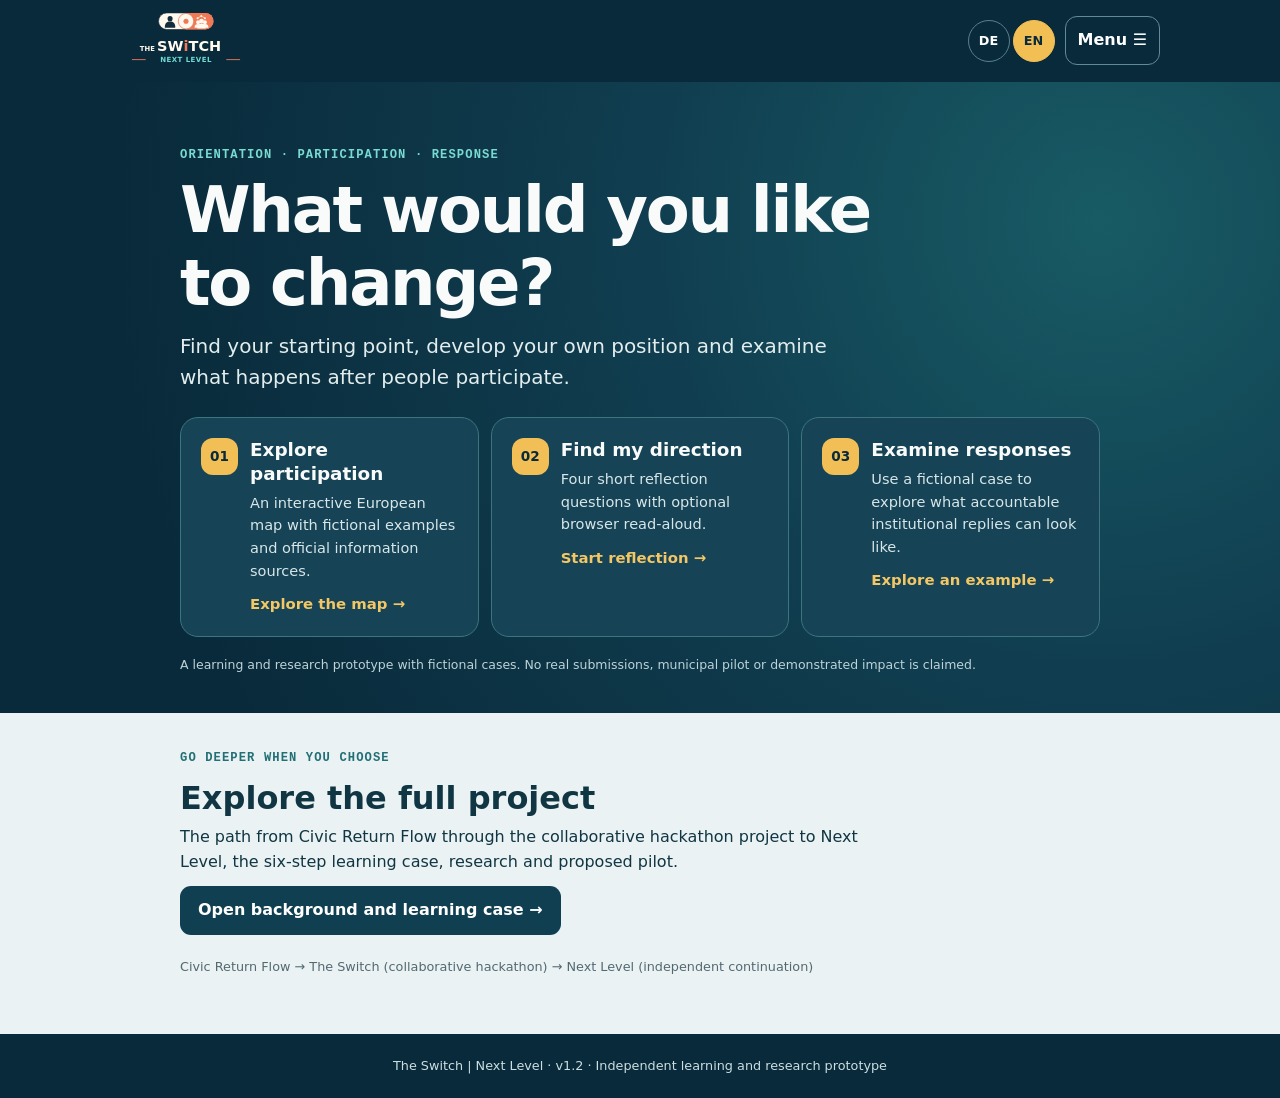
<file: index.html>
<!doctype html>
<html lang="en"><head><meta charset="utf-8"><meta name="viewport" content="width=device-width, initial-scale=1"><meta name="color-scheme" content="dark light"><meta name="description" content="The Switch Next Level: civic orientation, participation discovery and accountable responses. Fictional research and learning prototype."><title>The Switch | Next Level · v1.2</title><link rel="icon" href="./the-switch-next-level-brand.svg" type="image/svg+xml"><link rel="alternate" hreflang="de" href="./index-de.html"><link rel="alternate" hreflang="en" href="./index.html"><link rel="stylesheet" href="./switch-home.css"></head>
<body><a class="skip" href="#main">Skip to content</a><header class="site-header"><a class="brand" href="./index.html" aria-label="The Switch Next Level Home"><img src="./the-switch-next-level-brand.svg" width="280" height="112" alt="The Switch | Next Level"></a><div class="header-actions"><nav class="langs" aria-label="Language"><a href="./index-de.html" lang="de" >DE</a><a href="./index.html" lang="en" aria-current="page">EN</a></nav><details class="menu"><summary>Menu <span aria-hidden="true">☰</span></summary><nav aria-label="Menu"><a href="#start">Get started</a><a href="./find.html">Map</a><a href="./accountability.html#answer-practice">Reply comparison</a><a href="./explore.html">Project & learning case</a><a href="./explore.html#research">Research & pilot</a></nav></details></div></header>
<main id="main"><section class="hero" aria-labelledby="hero-heading"><div class="hero-inner"><p class="eyebrow">ORIENTATION · PARTICIPATION · RESPONSE</p><h1 id="hero-heading">What would you like to change?</h1><p class="intro">Find your starting point, develop your own position and examine what happens after people participate.</p><div class="choices" id="start"><a class="choice" href="./find.html"><span class="choice-number">01</span><span class="choice-body"><strong>Explore participation</strong><span>An interactive European map with fictional examples and official information sources.</span><em>Explore the map <span aria-hidden="true">→</span></em></span></a>
<a class="choice" href="./explore.html#guided-orientation"><span class="choice-number">02</span><span class="choice-body"><strong>Find my direction</strong><span>Four short reflection questions with optional browser read-aloud.</span><em>Start reflection <span aria-hidden="true">→</span></em></span></a>
<a class="choice" href="./accountability.html#answer-practice"><span class="choice-number">03</span><span class="choice-body"><strong>Examine responses</strong><span>Use a fictional case to explore what accountable institutional replies can look like.</span><em>Explore an example <span aria-hidden="true">→</span></em></span></a></div><p class="note">A learning and research prototype with fictional cases. No real submissions, municipal pilot or demonstrated impact is claimed.</p></div></section><section class="deeper" aria-labelledby="deeper-title"><div class="deep-inner"><p class="eyebrow">Go deeper when you choose</p><h2 id="deeper-title">Explore the full project</h2><p>The path from Civic Return Flow through the collaborative hackathon project to Next Level, the six-step learning case, research and proposed pilot.</p><a class="deep-link" href="./explore.html">Open background and learning case <span aria-hidden="true">→</span></a><p class="origin">Civic Return Flow → The Switch (collaborative hackathon) → Next Level (independent continuation)</p></div></section></main><footer>The Switch | Next Level · v1.2 · Independent learning and research prototype</footer></body></html>
</file>
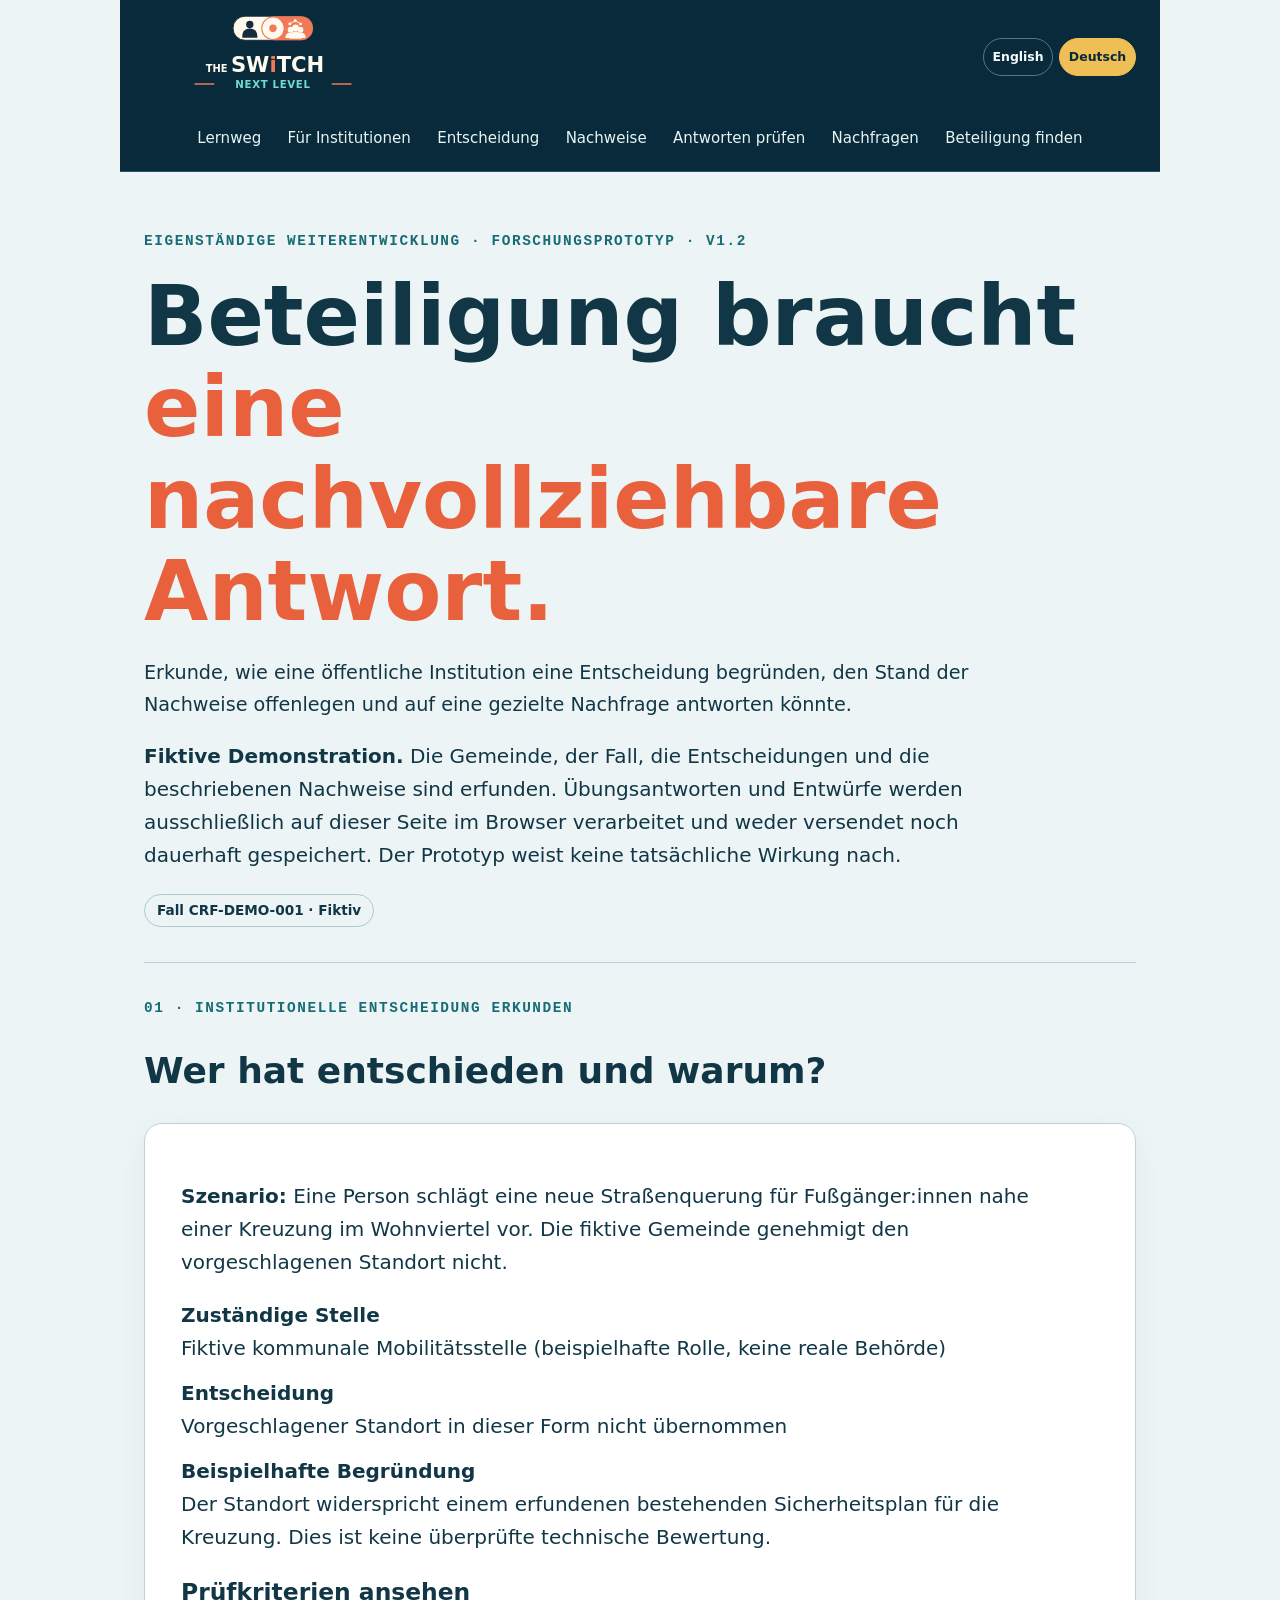
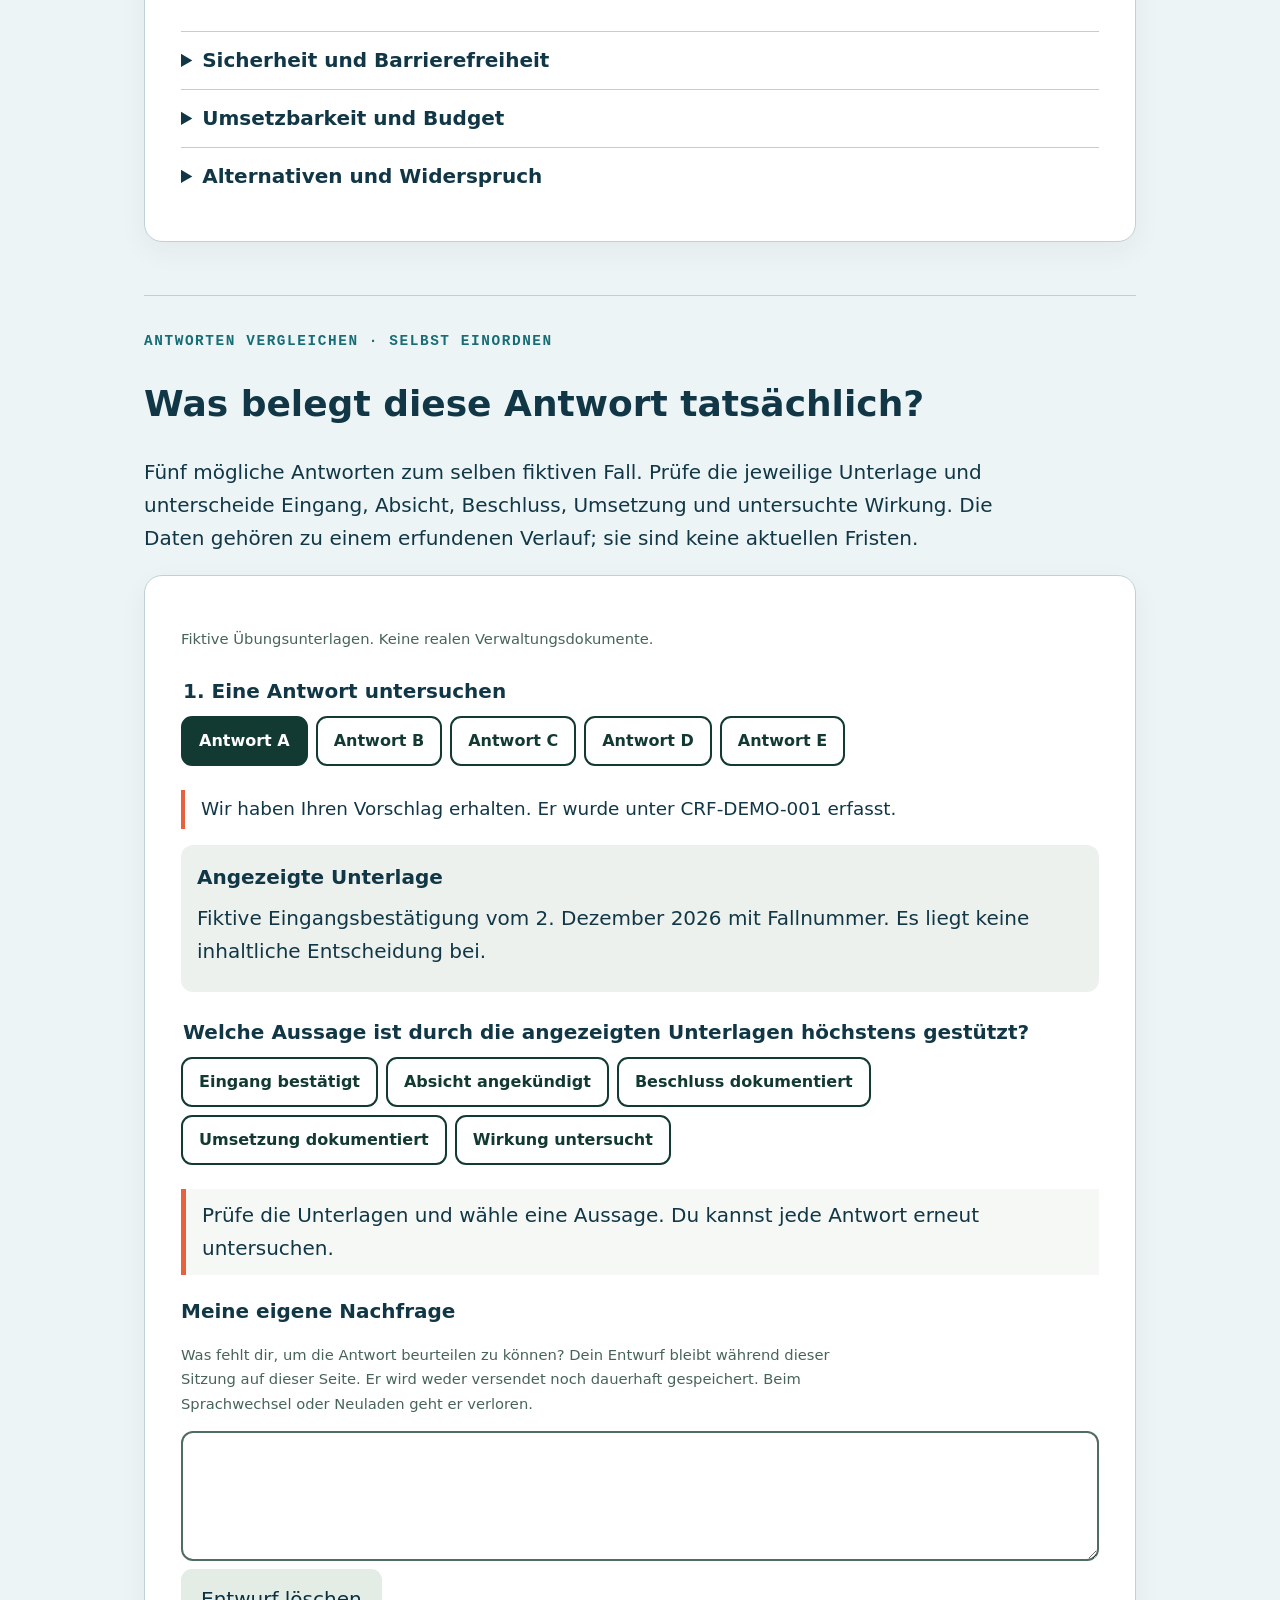
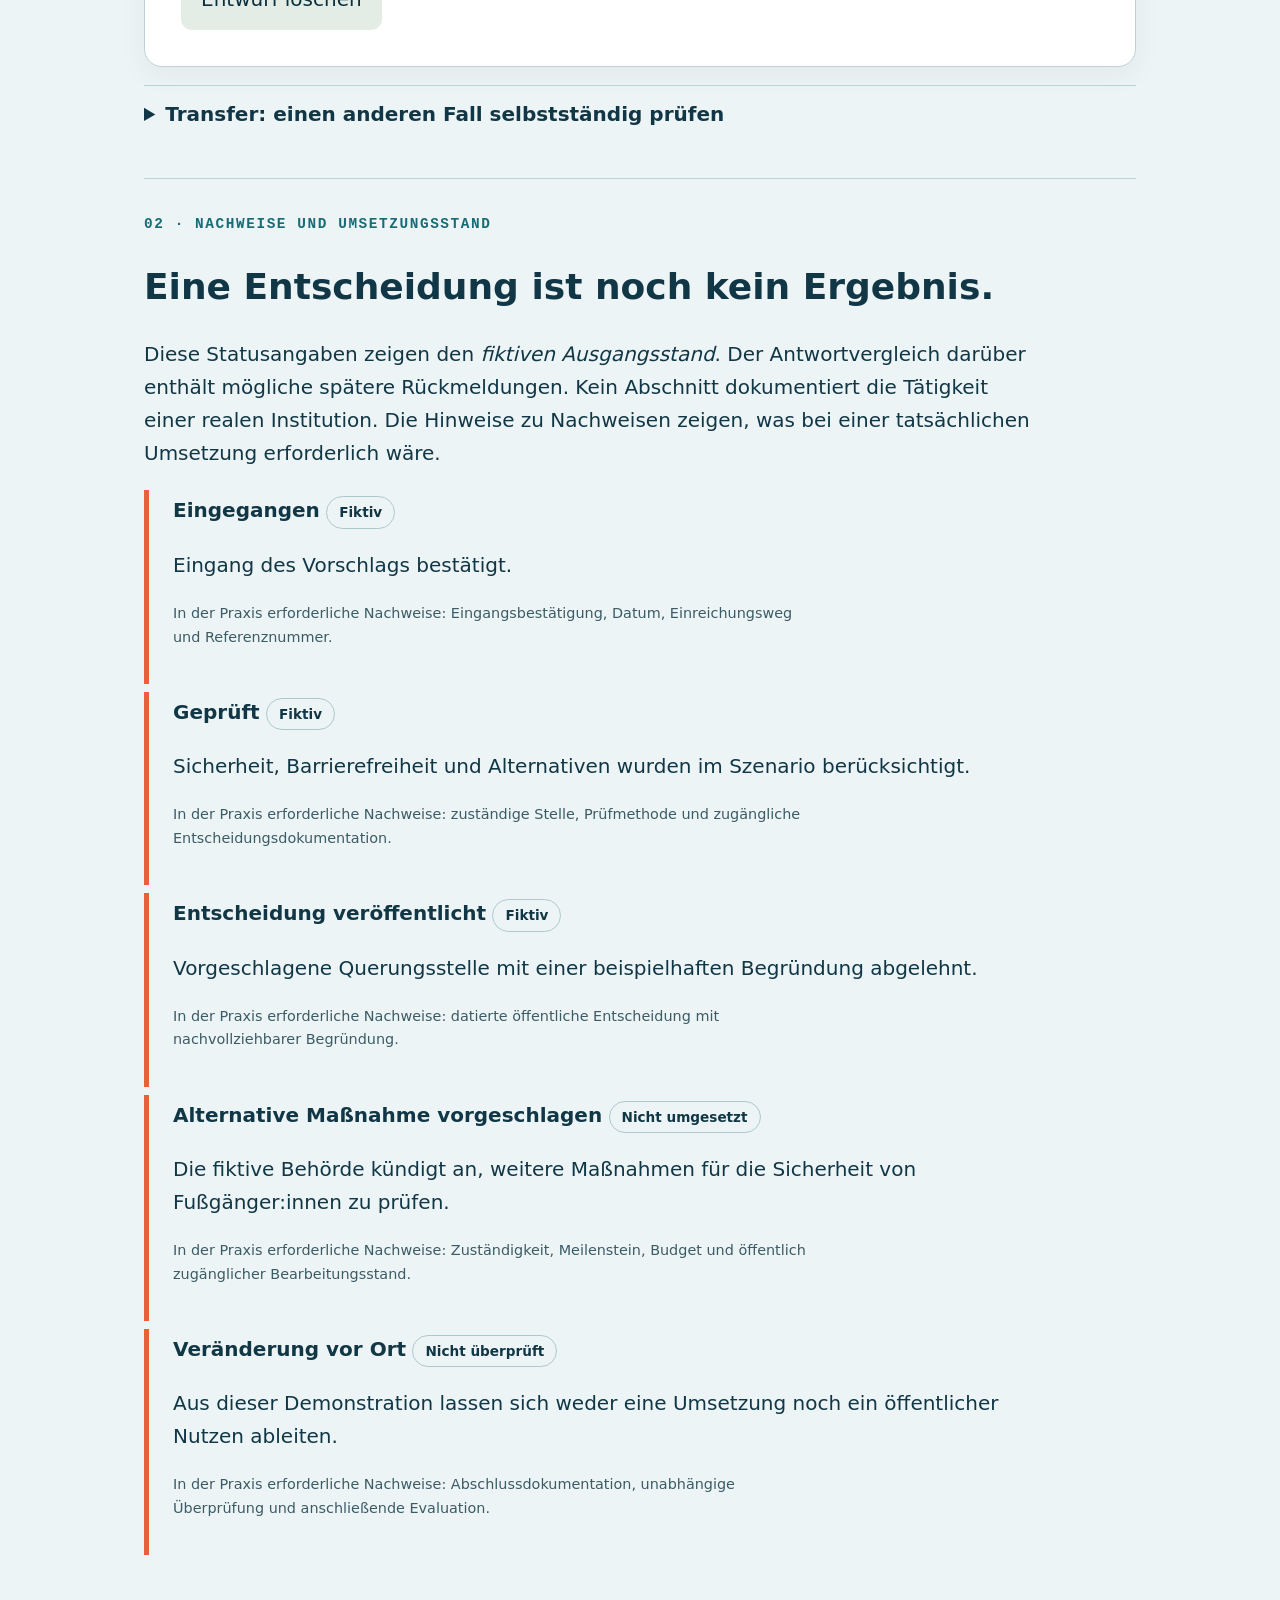
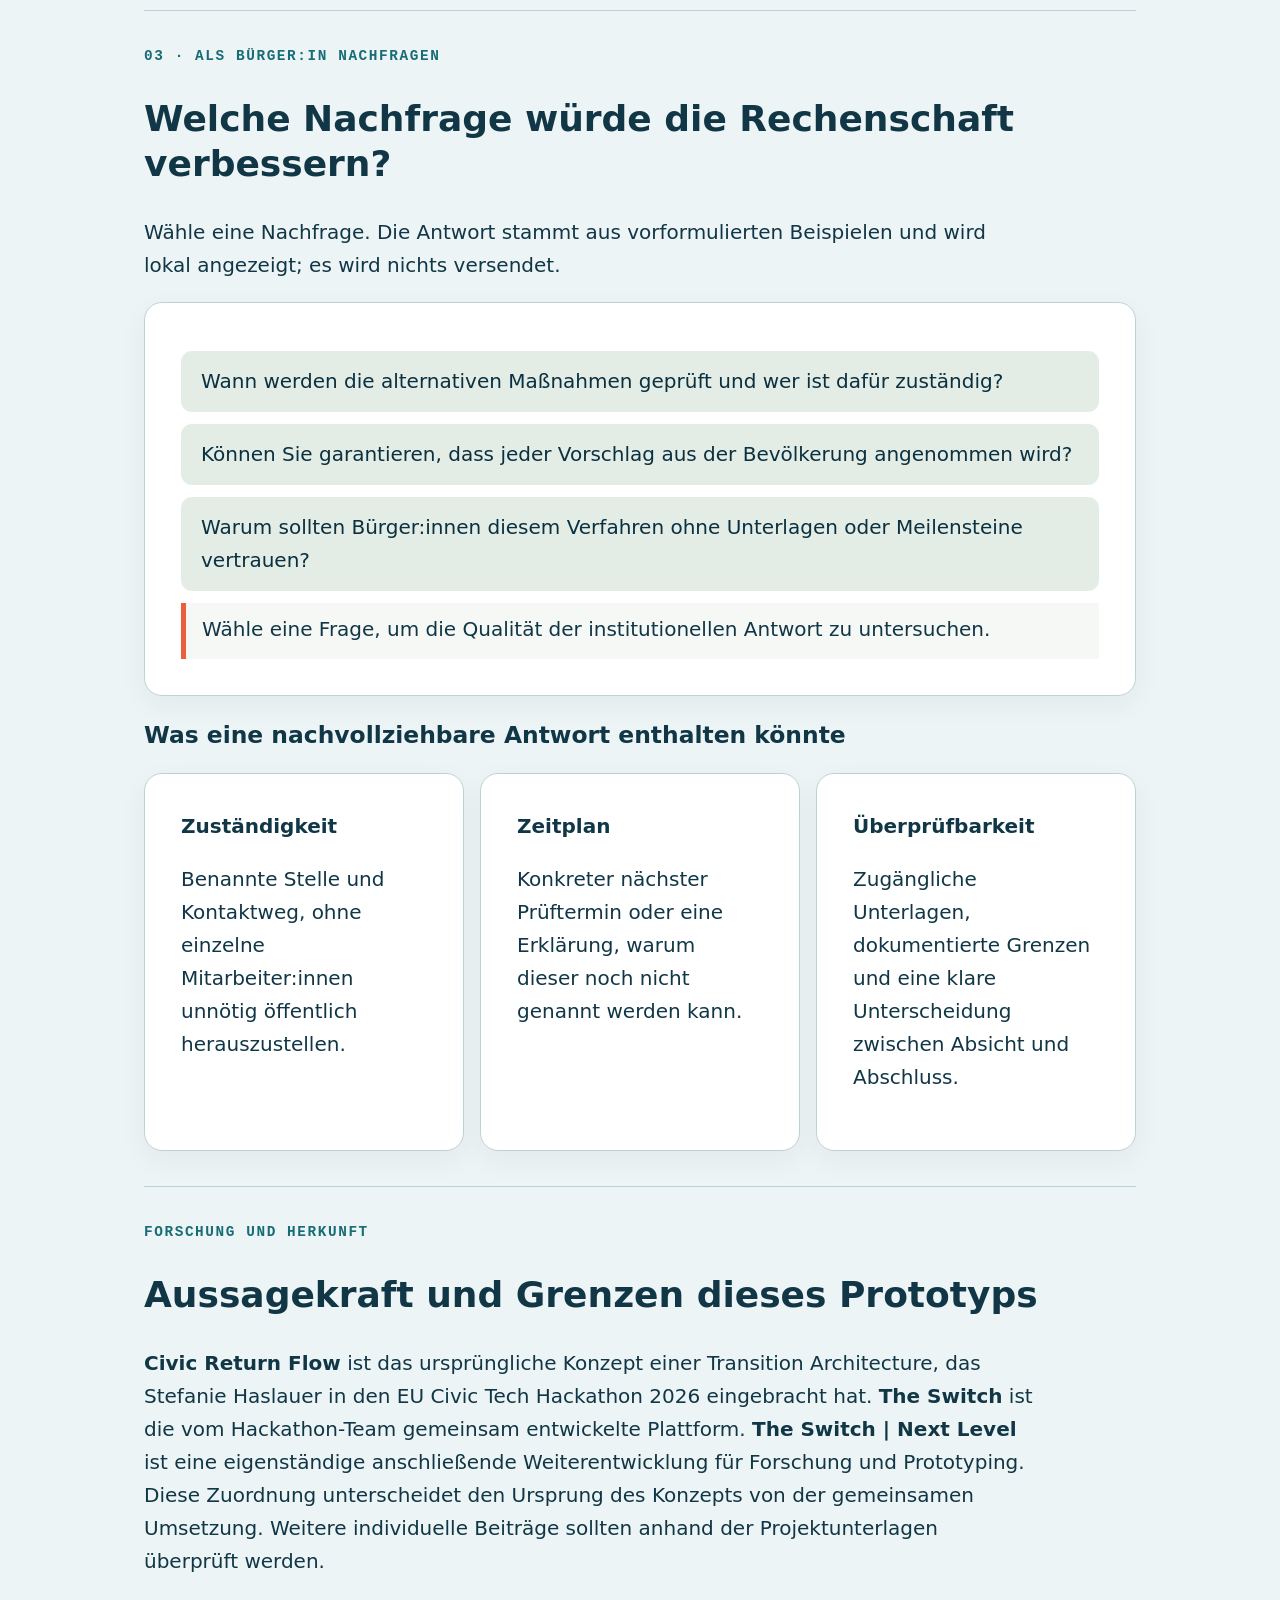
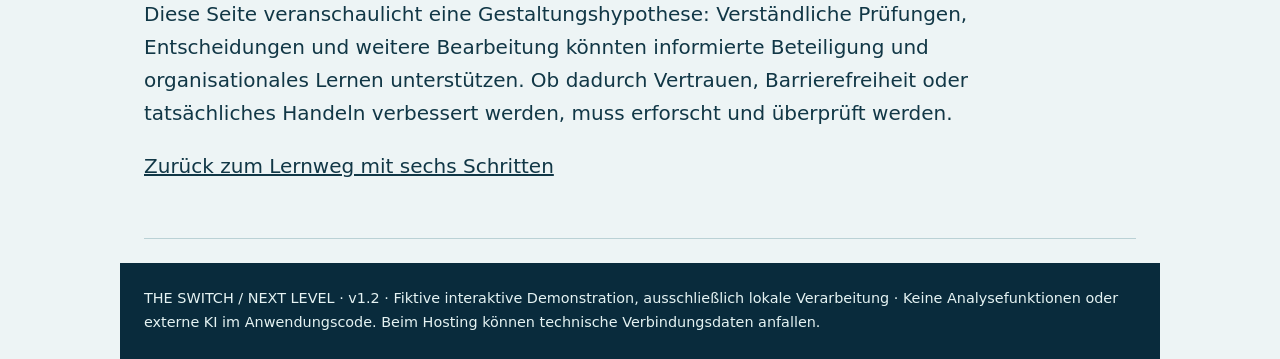
<file: accountability-de.html>
<!doctype html>
<html lang="de"><head><meta charset="utf-8"><meta name="viewport" content="width=device-width, initial-scale=1"><meta name="color-scheme" content="light"><title>Rechenschaft erkunden | The Switch Next Level · Deutsch</title>
<style>
:root{--ink:#123a33;--accent:#e8613c;--paper:#edf1ed;--white:#fff;--muted:#526b63;--line:#bdc9c1}*{box-sizing:border-box}html{scroll-behavior:smooth}body{margin:0;background:var(--paper);color:var(--ink);font:clamp(17px,2.4vw,20px)/1.65 system-ui,-apple-system,Segoe UI,sans-serif}header,main,footer{max-width:1040px;margin:auto;padding:24px}header{display:flex;align-items:center;justify-content:space-between;gap:18px;flex-wrap:wrap;border-bottom:1px solid var(--line)}.brand{font-weight:800;letter-spacing:.04em}.brand span{color:var(--accent)}a{color:inherit}nav{display:flex;gap:20px;flex-wrap:wrap}h1{font-size:clamp(2.4rem,7vw,4.6rem);line-height:1.1;margin:20px 0}h2{font-size:clamp(1.6rem,4vw,2.25rem);line-height:1.25}h3{line-height:1.3}p{max-width:70ch}.eyebrow{font:700 .9rem/1.4 ui-monospace,monospace;letter-spacing:.11em;text-transform:uppercase}.lead{font-size:1.2rem}.accent{color:var(--accent)}section{padding:35px 0;border-bottom:1px solid var(--line)}.panel{background:#fff;border:1px solid var(--line);border-radius:24px;padding:clamp(20px,4vw,36px);margin:18px 0}.pill{display:inline-block;padding:4px 12px;border:1px solid var(--line);border-radius:30px;font-size:.85rem;font-weight:700}.grid{display:grid;grid-template-columns:repeat(auto-fit,minmax(min(100%,290px),1fr));gap:16px}.grid .panel{margin:0}button{font:inherit;cursor:pointer;color:var(--ink);background:#e3ede5;border:2px solid transparent;border-radius:14px;padding:12px 18px;text-align:left;min-height:48px}button:hover{border-color:var(--ink)}button:focus-visible,a:focus-visible,summary:focus-visible{outline:3px solid var(--accent);outline-offset:3px}.choice{display:block;width:100%;margin:12px 0}.choice[aria-pressed=true]{border-color:var(--ink);background:#d2e8d9}.feedback{border-left:5px solid var(--accent);padding:10px 16px;background:#f6f8f5;min-height:56px}.timeline{list-style:none;padding:0}.timeline li{border-left:5px solid var(--accent);padding:4px 0 20px 24px;margin:0 0 8px}dt{font-weight:750;margin-top:12px}dd{margin-left:0}.small{font-size:.9rem;color:var(--muted)}details{border-top:1px solid var(--line);padding:12px 0}summary{cursor:pointer;font-weight:750}footer{font-size:.9rem}.sr-only{position:absolute;width:1px;height:1px;overflow:hidden;clip:rect(0,0,0,0);white-space:nowrap}@media(max-width:500px){header,main,footer{padding:18px}nav{gap:12px}}

.brand { display: inline-flex; flex: 0 0 auto; text-decoration: none; }
.brand-logo { display: block; width: 200px; max-width: 100%; height: auto; }
header { align-items: center; }
@media(max-width:600px) { .brand-logo { width: 174px; } }

.language-switch { display:flex; gap:.35rem; align-items:center; flex-wrap:wrap; }
.language-switch a { display:inline-flex; align-items:center; justify-content:center; min-height:44px; padding:.35rem .75rem; border:1px solid var(--ink); border-radius:999px; text-decoration:none; font:700 .9rem/1.3 system-ui,sans-serif; }
.language-switch a[aria-current="page"] { background:var(--ink); color:#fff; }
h1,h2,h3,.eyebrow,button { overflow-wrap:anywhere; }
html[lang="de"] h1 { font-size:clamp(2.4rem,6.6vw,5.2rem); hyphens:auto; }
@media(max-width:600px) { .language-switch { width:100%; } }
</style><link rel="alternate" hreflang="en" href="./accountability.html">
<link rel="alternate" hreflang="de" href="./accountability-de.html">
<link rel="stylesheet" href="./next-level.css"><link rel="stylesheet" href="./switch-theme.css">
<script src="./switch-ui.js" defer></script>
</head><body><a class="skip-link" href="#main-content">Zum Inhalt</a>
<header><a class="brand" href="./index-de.html" aria-label="The Switch Next Level: Startseite"><img class="brand-logo" src="./the-switch-next-level-brand.svg" alt="The Switch | Next Level" width="520" height="300"></a><nav class="switch-primary" aria-label="Hauptnavigation"><a href="./index-de.html">Lernweg</a><a href="./explore-de.html#institutions">Für Institutionen</a><a href="#decision">Entscheidung</a><a href="#evidence">Nachweise</a><a href="#answer-practice">Antworten prüfen</a><a href="#followup">Nachfragen</a><a href="./find-de.html">Beteiligung finden</a></nav><nav class="language-switch" aria-label="Sprache wählen"><a href="./accountability.html" lang="en" hreflang="en">English</a><a href="./accountability-de.html" lang="de" hreflang="de" aria-current="page">Deutsch</a></nav></header>
<main id="main-content"><section aria-labelledby="main-title"><div class="eyebrow">Eigenständige Weiterentwicklung · Forschungsprototyp · v1.2</div><h1 id="main-title">Beteiligung braucht <span class="accent">eine nachvollziehbare Antwort.</span></h1><p class="lead">Erkunde, wie eine öffentliche Institution eine Entscheidung begründen, den Stand der Nachweise offenlegen und auf eine gezielte Nachfrage antworten könnte.</p><p><strong>Fiktive Demonstration.</strong> Die Gemeinde, der Fall, die Entscheidungen und die beschriebenen Nachweise sind erfunden. Übungsantworten und Entwürfe werden ausschließlich auf dieser Seite im Browser verarbeitet und weder versendet noch dauerhaft gespeichert. Der Prototyp weist keine tatsächliche Wirkung nach.</p><span class="pill">Fall CRF-DEMO-001 · Fiktiv</span></section>
<section id="decision"><div class="eyebrow">01 · Institutionelle Entscheidung erkunden</div><h2>Wer hat entschieden und warum?</h2><div class="panel"><p><strong>Szenario:</strong> Eine Person schlägt eine neue Straßenquerung für Fußgänger:innen nahe einer Kreuzung im Wohnviertel vor. Die fiktive Gemeinde genehmigt den vorgeschlagenen Standort nicht.</p><dl><dt>Zuständige Stelle</dt><dd>Fiktive kommunale Mobilitätsstelle (beispielhafte Rolle, keine reale Behörde)</dd><dt>Entscheidung</dt><dd>Vorgeschlagener Standort in dieser Form nicht übernommen</dd><dt>Beispielhafte Begründung</dt><dd>Der Standort widerspricht einem erfundenen bestehenden Sicherheitsplan für die Kreuzung. Dies ist keine überprüfte technische Bewertung.</dd></dl><h3>Prüfkriterien ansehen</h3><details><summary>Sicherheit und Barrierefreiheit</summary><p>Wurden Risiken für Fußgänger:innen, Rollstuhlnutzer:innen und andere Verkehrsteilnehmer:innen geprüft? In einem realen Fall sollten eine datierte Bewertung und die für die Prüfung zuständige Stelle benannt sein. <strong>Nachweise hier: nicht vorhanden.</strong></p></details><details><summary>Umsetzbarkeit und Budget</summary><p>Welche Gestaltungsalternativen und Kosten wurden berücksichtigt? Eine nachvollziehbare öffentliche Antwort würde auf relevante Unterlagen verweisen, soweit dies rechtlich zulässig ist. <strong>Nachweise hier: nicht vorhanden.</strong></p></details><details><summary>Alternativen und Widerspruch</summary><p>Welche Vorschläge wurden nicht übernommen und warum? Öffentlicher Widerspruch sollte sichtbar bleiben. <strong>Nachweise hier: nur beispielhafte Darstellung.</strong></p></details></div></section>
<section id="answer-practice" class="practice" aria-labelledby="practice-title"><div class="eyebrow">Antworten vergleichen · Selbst einordnen</div><h2 id="practice-title">Was belegt diese Antwort tatsächlich?</h2><p>Fünf mögliche Antworten zum selben fiktiven Fall. Prüfe die jeweilige Unterlage und unterscheide Eingang, Absicht, Beschluss, Umsetzung und untersuchte Wirkung. Die Daten gehören zu einem erfundenen Verlauf; sie sind keine aktuellen Fristen.</p><details><summary>Transfer: einen anderen Fall selbstständig prüfen</summary><p><strong>Neuer fiktiver Fall:</strong> Eine Bibliothek bittet um Vorschläge zu ihren Öffnungszeiten. Später schreibt sie: „Die zusätzlichen Abendstunden sind beschlossen.“ Eine veröffentlichte Entscheidung liegt bei, aber weder ein aktualisierter Öffnungszeitenplan noch Nutzungsdaten.</p><p>Was ist dadurch gestützt? Was bleibt offen? Formuliere eine eigene Nachfrage, bevor du die Orientierungshilfe öffnest.</p><details><summary>Orientierungshilfe ansehen</summary><p>Der Beschluss ist dokumentiert. Ob die zusätzlichen Stunden tatsächlich angeboten werden und wem sie zugutekommen, bleibt offen. Eine passende Nachfrage könnte nach Beginn, veröffentlichtem Zeitplan und späterer Untersuchung der Nutzung fragen. Andere begründete Fragen sind ebenso möglich.</p></details><p class="source-note">Diese Selbstprüfung misst keinen nachhaltigen Lerntransfer. Dafür wäre eine zeitversetzte, unabhängige Erprobung erforderlich.</p></details><noscript><p>Für die interaktive Übung bitte JavaScript aktivieren. Merksatz: Eine Eingangsbestätigung belegt keine Entscheidung; ein Beschluss belegt keine Umsetzung; eine dokumentierte Umsetzung belegt noch keine Wirkung. Ein Vorher-Nachher-Vergleich allein belegt keine Ursache.</p></noscript></section>
<section id="evidence"><div class="eyebrow">02 · Nachweise und Umsetzungsstand</div><h2>Eine Entscheidung ist noch kein Ergebnis.</h2><p>Diese Statusangaben zeigen den <em>fiktiven Ausgangsstand</em>. Der Antwortvergleich darüber enthält mögliche spätere Rückmeldungen. Kein Abschnitt dokumentiert die Tätigkeit einer realen Institution. Die Hinweise zu Nachweisen zeigen, was bei einer tatsächlichen Umsetzung erforderlich wäre.</p><ol class="timeline"><li><strong>Eingegangen</strong> <span class="pill">Fiktiv</span><p>Eingang des Vorschlags bestätigt.</p><p class="small">In der Praxis erforderliche Nachweise: Eingangsbestätigung, Datum, Einreichungsweg und Referenznummer.</p></li><li><strong>Geprüft</strong> <span class="pill">Fiktiv</span><p>Sicherheit, Barrierefreiheit und Alternativen wurden im Szenario berücksichtigt.</p><p class="small">In der Praxis erforderliche Nachweise: zuständige Stelle, Prüfmethode und zugängliche Entscheidungsdokumentation.</p></li><li><strong>Entscheidung veröffentlicht</strong> <span class="pill">Fiktiv</span><p>Vorgeschlagene Querungsstelle mit einer beispielhaften Begründung abgelehnt.</p><p class="small">In der Praxis erforderliche Nachweise: datierte öffentliche Entscheidung mit nachvollziehbarer Begründung.</p></li><li><strong>Alternative Maßnahme vorgeschlagen</strong> <span class="pill">Nicht umgesetzt</span><p>Die fiktive Behörde kündigt an, weitere Maßnahmen für die Sicherheit von Fußgänger:innen zu prüfen.</p><p class="small">In der Praxis erforderliche Nachweise: Zuständigkeit, Meilenstein, Budget und öffentlich zugänglicher Bearbeitungsstand.</p></li><li><strong>Veränderung vor Ort</strong> <span class="pill">Nicht überprüft</span><p>Aus dieser Demonstration lassen sich weder eine Umsetzung noch ein öffentlicher Nutzen ableiten.</p><p class="small">In der Praxis erforderliche Nachweise: Abschlussdokumentation, unabhängige Überprüfung und anschließende Evaluation.</p></li></ol></section>
<section id="followup"><div class="eyebrow">03 · Als Bürger:in nachfragen</div><h2>Welche Nachfrage würde die Rechenschaft verbessern?</h2><p>Wähle eine Nachfrage. Die Antwort stammt aus vorformulierten Beispielen und wird lokal angezeigt; es wird nichts versendet.</p><div class="panel" role="group" aria-label="Nachfrage auswählen"><button class="choice" data-answer="1" aria-pressed="false">Wann werden die alternativen Maßnahmen geprüft und wer ist dafür zuständig?</button><button class="choice" data-answer="2" aria-pressed="false">Können Sie garantieren, dass jeder Vorschlag aus der Bevölkerung angenommen wird?</button><button class="choice" data-answer="3" aria-pressed="false">Warum sollten Bürger:innen diesem Verfahren ohne Unterlagen oder Meilensteine vertrauen?</button><div id="feedback" class="feedback" role="status" aria-live="polite">Wähle eine Frage, um die Qualität der institutionellen Antwort zu untersuchen.</div></div><h3>Was eine nachvollziehbare Antwort enthalten könnte</h3><div class="grid"><div class="panel"><strong>Zuständigkeit</strong><p>Benannte Stelle und Kontaktweg, ohne einzelne Mitarbeiter:innen unnötig öffentlich herauszustellen.</p></div><div class="panel"><strong>Zeitplan</strong><p>Konkreter nächster Prüftermin oder eine Erklärung, warum dieser noch nicht genannt werden kann.</p></div><div class="panel"><strong>Überprüfbarkeit</strong><p>Zugängliche Unterlagen, dokumentierte Grenzen und eine klare Unterscheidung zwischen Absicht und Abschluss.</p></div></div></section>
<section><div class="eyebrow">Forschung und Herkunft</div><h2>Aussagekraft und Grenzen dieses Prototyps</h2><p><strong>Civic Return Flow</strong> ist das ursprüngliche Konzept einer Transition Architecture, das Stefanie Haslauer in den EU Civic Tech Hackathon 2026 eingebracht hat. <strong>The Switch</strong> ist die vom Hackathon-Team gemeinsam entwickelte Plattform. <strong>The Switch | Next Level</strong> ist eine eigenständige anschließende Weiterentwicklung für Forschung und Prototyping. Diese Zuordnung unterscheidet den Ursprung des Konzepts von der gemeinsamen Umsetzung. Weitere individuelle Beiträge sollten anhand der Projektunterlagen überprüft werden.</p><p>Diese Seite veranschaulicht eine Gestaltungshypothese: Verständliche Prüfungen, Entscheidungen und weitere Bearbeitung könnten informierte Beteiligung und organisationales Lernen unterstützen. Ob dadurch Vertrauen, Barrierefreiheit oder tatsächliches Handeln verbessert werden, muss erforscht und überprüft werden.</p><p><a href="./index-de.html">Zurück zum Lernweg mit sechs Schritten</a></p></section></main><footer>THE SWITCH / NEXT LEVEL · v1.2 · Fiktive interaktive Demonstration, ausschließlich lokale Verarbeitung · Keine Analysefunktionen oder externe KI im Anwendungscode. Beim Hosting können technische Verbindungsdaten anfallen.</footer>
<script>
(()=>{'use strict';const messages={"1": "Gezielte Nachfrage. Sie verlangt eine zuständige Stelle und einen zeitlich bestimmten nächsten Schritt. Eine reale Antwort sollte auf überprüfbare Unterlagen verweisen oder erklären, warum die Information nicht verfügbar ist.", "2": "Diese Garantie ist nicht angemessen. Rechenschaft bedeutet nicht, jeden Vorschlag anzunehmen. Sie verlangt eine nachvollziehbare Prüfung, Begründungen und eine sichtbare Antwort.", "3": "Berechtigte Kritik. Frage nach der Entscheidungsdokumentation, den Prüfkriterien, der Zuständigkeit und künftigen Meilensteinen. Ein Versprechen ohne Nachweise ist keine überprüfte Umsetzung."};const feedback=document.getElementById('feedback');document.querySelectorAll('[data-answer]').forEach(button=>button.addEventListener('click',()=>{document.querySelectorAll('[data-answer]').forEach(other=>other.setAttribute('aria-pressed',String(other===button)));feedback.textContent=messages[button.dataset.answer]}));})();
</script><script>document.querySelectorAll(".language-switch a").forEach(link => { link.addEventListener("click", () => { link.hash = window.location.hash; }); });</script>
<script src="./answer-practice.js" defer></script></body></html>
</file>
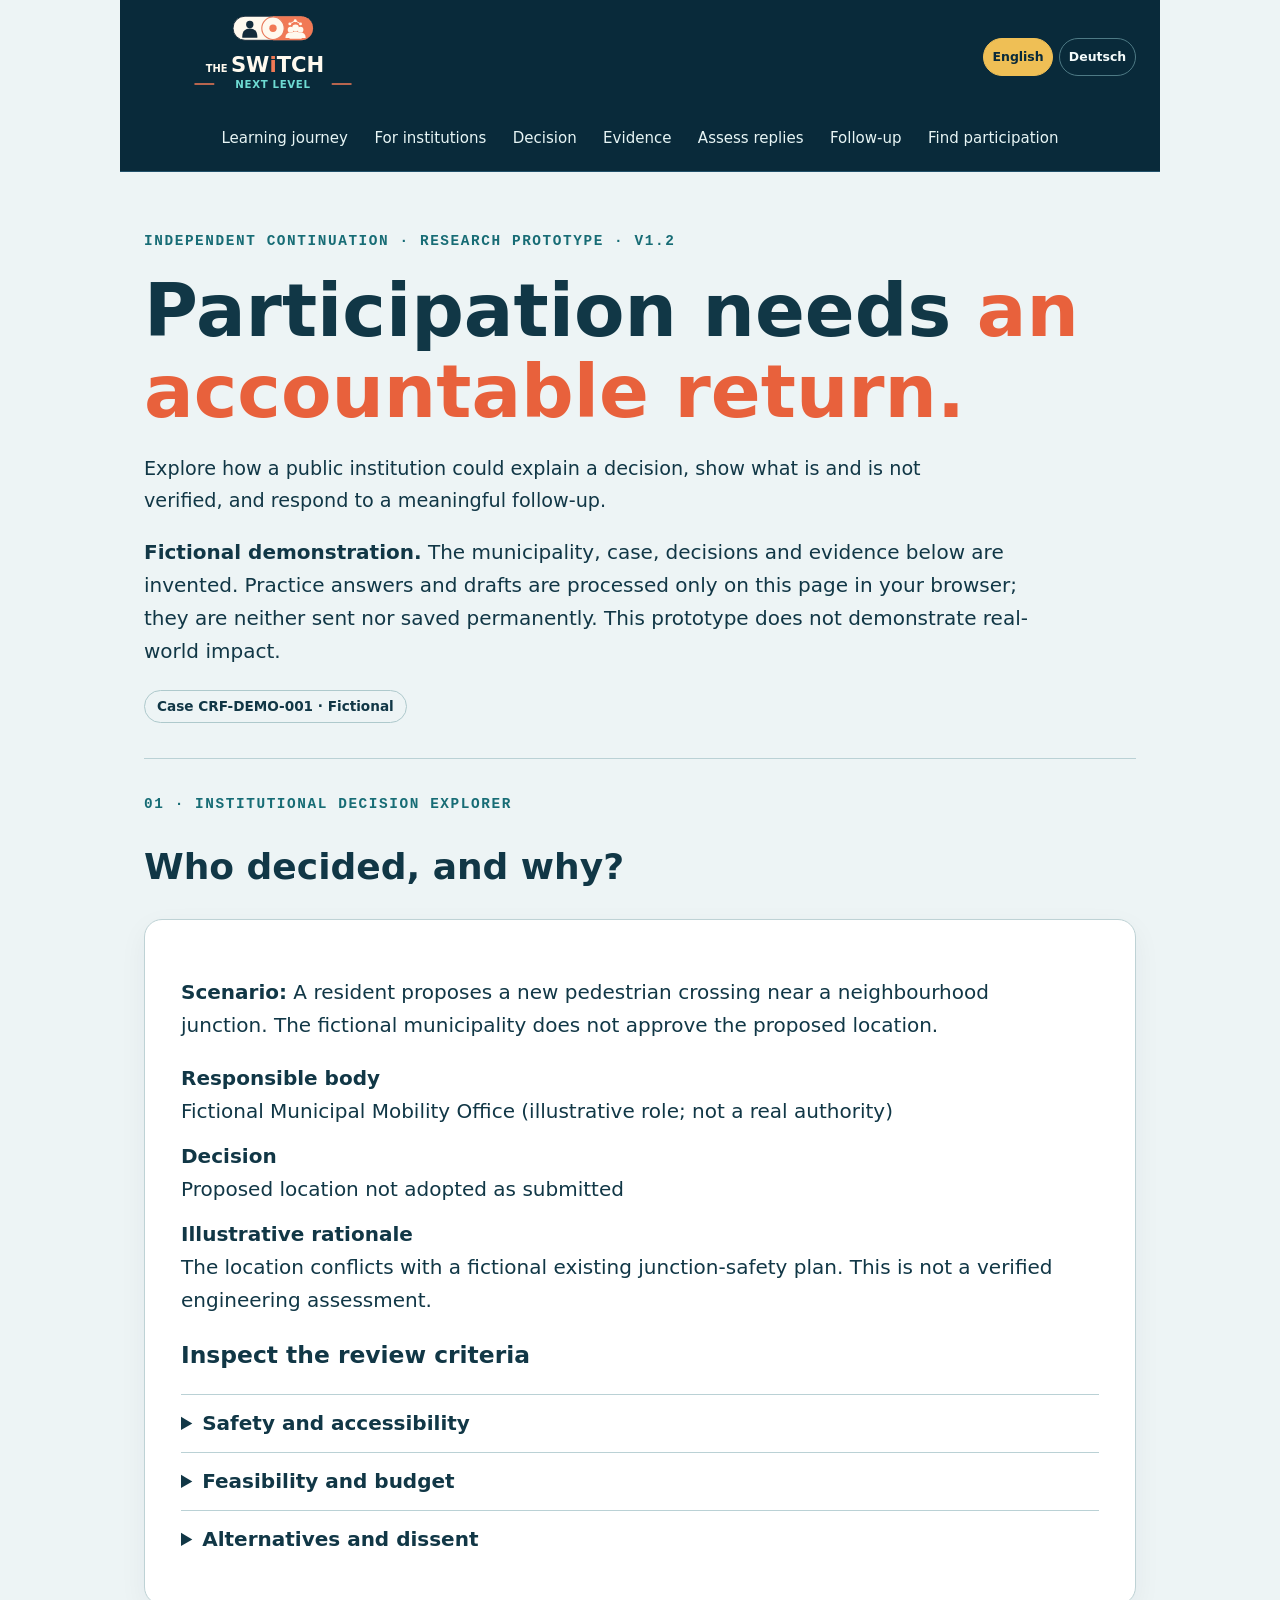
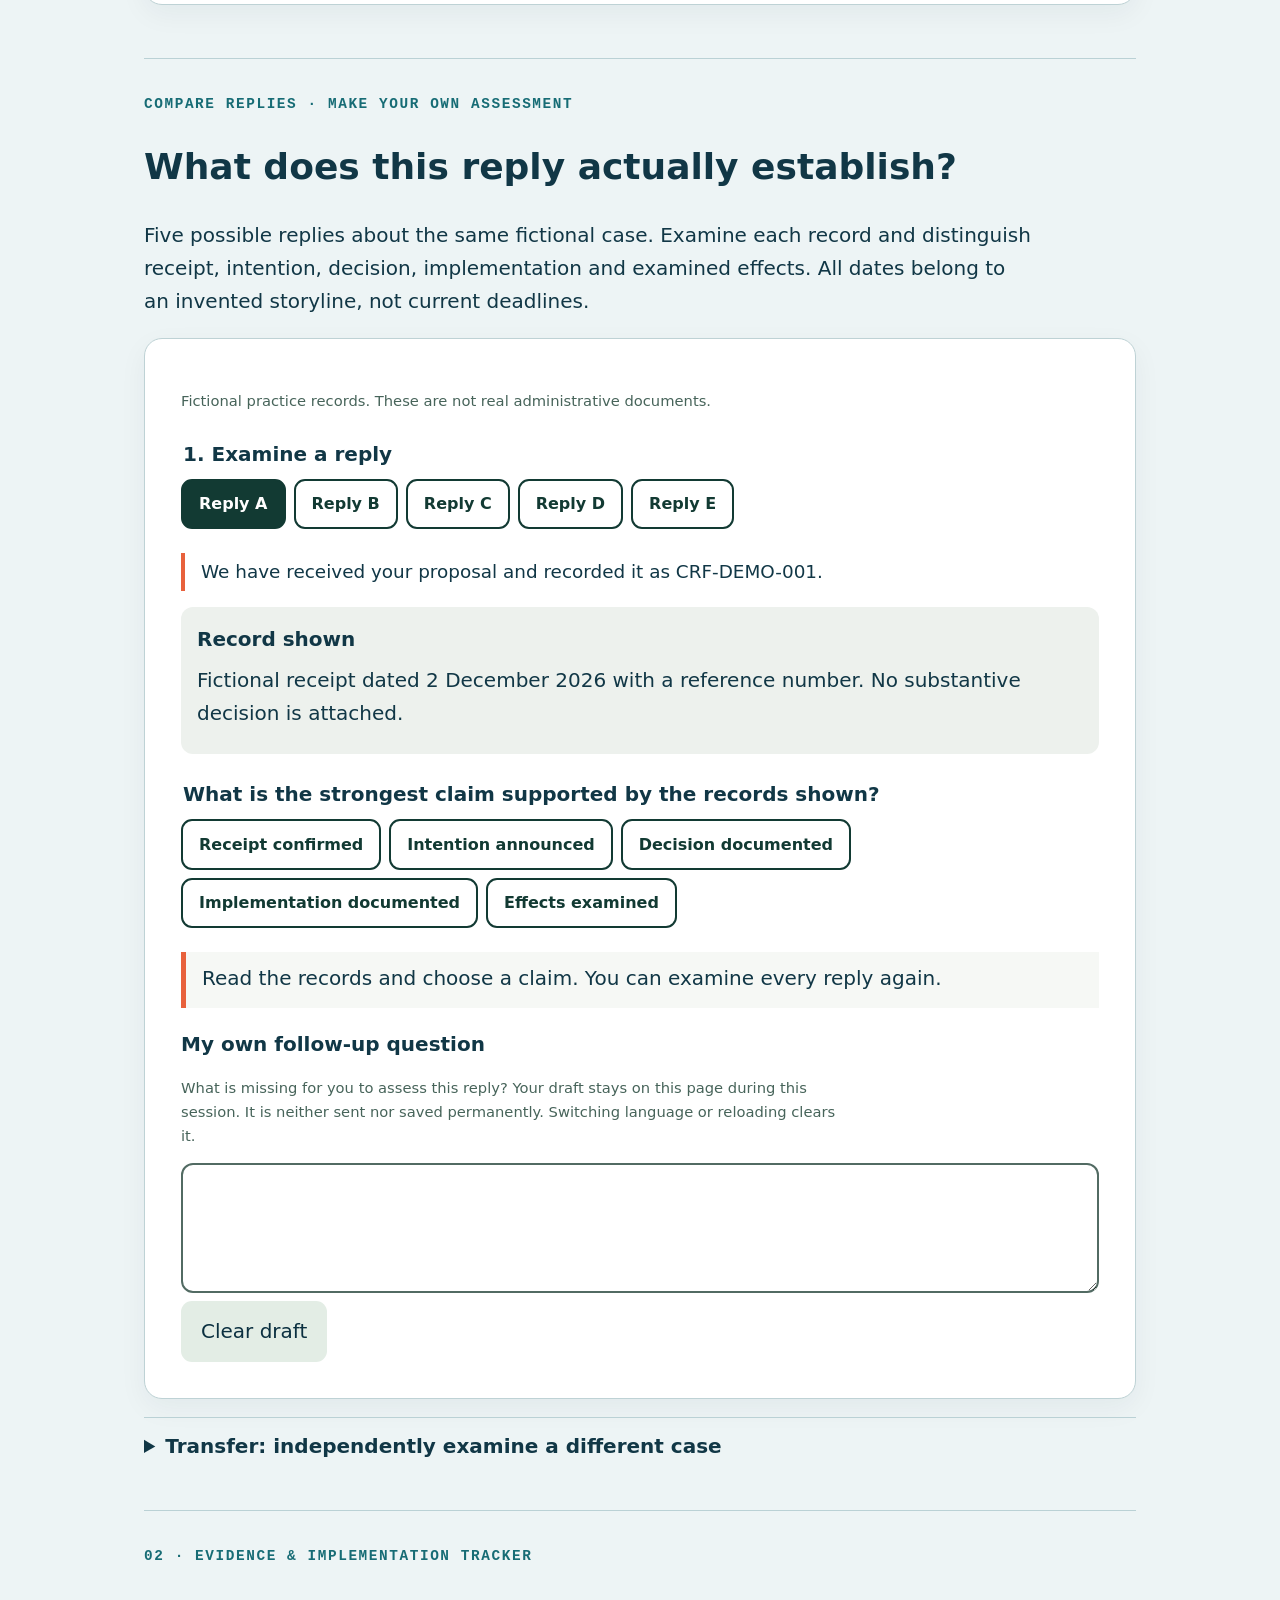
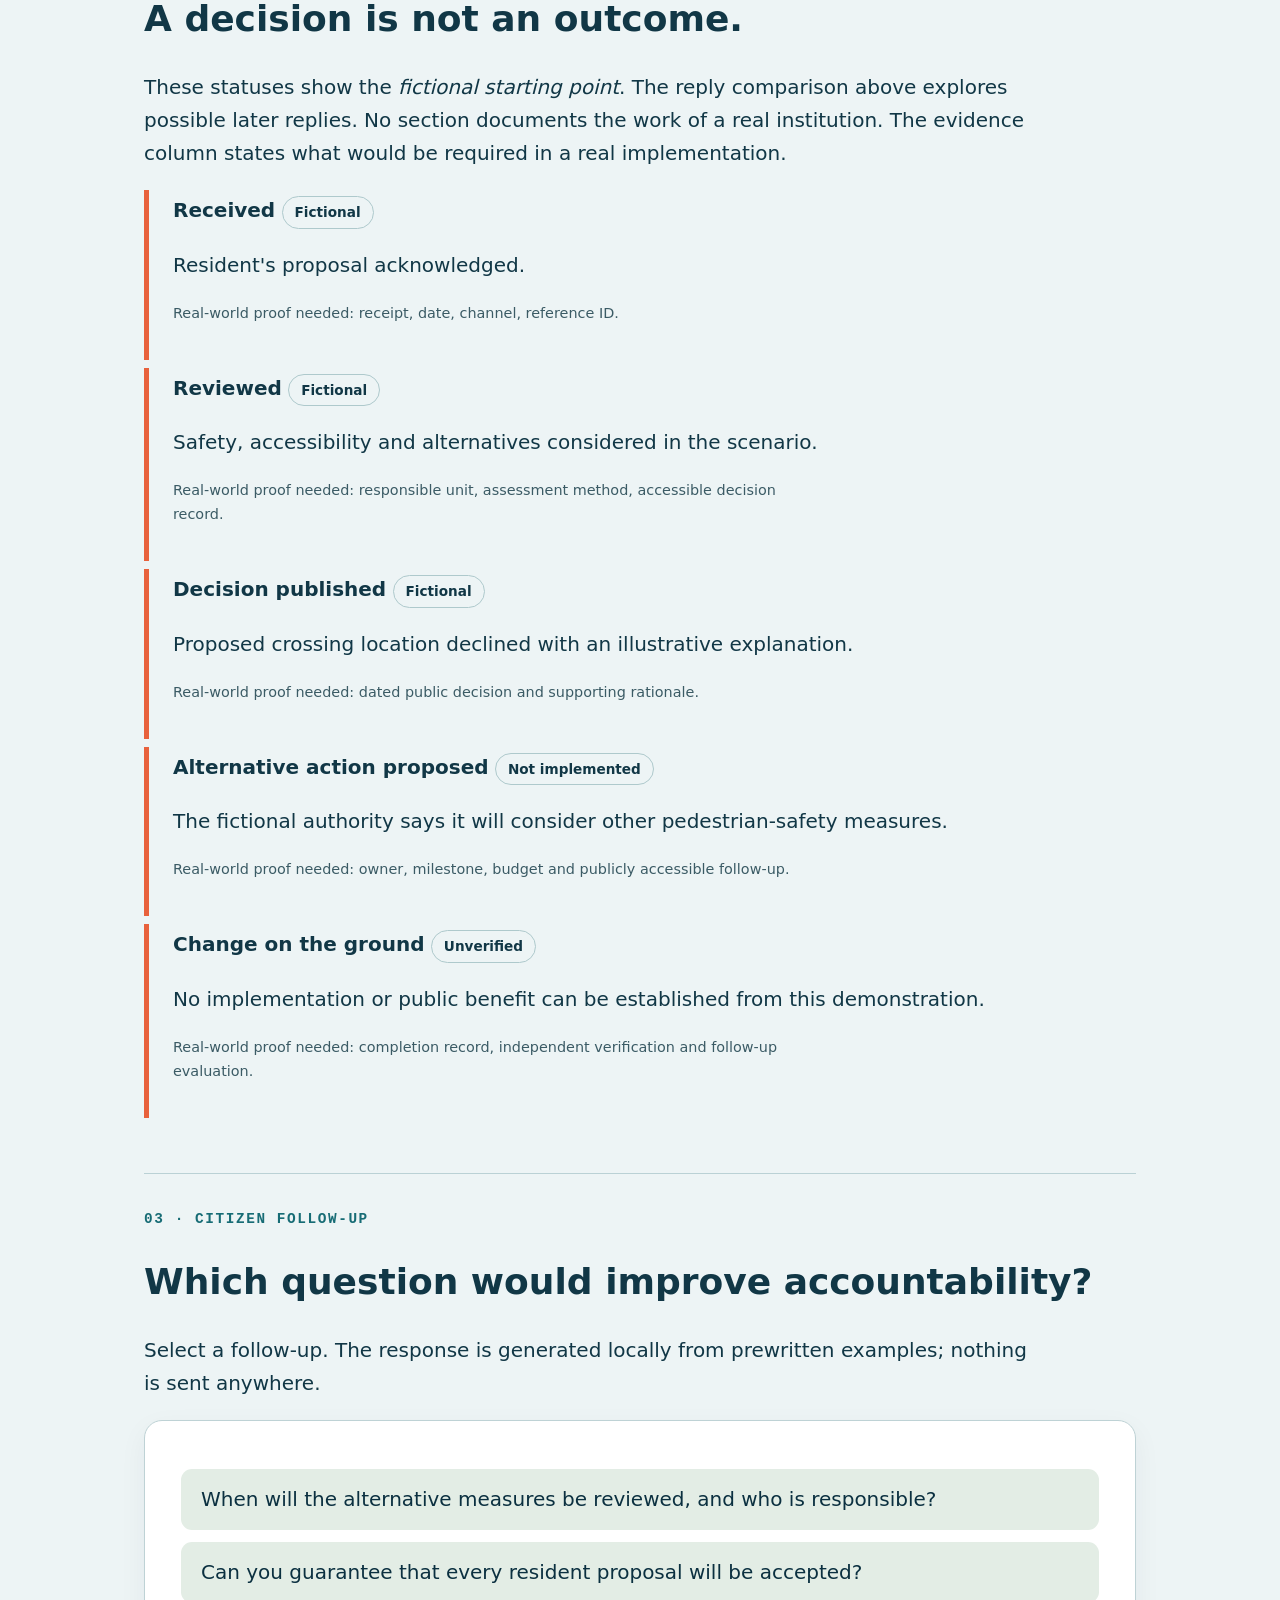
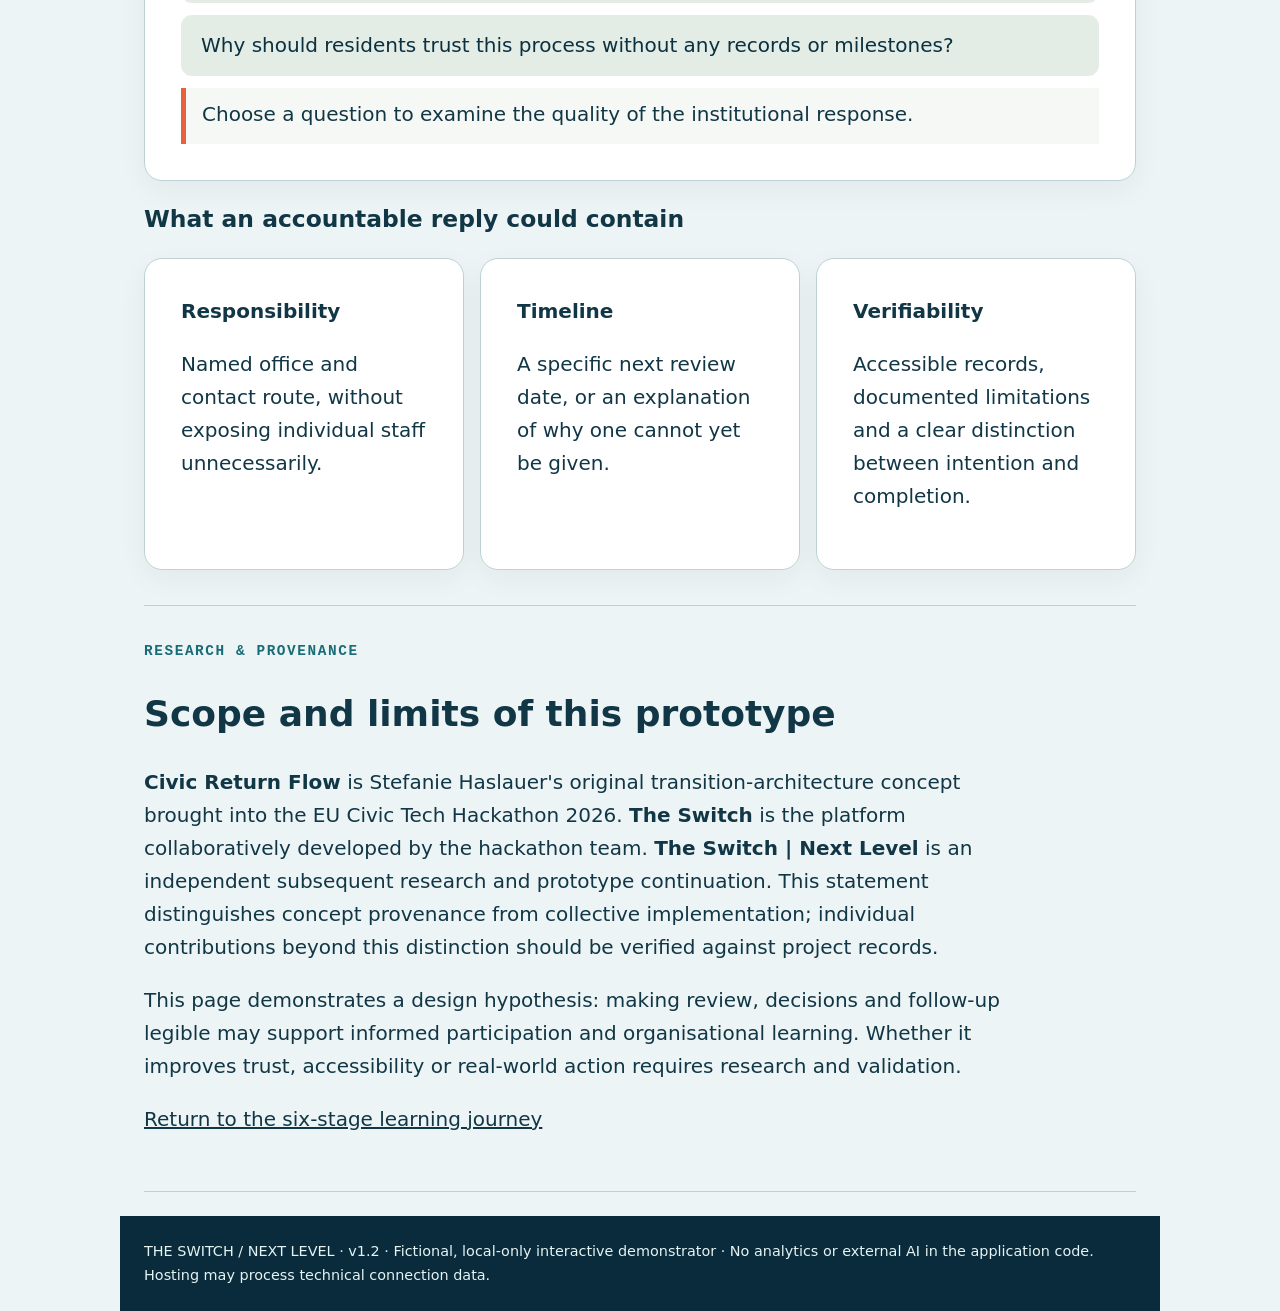
<file: accountability.html>
<!doctype html>
<html lang="en"><head><meta charset="utf-8"><meta name="viewport" content="width=device-width, initial-scale=1"><meta name="color-scheme" content="light"><title>Accountability Explorer | The Switch Next Level</title>
<style>
:root{--ink:#123a33;--accent:#e8613c;--paper:#edf1ed;--white:#fff;--muted:#526b63;--line:#bdc9c1}*{box-sizing:border-box}html{scroll-behavior:smooth}body{margin:0;background:var(--paper);color:var(--ink);font:clamp(17px,2.4vw,20px)/1.65 system-ui,-apple-system,Segoe UI,sans-serif}header,main,footer{max-width:1040px;margin:auto;padding:24px}header{display:flex;align-items:center;justify-content:space-between;gap:18px;flex-wrap:wrap;border-bottom:1px solid var(--line)}.brand{font-weight:800;letter-spacing:.04em}.brand span{color:var(--accent)}a{color:inherit}nav{display:flex;gap:20px;flex-wrap:wrap}h1{font-size:clamp(2.4rem,7vw,4.6rem);line-height:1.1;margin:20px 0}h2{font-size:clamp(1.6rem,4vw,2.25rem);line-height:1.25}h3{line-height:1.3}p{max-width:70ch}.eyebrow{font:700 .9rem/1.4 ui-monospace,monospace;letter-spacing:.11em;text-transform:uppercase}.lead{font-size:1.2rem}.accent{color:var(--accent)}section{padding:35px 0;border-bottom:1px solid var(--line)}.panel{background:#fff;border:1px solid var(--line);border-radius:24px;padding:clamp(20px,4vw,36px);margin:18px 0}.pill{display:inline-block;padding:4px 12px;border:1px solid var(--line);border-radius:30px;font-size:.85rem;font-weight:700}.grid{display:grid;grid-template-columns:repeat(auto-fit,minmax(min(100%,290px),1fr));gap:16px}.grid .panel{margin:0}button{font:inherit;cursor:pointer;color:var(--ink);background:#e3ede5;border:2px solid transparent;border-radius:14px;padding:12px 18px;text-align:left;min-height:48px}button:hover{border-color:var(--ink)}button:focus-visible,a:focus-visible,summary:focus-visible{outline:3px solid var(--accent);outline-offset:3px}.choice{display:block;width:100%;margin:12px 0}.choice[aria-pressed=true]{border-color:var(--ink);background:#d2e8d9}.feedback{border-left:5px solid var(--accent);padding:10px 16px;background:#f6f8f5;min-height:56px}.timeline{list-style:none;padding:0}.timeline li{border-left:5px solid var(--accent);padding:4px 0 20px 24px;margin:0 0 8px}dt{font-weight:750;margin-top:12px}dd{margin-left:0}.small{font-size:.9rem;color:var(--muted)}details{border-top:1px solid var(--line);padding:12px 0}summary{cursor:pointer;font-weight:750}footer{font-size:.9rem}.sr-only{position:absolute;width:1px;height:1px;overflow:hidden;clip:rect(0,0,0,0);white-space:nowrap}@media(max-width:500px){header,main,footer{padding:18px}nav{gap:12px}}

.brand { display: inline-flex; flex: 0 0 auto; text-decoration: none; }
.brand-logo { display: block; width: 200px; max-width: 100%; height: auto; }
header { align-items: center; }
@media(max-width:600px) { .brand-logo { width: 174px; } }

.language-switch { display:flex; gap:.35rem; align-items:center; flex-wrap:wrap; }
.language-switch a { display:inline-flex; align-items:center; justify-content:center; min-height:44px; padding:.35rem .75rem; border:1px solid var(--ink); border-radius:999px; text-decoration:none; font:700 .9rem/1.3 system-ui,sans-serif; }
.language-switch a[aria-current="page"] { background:var(--ink); color:#fff; }
h1,h2,h3,.eyebrow,button { overflow-wrap:anywhere; }
html[lang="de"] h1 { font-size:clamp(2.4rem,6.6vw,5.2rem); hyphens:auto; }
@media(max-width:600px) { .language-switch { width:100%; } }
</style><link rel="alternate" hreflang="en" href="./accountability.html">
<link rel="alternate" hreflang="de" href="./accountability-de.html">
<link rel="stylesheet" href="./next-level.css"><link rel="stylesheet" href="./switch-theme.css">
<script src="./switch-ui.js" defer></script>
</head><body><a class="skip-link" href="#main-content">Skip to content</a>
<header><a class="brand" href="./index.html" aria-label="The Switch Next Level home"><img class="brand-logo" src="./the-switch-next-level-brand.svg" alt="The Switch | Next Level" width="520" height="300"></a><nav class="switch-primary" aria-label="Primary"><a href="./index.html">Learning journey</a><a href="./explore.html#institutions">For institutions</a><a href="#decision">Decision</a><a href="#evidence">Evidence</a><a href="#answer-practice">Assess replies</a><a href="#followup">Follow-up</a><a href="./find.html">Find participation</a></nav><nav class="language-switch" aria-label="Choose language"><a href="./accountability.html" lang="en" hreflang="en" aria-current="page">English</a><a href="./accountability-de.html" lang="de" hreflang="de">Deutsch</a></nav></header>
<main id="main-content"><section aria-labelledby="main-title"><div class="eyebrow">Independent continuation · Research prototype · v1.2</div><h1 id="main-title">Participation needs <span class="accent">an accountable return.</span></h1><p class="lead">Explore how a public institution could explain a decision, show what is and is not verified, and respond to a meaningful follow-up.</p><p><strong>Fictional demonstration.</strong> The municipality, case, decisions and evidence below are invented. Practice answers and drafts are processed only on this page in your browser; they are neither sent nor saved permanently. This prototype does not demonstrate real-world impact.</p><span class="pill">Case CRF-DEMO-001 · Fictional</span></section>
<section id="decision"><div class="eyebrow">01 · Institutional decision explorer</div><h2>Who decided, and why?</h2><div class="panel"><p><strong>Scenario:</strong> A resident proposes a new pedestrian crossing near a neighbourhood junction. The fictional municipality does not approve the proposed location.</p><dl><dt>Responsible body</dt><dd>Fictional Municipal Mobility Office (illustrative role; not a real authority)</dd><dt>Decision</dt><dd>Proposed location not adopted as submitted</dd><dt>Illustrative rationale</dt><dd>The location conflicts with a fictional existing junction-safety plan. This is not a verified engineering assessment.</dd></dl><h3>Inspect the review criteria</h3><details><summary>Safety and accessibility</summary><p>Were risks to pedestrians, wheelchair users and other road users assessed? In a real case, a dated assessment and responsible reviewer should be identified. <strong>Evidence here: not available.</strong></p></details><details><summary>Feasibility and budget</summary><p>Which design alternatives and costs were considered? A credible public response would link to relevant records where lawful. <strong>Evidence here: not available.</strong></p></details><details><summary>Alternatives and dissent</summary><p>Which suggestions were not adopted, and why? Public disagreement should not be erased. <strong>Evidence here: illustrative narrative only.</strong></p></details></div></section>
<section id="answer-practice" class="practice" aria-labelledby="practice-title"><div class="eyebrow">Compare replies · Make your own assessment</div><h2 id="practice-title">What does this reply actually establish?</h2><p>Five possible replies about the same fictional case. Examine each record and distinguish receipt, intention, decision, implementation and examined effects. All dates belong to an invented storyline, not current deadlines.</p><details><summary>Transfer: independently examine a different case</summary><p><strong>New fictional case:</strong> A library invites suggestions about its opening hours. It later writes: “Additional evening hours have been approved.” A published decision is attached, but no updated timetable or usage data.</p><p>What does this establish? What remains open? Formulate your own follow-up before opening the guide.</p><details><summary>View the guide</summary><p>The decision is documented. Whether the extra hours are actually offered, and who benefits, remains unresolved. A useful question might ask for the start date, published timetable and a later study of use. Other reasoned questions are equally valid.</p></details><p class="source-note">This self-check does not measure lasting transfer. That requires delayed, independent testing.</p></details><noscript><p>Enable JavaScript for the interactive exercise. A receipt does not establish a decision; a decision does not establish implementation; documented implementation does not establish effects. A before-and-after comparison alone does not establish causation.</p></noscript></section>
<section id="evidence"><div class="eyebrow">02 · Evidence & implementation tracker</div><h2>A decision is not an outcome.</h2><p>These statuses show the <em>fictional starting point</em>. The reply comparison above explores possible later replies. No section documents the work of a real institution. The evidence column states what would be required in a real implementation.</p><ol class="timeline"><li><strong>Received</strong> <span class="pill">Fictional</span><p>Resident's proposal acknowledged.</p><p class="small">Real-world proof needed: receipt, date, channel, reference ID.</p></li><li><strong>Reviewed</strong> <span class="pill">Fictional</span><p>Safety, accessibility and alternatives considered in the scenario.</p><p class="small">Real-world proof needed: responsible unit, assessment method, accessible decision record.</p></li><li><strong>Decision published</strong> <span class="pill">Fictional</span><p>Proposed crossing location declined with an illustrative explanation.</p><p class="small">Real-world proof needed: dated public decision and supporting rationale.</p></li><li><strong>Alternative action proposed</strong> <span class="pill">Not implemented</span><p>The fictional authority says it will consider other pedestrian-safety measures.</p><p class="small">Real-world proof needed: owner, milestone, budget and publicly accessible follow-up.</p></li><li><strong>Change on the ground</strong> <span class="pill">Unverified</span><p>No implementation or public benefit can be established from this demonstration.</p><p class="small">Real-world proof needed: completion record, independent verification and follow-up evaluation.</p></li></ol></section>
<section id="followup"><div class="eyebrow">03 · Citizen follow-up</div><h2>Which question would improve accountability?</h2><p>Select a follow-up. The response is generated locally from prewritten examples; nothing is sent anywhere.</p><div class="panel" role="group" aria-label="Choose a follow-up question"><button class="choice" data-answer="1" aria-pressed="false">When will the alternative measures be reviewed, and who is responsible?</button><button class="choice" data-answer="2" aria-pressed="false">Can you guarantee that every resident proposal will be accepted?</button><button class="choice" data-answer="3" aria-pressed="false">Why should residents trust this process without any records or milestones?</button><div id="feedback" class="feedback" role="status" aria-live="polite">Choose a question to examine the quality of the institutional response.</div></div><h3>What an accountable reply could contain</h3><div class="grid"><div class="panel"><strong>Responsibility</strong><p>Named office and contact route, without exposing individual staff unnecessarily.</p></div><div class="panel"><strong>Timeline</strong><p>A specific next review date, or an explanation of why one cannot yet be given.</p></div><div class="panel"><strong>Verifiability</strong><p>Accessible records, documented limitations and a clear distinction between intention and completion.</p></div></div></section>
<section><div class="eyebrow">Research & provenance</div><h2>Scope and limits of this prototype</h2><p><strong>Civic Return Flow</strong> is Stefanie Haslauer's original transition-architecture concept brought into the EU Civic Tech Hackathon 2026. <strong>The Switch</strong> is the platform collaboratively developed by the hackathon team. <strong>The Switch | Next Level</strong> is an independent subsequent research and prototype continuation. This statement distinguishes concept provenance from collective implementation; individual contributions beyond this distinction should be verified against project records.</p><p>This page demonstrates a design hypothesis: making review, decisions and follow-up legible may support informed participation and organisational learning. Whether it improves trust, accessibility or real-world action requires research and validation.</p><p><a href="./index.html">Return to the six-stage learning journey</a></p></section></main><footer>THE SWITCH / NEXT LEVEL · v1.2 · Fictional, local-only interactive demonstrator · No analytics or external AI in the application code. Hosting may process technical connection data.</footer>
<script>
(()=>{'use strict';const messages={1:'Strong follow-up. It requests a responsible office and a time-bound next step. A real response should provide a verifiable record or explain why the information is unavailable.',2:'Not a reasonable guarantee. Accountability does not require accepting every proposal; it requires transparent review, reasons and a visible response.',3:'Legitimate challenge. Request the decision record, review criteria, responsibility and future milestones. A promise without evidence is not verified implementation.'};const feedback=document.getElementById('feedback');document.querySelectorAll('[data-answer]').forEach(button=>button.addEventListener('click',()=>{document.querySelectorAll('[data-answer]').forEach(other=>other.setAttribute('aria-pressed',String(other===button)));feedback.textContent=messages[button.dataset.answer]}));})();
</script><script>document.querySelectorAll(".language-switch a").forEach(link => { link.addEventListener("click", () => { link.hash = window.location.hash; }); });</script>
<script src="./answer-practice.js" defer></script></body></html>
</file>
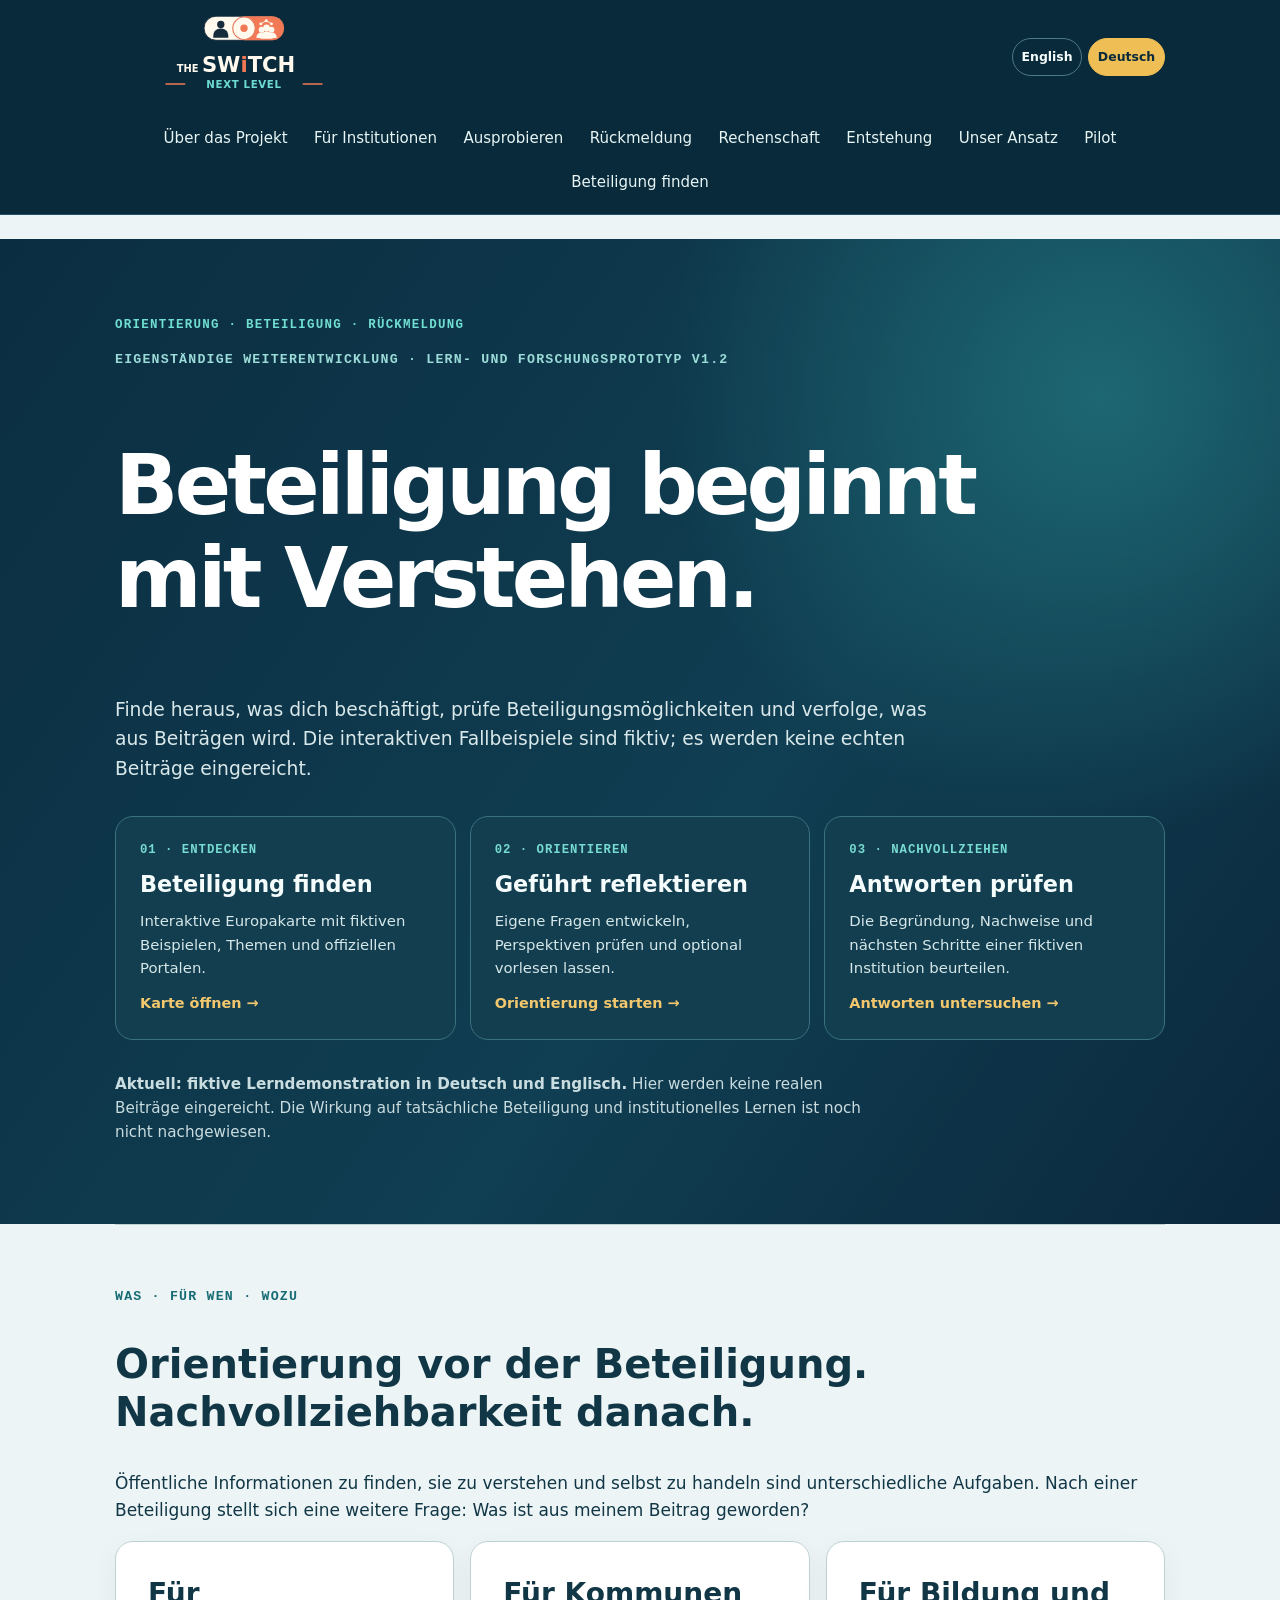
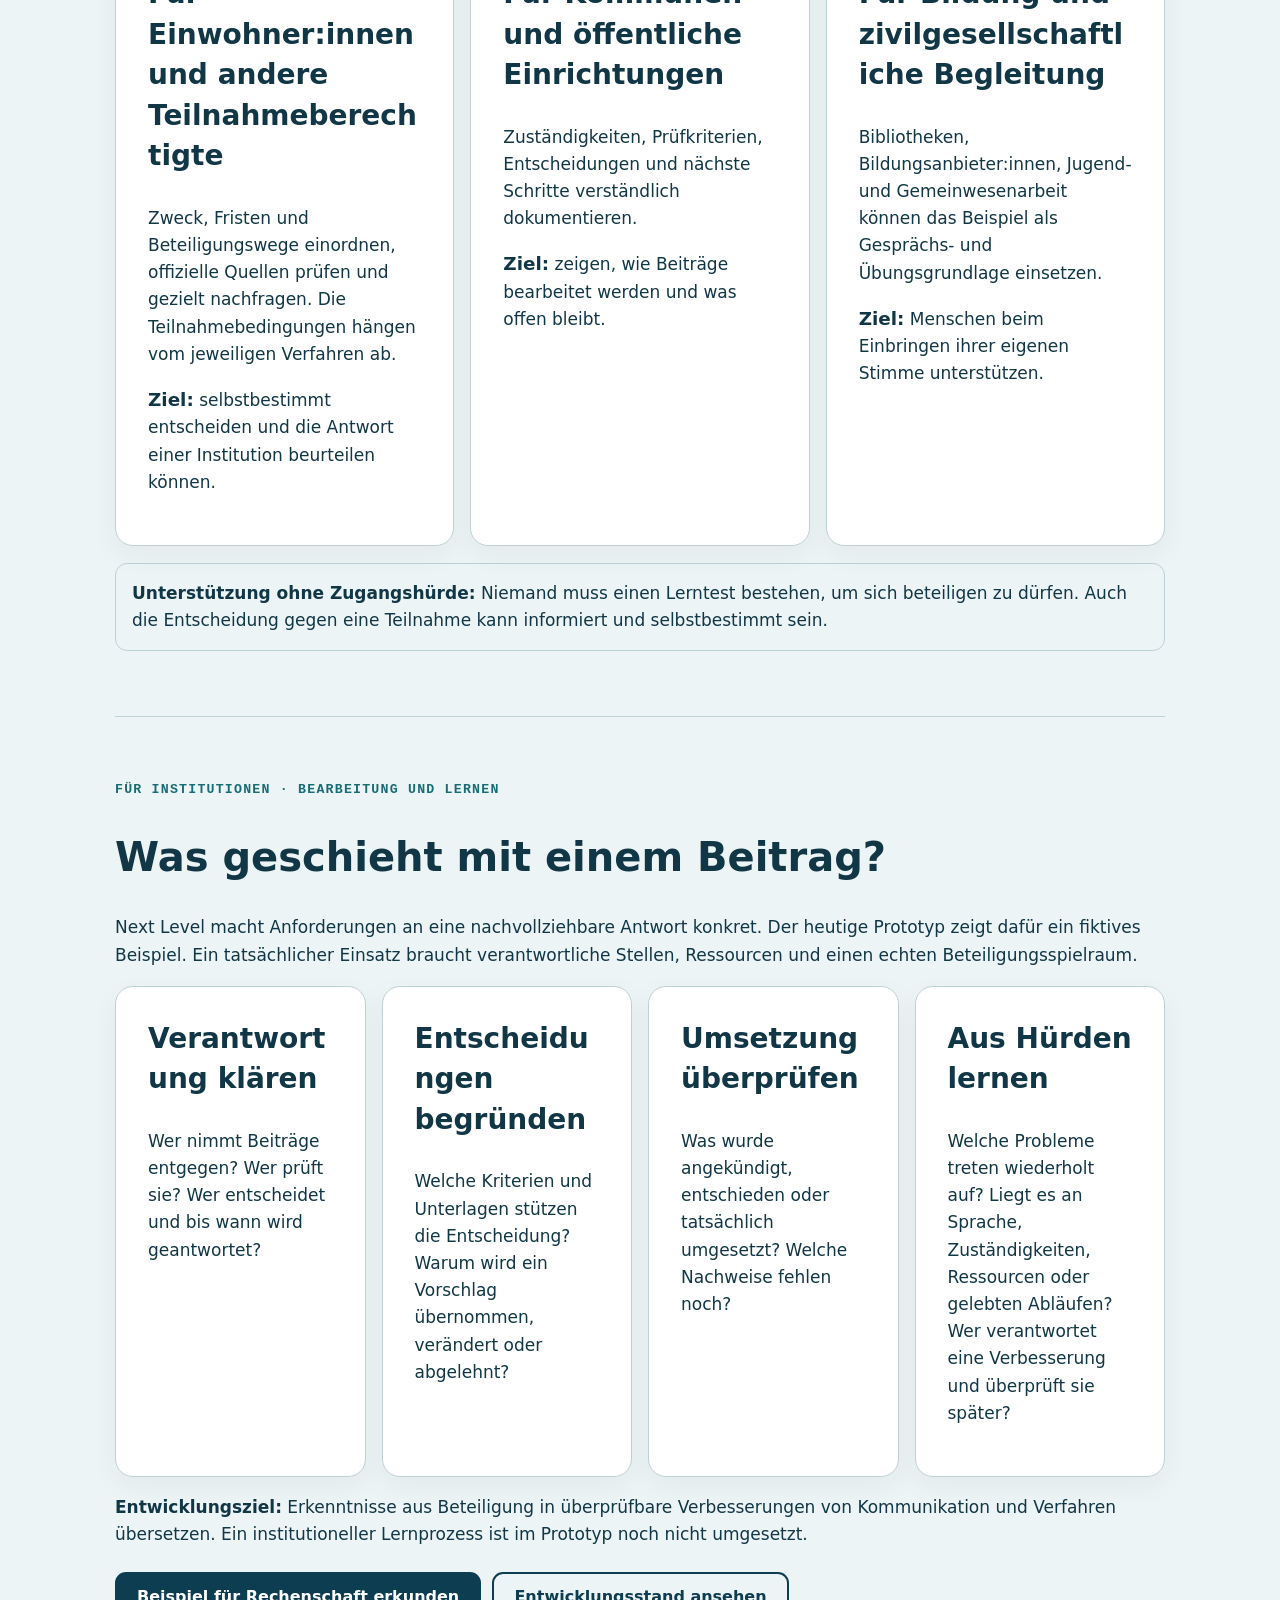
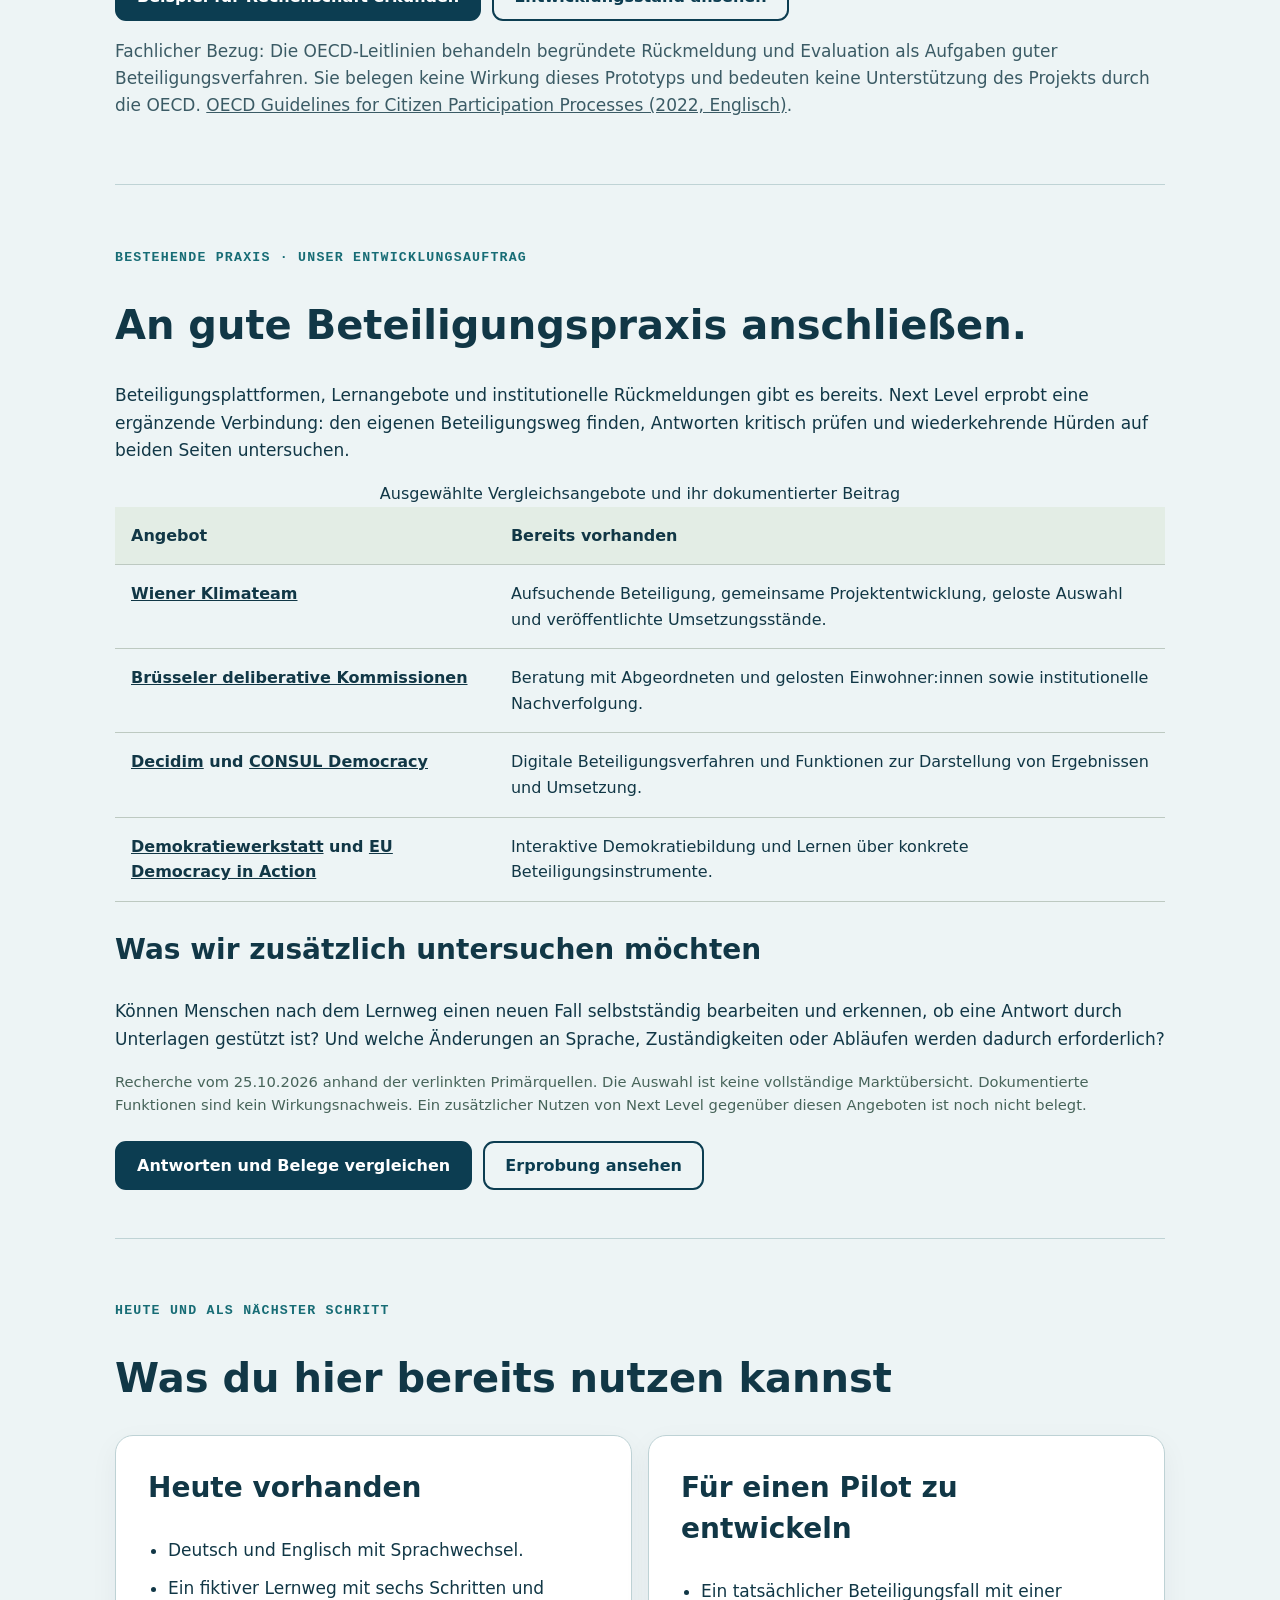
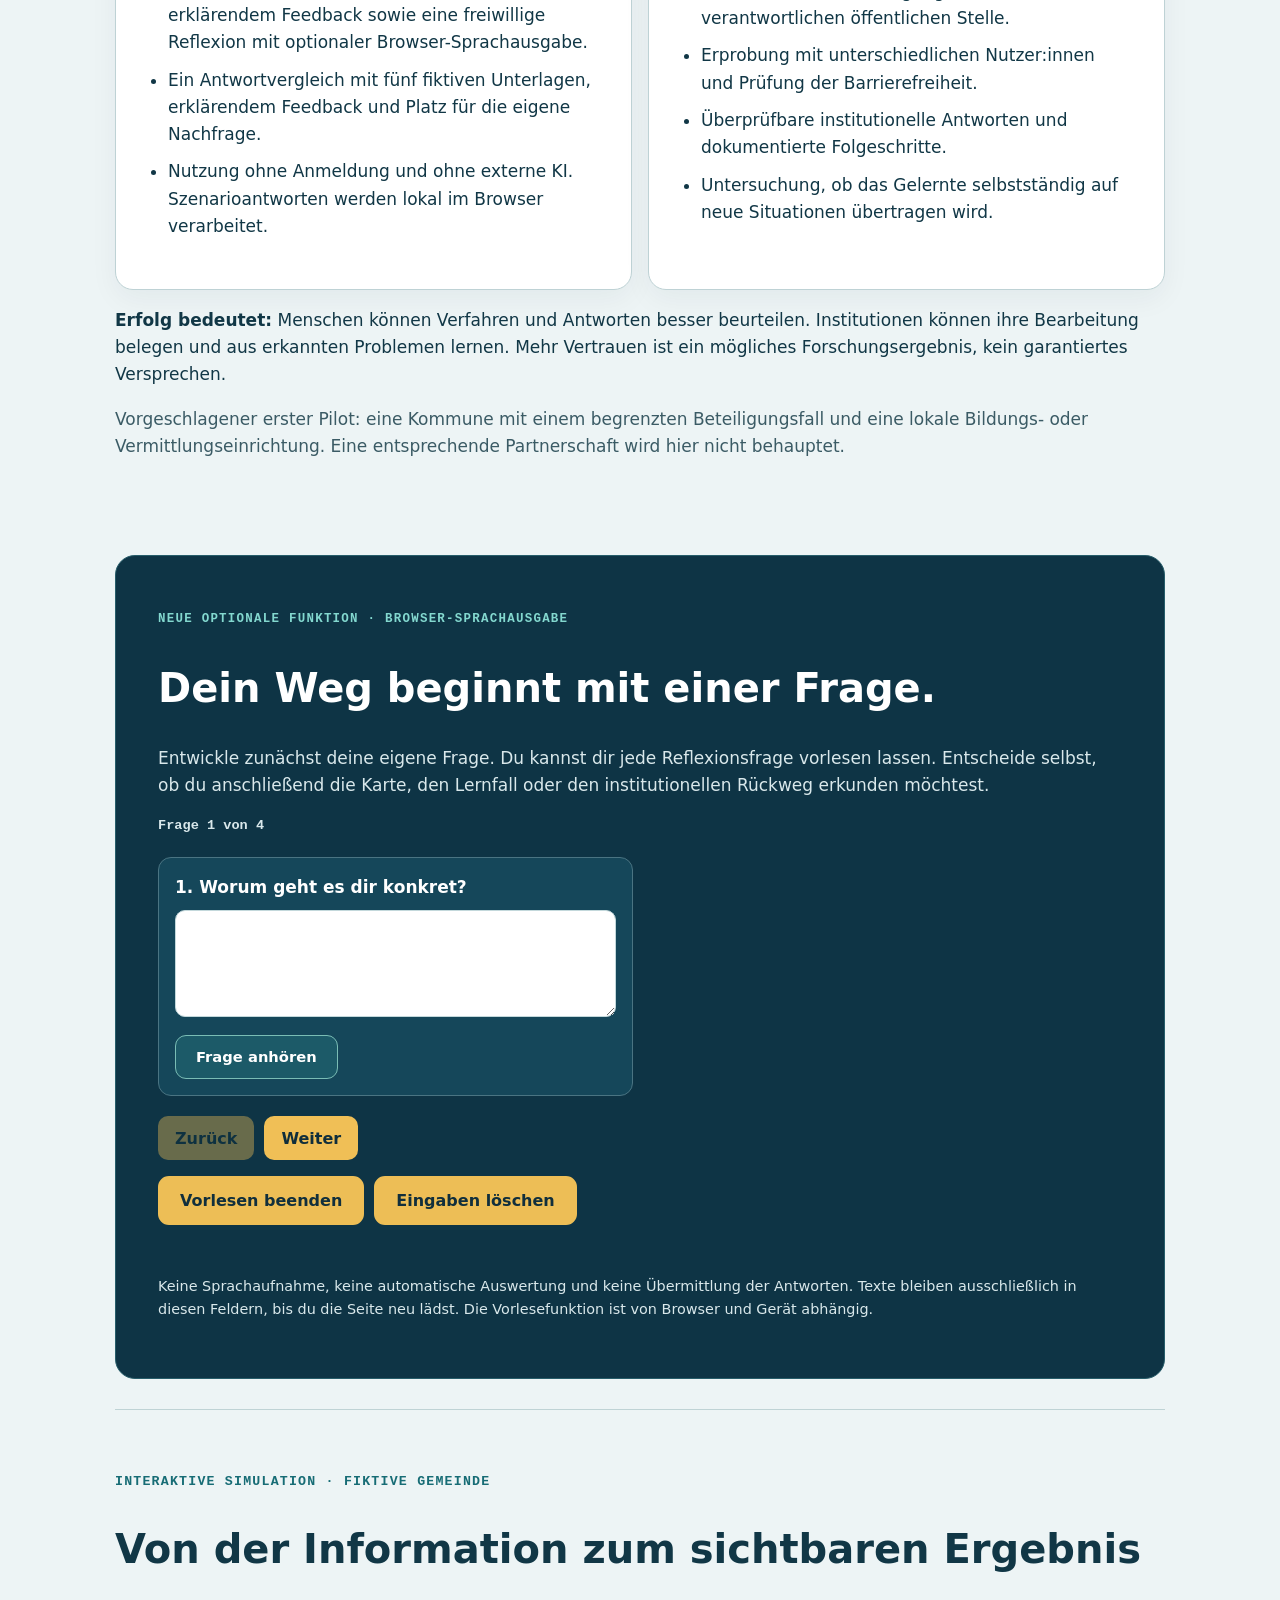
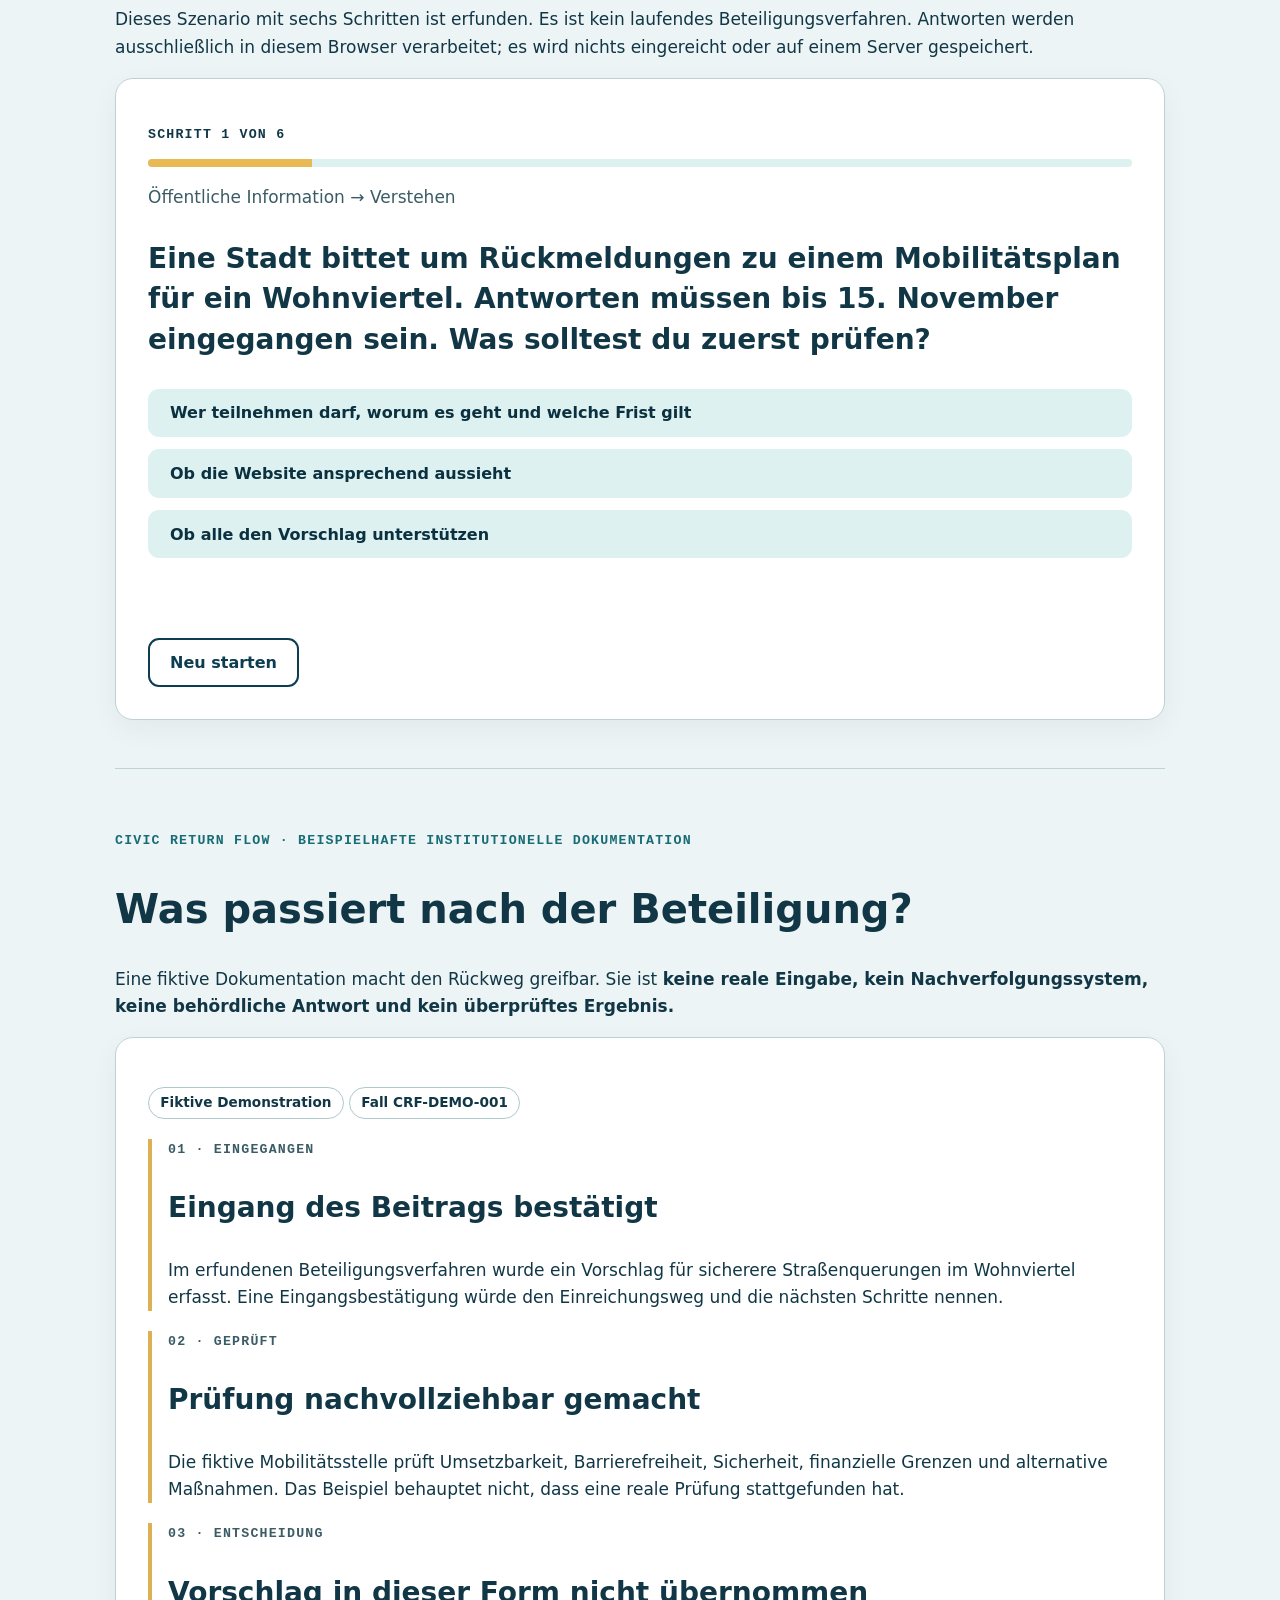
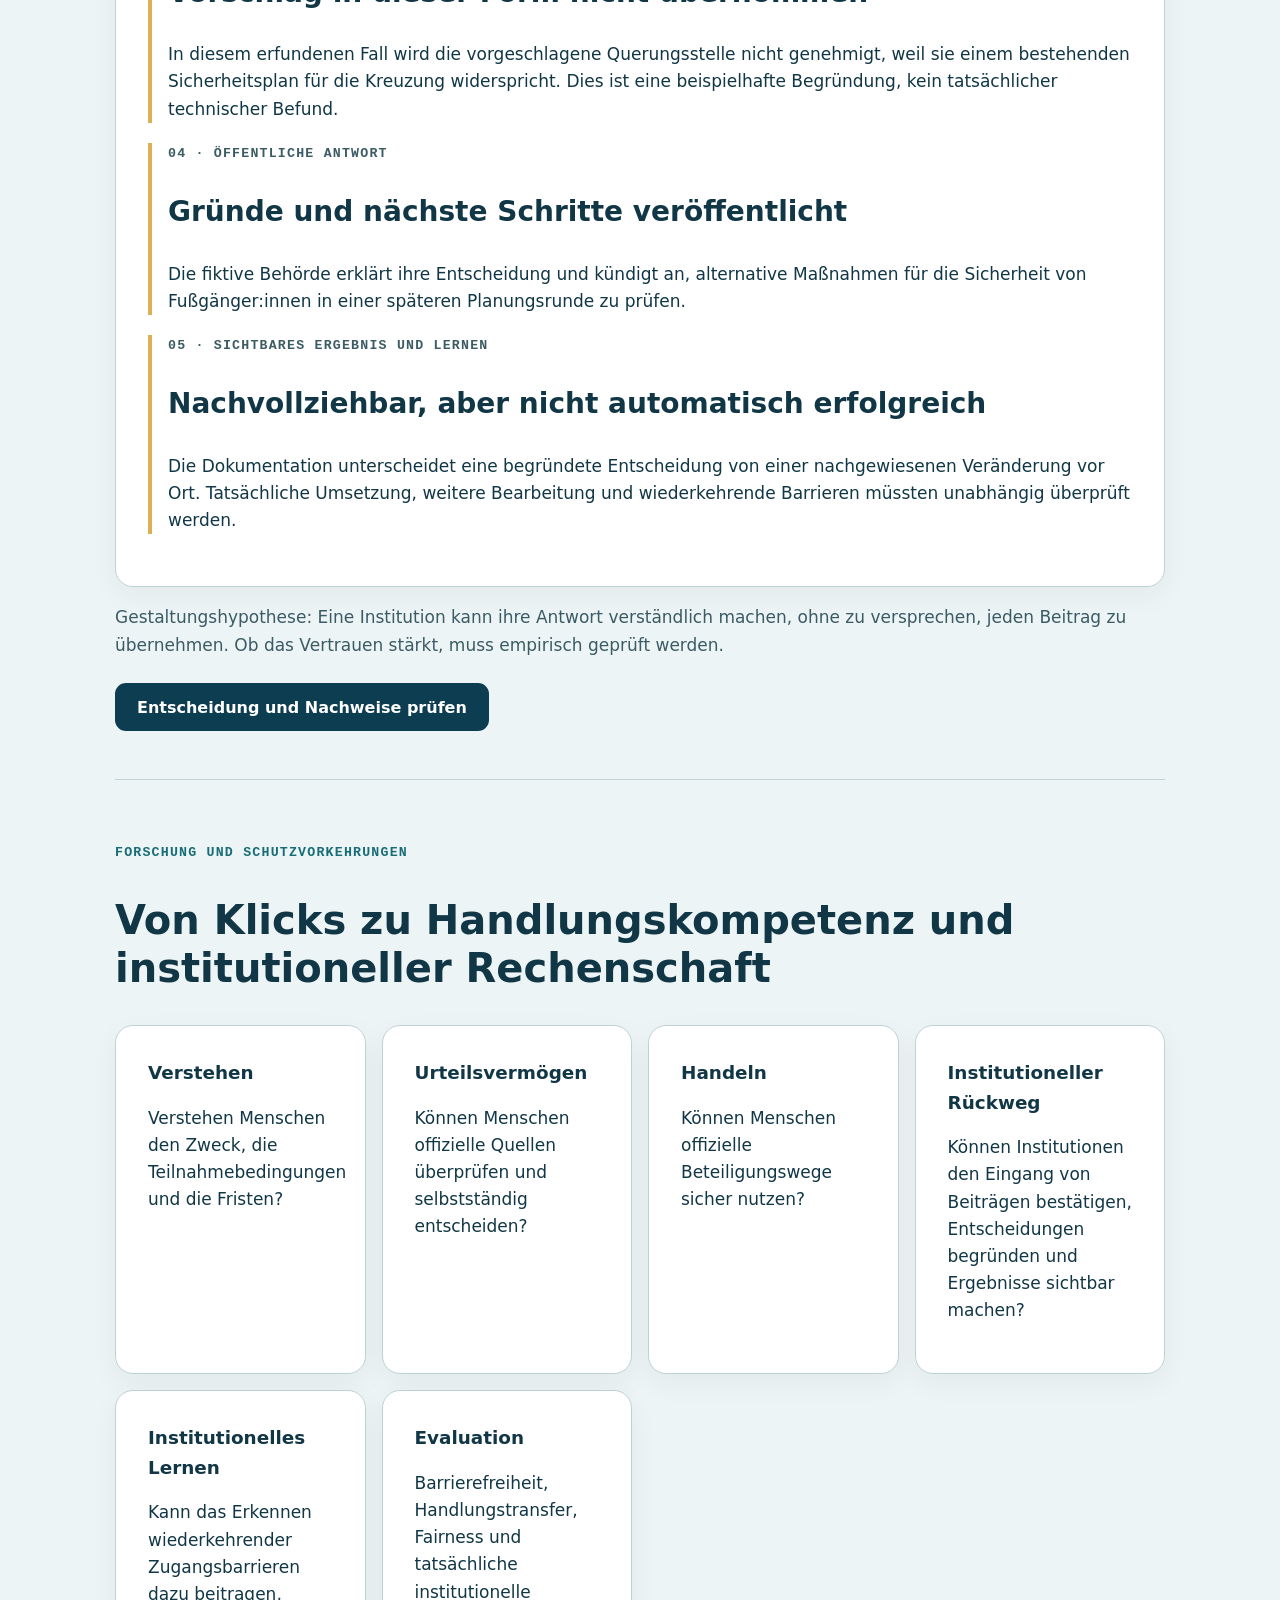
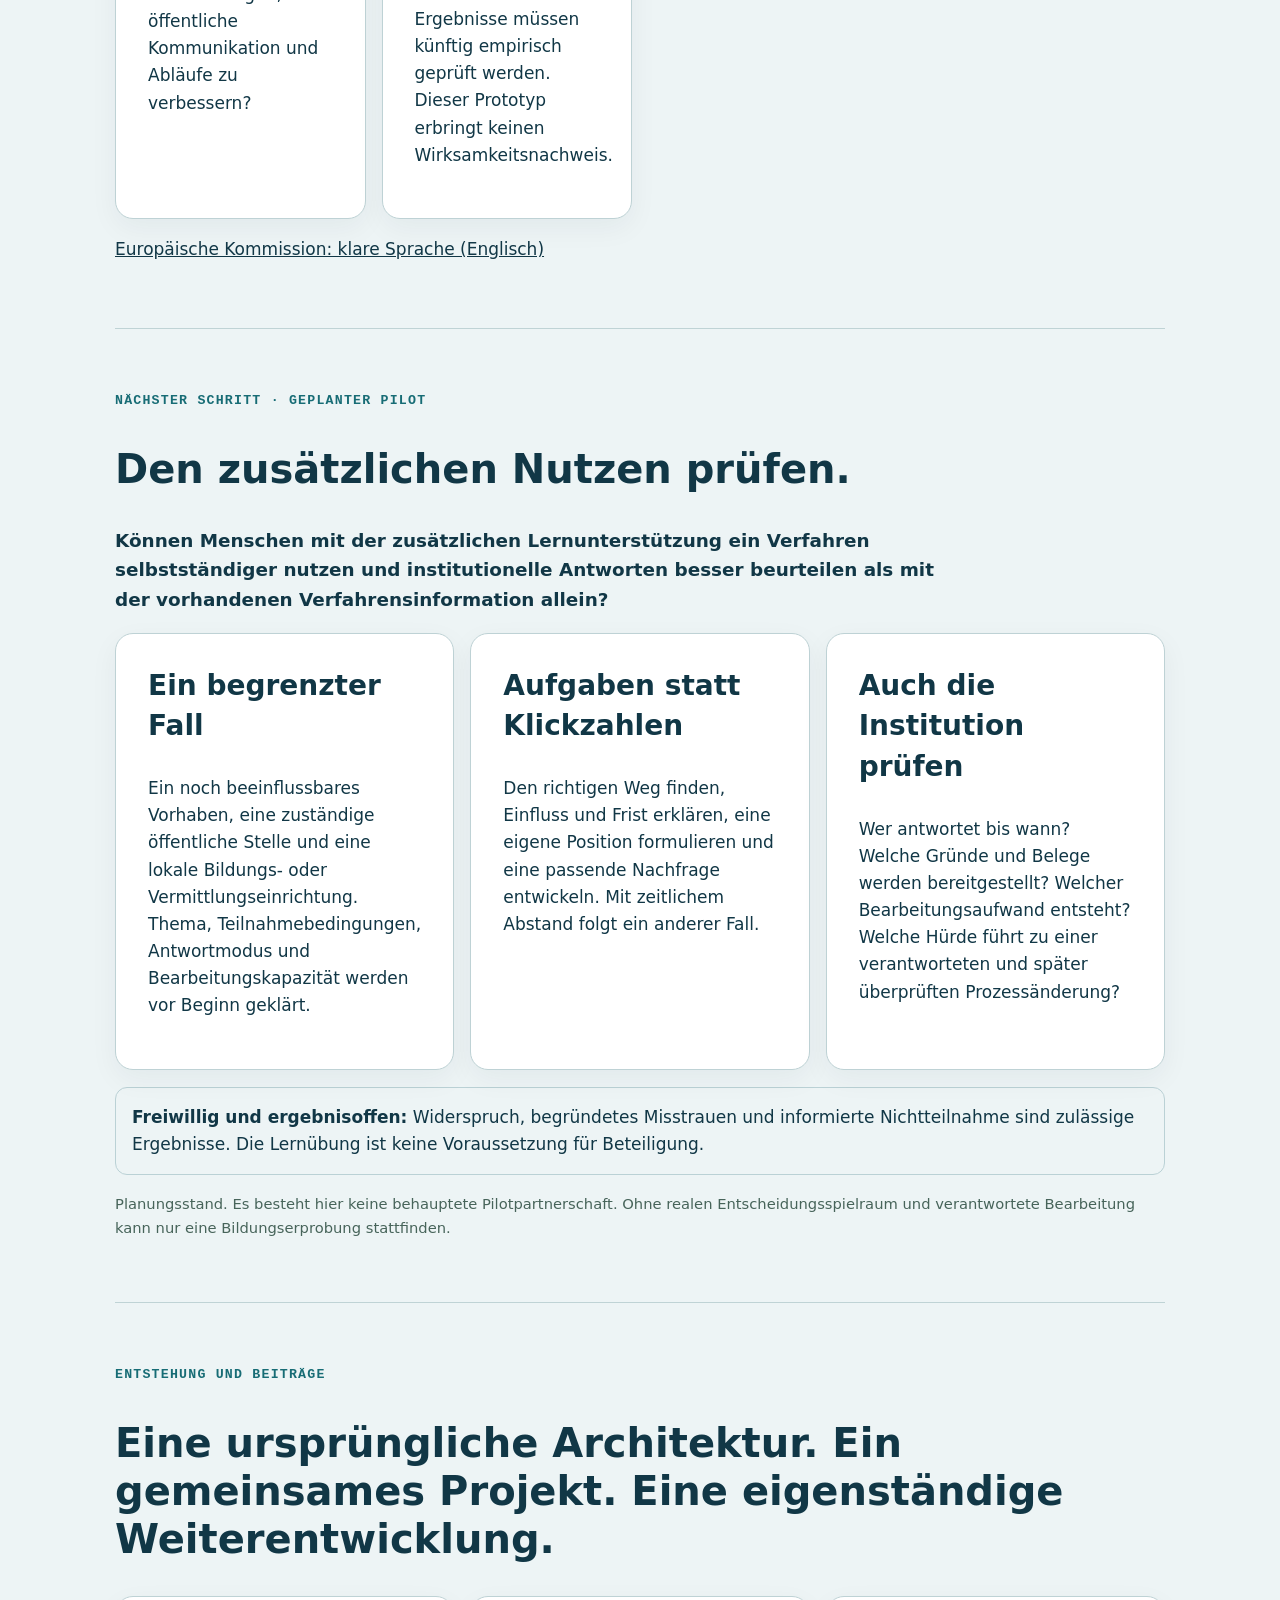
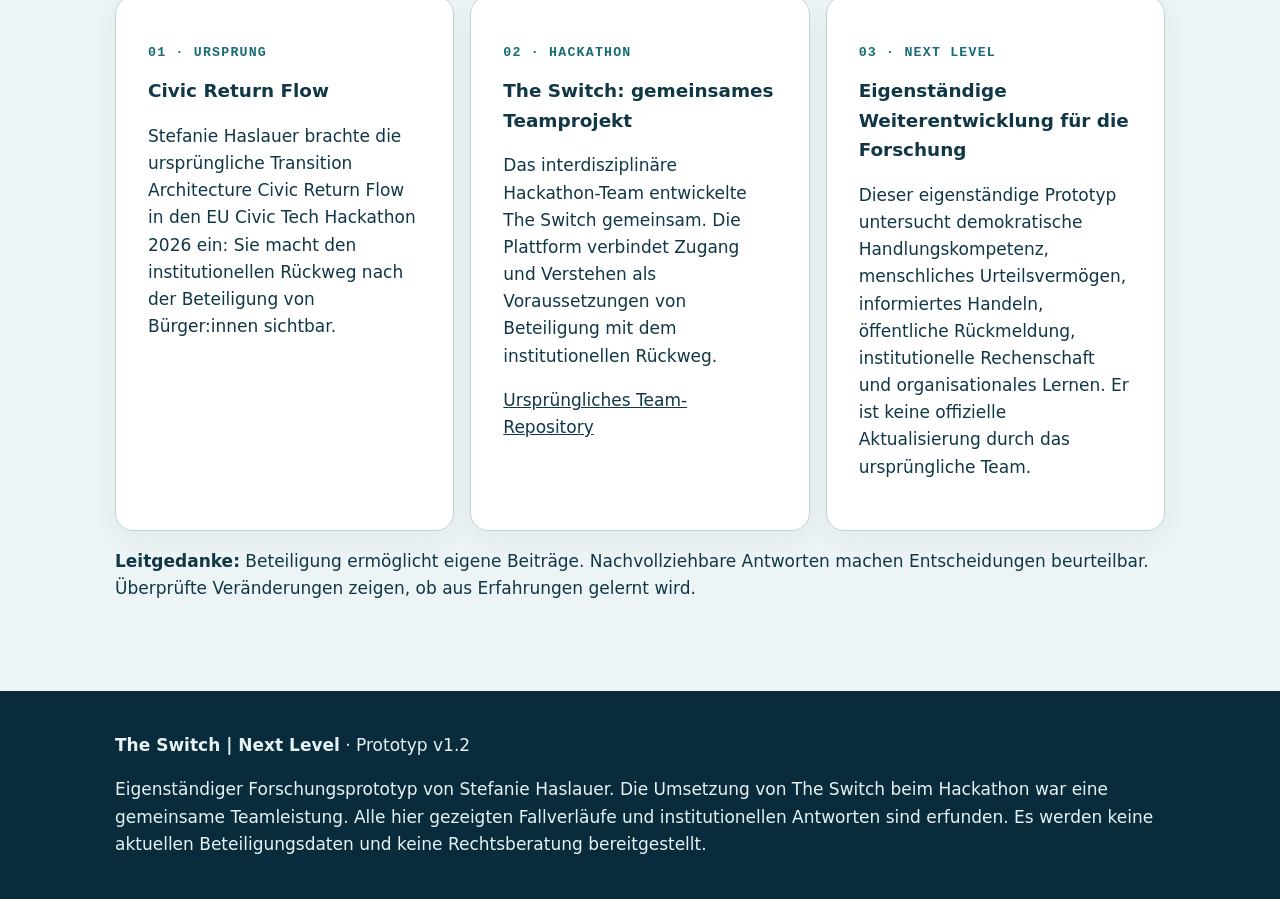
<file: explore-de.html>
<!doctype html>
<html lang="de">
<head>
<meta charset="utf-8">
<meta name="viewport" content="width=device-width, initial-scale=1">
<meta name="description" content="Ein eigenständiger Prototyp mit fiktiven Beispielen zu Verstehen, informiertem Handeln, institutioneller Rechenschaft und sichtbarer Rückmeldung nach Beteiligung.">
<title>Explore · The Switch | Next Level · Deutsch · v1.2</title>

<style>
:root {
  --ink: #123a33;
  --paper: #ecf0ec;
  --signal: #e8613c;
  --line: #c4d0c8;
  --muted: #47645a;
  --pale: #e5eee7;
}

* { box-sizing: border-box; }

html { scroll-behavior: smooth; }

body {
  margin: 0;
  background: var(--paper);
  color: var(--ink);
  font: 17px/1.6 system-ui, -apple-system, sans-serif;
}

header, main, footer {
  padding: 1.5rem max(5vw, calc((100vw - 1050px)/2));
}

header {
  display: flex;
  justify-content: space-between;
  gap: 1rem;
  flex-wrap: wrap;
  border-bottom: 1px solid var(--line);
}

nav {
  display: flex;
  gap: 1rem;
  flex-wrap: wrap;
}

a { color: inherit; }

a:focus-visible,
button:focus-visible {
  outline: 3px solid var(--signal);
  outline-offset: 4px;
}

h1 {
  font-size: clamp(2.8rem, 7vw, 5.6rem);
  line-height: 1.08;
  letter-spacing: -.05em;
}

h1 span,
.brand span {
  color: var(--signal);
}

h2 {
  font-size: clamp(1.7rem, 4vw, 2.5rem);
  line-height: 1.2;
}

h3 {
  font-size: clamp(1.35rem, 3.5vw, 1.75rem);
  line-height: 1.45;
}

.eyebrow,
.progress {
  font: 700 .83rem/1.6 ui-monospace, monospace;
  letter-spacing: .09em;
  text-transform: uppercase;
}

.hero { padding: 3rem 0 4rem; }

.lead {
  font-size: 1.23rem;
  max-width: 760px;
}

.section {
  padding: 3rem 0;
  border-top: 1px solid var(--line);
}

.grid {
  display: grid;
  grid-template-columns: repeat(auto-fit, minmax(min(100%,245px),1fr));
  gap: 1rem;
}

.card,
.demo,
.outcome {
  background: white;
  border: 1px solid var(--line);
  border-radius: 18px;
  padding: clamp(1.2rem,4vw,2rem);
}

.card strong { font-size: 1.15rem; }

.actions {
  display: flex;
  gap: .7rem;
  flex-wrap: wrap;
  margin-top: 1.5rem;
}

.button,
button {
  display: inline-block;
  border: 2px solid var(--ink);
  border-radius: 30px;
  background: var(--ink);
  color: white;
  padding: .8rem 1.25rem;
  font: 650 1rem system-ui;
  cursor: pointer;
  text-decoration: none;
  min-height: 48px;
}

.secondary {
  background: transparent;
  color: var(--ink);
}

.options {
  display: grid;
  gap: .75rem;
  margin: 1.5rem 0;
}

.options button {
  background: var(--pale);
  color: var(--ink);
  border-radius: 10px;
  border: 2px solid transparent;
  text-align: left;
  width: 100%;
  transition: border-color .15s;
}

.options button:hover:not(:disabled),
.options button.selected {
  border-color: var(--ink);
}

.options button.correct {
  border-color: #25725a;
  background: #e4f3ea;
}

.options button.incorrect {
  border-color: #a64d33;
  background: #fff0e9;
}

.options button:disabled {
  cursor: default;
  opacity: 1;
}

.feedback {
  font-weight: 650;
  min-height: 2rem;
}

.feedback[data-state="error"] {
  color: #963d29;
}

.muted { color: var(--muted); }

.track {
  height: 8px;
  background: var(--pale);
  border-radius: 8px;
  overflow: hidden;
}

.track span {
  display: block;
  height: 100%;
  background: var(--signal);
}

.record {
  border-left: 4px solid var(--signal);
  padding: 0 0 0 1rem;
  margin: 1.25rem 0;
}

.record p { margin: .3rem 0; }

.record .eyebrow { color: var(--muted); }

.pill {
  display: inline-block;
  border: 1px solid var(--line);
  border-radius: 999px;
  padding: .25rem .7rem;
  font-size: .85rem;
  font-weight: 700;
}

.notice {
  border: 1px solid var(--line);
  border-radius: 12px;
  padding: 1rem;
  background: var(--paper);
}

.hidden,
[hidden] {
  display: none !important;
}

footer {
  background: var(--ink);
  color: white;
}

footer a { color: #f5d77b; }

@media(max-width:600px) {
  header, main, footer {
    padding-left: 1rem;
    padding-right: 1rem;
  }

  .actions > * {
    width: 100%;
    text-align: center;
  }
}

@media(prefers-reduced-motion:reduce) {
  html { scroll-behavior: auto; }
  .options button { transition: none; }
}

.brand { display: inline-flex; flex: 0 0 auto; text-decoration: none; }
.brand-logo { display: block; width: 200px; max-width: 100%; height: auto; }
header { align-items: center; }
@media(max-width:600px) { .brand-logo { width: 174px; } }

.language-switch { display:flex; gap:.35rem; align-items:center; flex-wrap:wrap; }
.language-switch a { display:inline-flex; align-items:center; justify-content:center; min-height:44px; padding:.35rem .75rem; border:1px solid var(--ink); border-radius:999px; text-decoration:none; font:700 .9rem/1.3 system-ui,sans-serif; }
.language-switch a[aria-current="page"] { background:var(--ink); color:#fff; }
h1,h2,h3,.eyebrow,button { overflow-wrap:anywhere; }
html[lang="de"] h1 { font-size:clamp(2.4rem,6.6vw,5.2rem); hyphens:auto; }
@media(max-width:600px) { .language-switch { width:100%; } }

.entry-grid { display:grid; grid-template-columns:repeat(2,minmax(0,1fr)); gap:1rem; margin:2rem 0 1.25rem; }
.entry-card { display:flex; flex-direction:column; gap:.8rem; padding:clamp(1.2rem,3vw,1.75rem); border:2px solid var(--ink); border-radius:18px; background:#fff; text-decoration:none; min-width:0; }
.entry-card strong { font-size:clamp(1.25rem,2.5vw,1.55rem); line-height:1.3; }
.entry-card .eyebrow { color:var(--muted); }
.entry-link { margin-top:auto; padding-top:.5rem; font-weight:750; text-decoration:underline; text-underline-offset:.2em; }
.entry-card:hover { background:var(--pale); }
.prototype-note { max-width:76ch; font-size:.95rem; color:var(--muted); }
.card h3 { margin-top:0; }
.card ul { padding-left:1.25rem; }
.card li + li { margin-top:.65rem; }
@media(max-width:650px) { .entry-grid { grid-template-columns:minmax(0,1fr); } }
</style>
<link rel="alternate" hreflang="en" href="./explore.html">
<link rel="alternate" hreflang="de" href="./explore-de.html">
<link rel="stylesheet" href="./next-level.css">
<link rel="stylesheet" href="./switch-theme.css">
<script src="./switch-ui.js" defer></script>
</head>

<body>
<a class="skip-link" href="#main-content">Zum Inhalt</a>

<header>
  <a class="brand" href="./index-de.html" aria-label="The Switch Next Level: Startseite"><img class="brand-logo" src="./the-switch-next-level-brand.svg" alt="The Switch | Next Level" width="520" height="300"></a>

  <nav class="switch-primary" aria-label="Hauptnavigation">
    <a href="#purpose">Über das Projekt</a>
    <a href="#institutions">Für Institutionen</a>
    <a href="#demo">Ausprobieren</a>
    <a href="#return-flow">Rückmeldung</a>
    <a href="./accountability-de.html#decision">Rechenschaft</a>
    <a href="#journey">Entstehung</a>
    <a href="#approach">Unser Ansatz</a><a href="#pilot">Pilot</a>
  <a href="./find-de.html">Beteiligung finden</a></nav>
<nav class="language-switch" aria-label="Sprache wählen"><a href="./explore.html" lang="en" hreflang="en">English</a><a href="./explore-de.html" lang="de" hreflang="de" aria-current="page">Deutsch</a></nav></header>

<main id="main-content">

<section class="hero" aria-labelledby="hero-title">
<p class="switch-kicker">ORIENTIERUNG · BETEILIGUNG · RÜCKMELDUNG</p>
<p class="eyebrow">Eigenständige Weiterentwicklung · Lern- und Forschungsprototyp v1.2</p>
<h1 id="hero-title">Beteiligung beginnt mit Verstehen.</h1>
<p class="lead">Finde heraus, was dich beschäftigt, prüfe Beteiligungsmöglichkeiten und verfolge, was aus Beiträgen wird. Die interaktiven Fallbeispiele sind fiktiv; es werden keine echten Beiträge eingereicht.</p>
<div class="switch-path-grid"><a class="switch-path" href="./find-de.html"><small>01 · ENTDECKEN</small><strong>Beteiligung finden</strong><span>Interaktive Europakarte mit fiktiven Beispielen, Themen und offiziellen Portalen.</span><b>Karte öffnen →</b></a><a class="switch-path" href="#guided-orientation"><small>02 · ORIENTIEREN</small><strong>Geführt reflektieren</strong><span>Eigene Fragen entwickeln, Perspektiven prüfen und optional vorlesen lassen.</span><b>Orientierung starten →</b></a><a class="switch-path" href="./accountability-de.html#answer-practice"><small>03 · NACHVOLLZIEHEN</small><strong>Antworten prüfen</strong><span>Die Begründung, Nachweise und nächsten Schritte einer fiktiven Institution beurteilen.</span><b>Antworten untersuchen →</b></a></div>
<p class="prototype-note"><strong>Aktuell: fiktive Lerndemonstration in Deutsch und Englisch.</strong> Hier werden keine realen Beiträge eingereicht. Die Wirkung auf tatsächliche Beteiligung und institutionelles Lernen ist noch nicht nachgewiesen.</p>
</section>
<section class="section" id="purpose" aria-labelledby="purpose-title">
<p class="eyebrow">Was · für wen · wozu</p><h2 id="purpose-title">Orientierung vor der Beteiligung. Nachvollziehbarkeit danach.</h2>
<p>Öffentliche Informationen zu finden, sie zu verstehen und selbst zu handeln sind unterschiedliche Aufgaben. Nach einer Beteiligung stellt sich eine weitere Frage: Was ist aus meinem Beitrag geworden?</p>
<div class="grid">
<article class="card"><h3>Für Einwohner:innen und andere Teilnahmeberechtigte</h3><p>Zweck, Fristen und Beteiligungswege einordnen, offizielle Quellen prüfen und gezielt nachfragen. Die Teilnahmebedingungen hängen vom jeweiligen Verfahren ab.</p><p><strong>Ziel:</strong> selbstbestimmt entscheiden und die Antwort einer Institution beurteilen können.</p></article>
<article class="card"><h3>Für Kommunen und öffentliche Einrichtungen</h3><p>Zuständigkeiten, Prüfkriterien, Entscheidungen und nächste Schritte verständlich dokumentieren.</p><p><strong>Ziel:</strong> zeigen, wie Beiträge bearbeitet werden und was offen bleibt.</p></article>
<article class="card"><h3>Für Bildung und zivilgesellschaftliche Begleitung</h3><p>Bibliotheken, Bildungsanbieter:innen, Jugend- und Gemeinwesenarbeit können das Beispiel als Gesprächs- und Übungsgrundlage einsetzen.</p><p><strong>Ziel:</strong> Menschen beim Einbringen ihrer eigenen Stimme unterstützen.</p></article>
</div>
<p class="notice"><strong>Unterstützung ohne Zugangshürde:</strong> Niemand muss einen Lerntest bestehen, um sich beteiligen zu dürfen. Auch die Entscheidung gegen eine Teilnahme kann informiert und selbstbestimmt sein.</p>
</section>
<section class="section" id="institutions" aria-labelledby="institutions-title">
<p class="eyebrow">Für Institutionen · Bearbeitung und Lernen</p><h2 id="institutions-title">Was geschieht mit einem Beitrag?</h2>
<p>Next Level macht Anforderungen an eine nachvollziehbare Antwort konkret. Der heutige Prototyp zeigt dafür ein fiktives Beispiel. Ein tatsächlicher Einsatz braucht verantwortliche Stellen, Ressourcen und einen echten Beteiligungsspielraum.</p>
<div class="grid">
<article class="card"><h3>Verantwortung klären</h3><p>Wer nimmt Beiträge entgegen? Wer prüft sie? Wer entscheidet und bis wann wird geantwortet?</p></article>
<article class="card"><h3>Entscheidungen begründen</h3><p>Welche Kriterien und Unterlagen stützen die Entscheidung? Warum wird ein Vorschlag übernommen, verändert oder abgelehnt?</p></article>
<article class="card"><h3>Umsetzung überprüfen</h3><p>Was wurde angekündigt, entschieden oder tatsächlich umgesetzt? Welche Nachweise fehlen noch?</p></article>
<article class="card"><h3>Aus Hürden lernen</h3><p>Welche Probleme treten wiederholt auf? Liegt es an Sprache, Zuständigkeiten, Ressourcen oder gelebten Abläufen? Wer verantwortet eine Verbesserung und überprüft sie später?</p></article>
</div>
<p><strong>Entwicklungsziel:</strong> Erkenntnisse aus Beteiligung in überprüfbare Verbesserungen von Kommunikation und Verfahren übersetzen. Ein institutioneller Lernprozess ist im Prototyp noch nicht umgesetzt.</p>
<div class="actions"><a class="button" href="./accountability-de.html#decision">Beispiel für Rechenschaft erkunden</a><a class="button secondary" href="#status">Entwicklungsstand ansehen</a></div>
<p class="muted">Fachlicher Bezug: Die OECD-Leitlinien behandeln begründete Rückmeldung und Evaluation als Aufgaben guter Beteiligungsverfahren. Sie belegen keine Wirkung dieses Prototyps und bedeuten keine Unterstützung des Projekts durch die OECD. <a href="https://doi.org/10.1787/f765caf6-en">OECD Guidelines for Citizen Participation Processes (2022, Englisch)</a>.</p>
</section>
<section class="section" id="approach" aria-labelledby="approach-title">
<p class="eyebrow">Bestehende Praxis · Unser Entwicklungsauftrag</p><h2 id="approach-title">An gute Beteiligungspraxis anschließen.</h2>
<p>Beteiligungsplattformen, Lernangebote und institutionelle Rückmeldungen gibt es bereits. Next Level erprobt eine ergänzende Verbindung: den eigenen Beteiligungsweg finden, Antworten kritisch prüfen und wiederkehrende Hürden auf beiden Seiten untersuchen.</p>
<div class="table-scroll"><table class="compare-table"><caption>Ausgewählte Vergleichsangebote und ihr dokumentierter Beitrag</caption><thead><tr><th scope="col">Angebot</th><th scope="col">Bereits vorhanden</th></tr></thead><tbody>
<tr><td><a href="https://klimateam.wien.gv.at/">Wiener Klimateam</a></td><td>Aufsuchende Beteiligung, gemeinsame Projektentwicklung, geloste Auswahl und veröffentlichte Umsetzungsstände.</td></tr>
<tr><td><a href="https://democratie.brussels/pages/faq_morecd">Brüsseler deliberative Kommissionen</a></td><td>Beratung mit Abgeordneten und gelosten Einwohner:innen sowie institutionelle Nachverfolgung.</td></tr>
<tr><td><a href="https://decidim.org/features">Decidim</a> und <a href="https://consuldemocracy.org/features/">CONSUL Democracy</a></td><td>Digitale Beteiligungsverfahren und Funktionen zur Darstellung von Ergebnissen und Umsetzung.</td></tr>
<tr><td><a href="https://www.parlament.gv.at/erleben/demokratiebildung/demokratiewerkstatt">Demokratiewerkstatt</a> und <a href="https://citizens-initiative.europa.eu/eci-school_en">EU Democracy in Action</a></td><td>Interaktive Demokratiebildung und Lernen über konkrete Beteiligungsinstrumente.</td></tr>
</tbody></table></div>
<h3>Was wir zusätzlich untersuchen möchten</h3><p>Können Menschen nach dem Lernweg einen neuen Fall selbstständig bearbeiten und erkennen, ob eine Antwort durch Unterlagen gestützt ist? Und welche Änderungen an Sprache, Zuständigkeiten oder Abläufen werden dadurch erforderlich?</p>
<p class="source-note">Recherche vom 25.10.2026 anhand der verlinkten Primärquellen. Die Auswahl ist keine vollständige Marktübersicht. Dokumentierte Funktionen sind kein Wirkungsnachweis. Ein zusätzlicher Nutzen von Next Level gegenüber diesen Angeboten ist noch nicht belegt.</p>
<div class="actions"><a class="button" href="./accountability-de.html#answer-practice">Antworten und Belege vergleichen</a><a class="button secondary" href="#pilot">Erprobung ansehen</a></div></section>

<section class="section" id="status" aria-labelledby="status-title">
<p class="eyebrow">Heute und als nächster Schritt</p><h2 id="status-title">Was du hier bereits nutzen kannst</h2>
<div class="grid">
<article class="card"><h3>Heute vorhanden</h3><ul><li>Deutsch und Englisch mit Sprachwechsel.</li><li>Ein fiktiver Lernweg mit sechs Schritten und erklärendem Feedback sowie eine freiwillige Reflexion mit optionaler Browser-Sprachausgabe.</li><li>Ein Antwortvergleich mit fünf fiktiven Unterlagen, erklärendem Feedback und Platz für die eigene Nachfrage.</li><li>Nutzung ohne Anmeldung und ohne externe KI. Szenarioantworten werden lokal im Browser verarbeitet.</li></ul></article>
<article class="card"><h3>Für einen Pilot zu entwickeln</h3><ul><li>Ein tatsächlicher Beteiligungsfall mit einer verantwortlichen öffentlichen Stelle.</li><li>Erprobung mit unterschiedlichen Nutzer:innen und Prüfung der Barrierefreiheit.</li><li>Überprüfbare institutionelle Antworten und dokumentierte Folgeschritte.</li><li>Untersuchung, ob das Gelernte selbstständig auf neue Situationen übertragen wird.</li></ul></article>
</div>
<p><strong>Erfolg bedeutet:</strong> Menschen können Verfahren und Antworten besser beurteilen. Institutionen können ihre Bearbeitung belegen und aus erkannten Problemen lernen. Mehr Vertrauen ist ein mögliches Forschungsergebnis, kein garantiertes Versprechen.</p>
<p class="muted">Vorgeschlagener erster Pilot: eine Kommune mit einem begrenzten Beteiligungsfall und eine lokale Bildungs- oder Vermittlungseinrichtung. Eine entsprechende Partnerschaft wird hier nicht behauptet.</p>
</section>



<section class="section switch-guided" id="guided-orientation" aria-labelledby="guided-heading"><p class="switch-kicker">Neue optionale Funktion · Browser-Sprachausgabe</p><h2 id="guided-heading">Dein Weg beginnt mit einer Frage.</h2><p>Entwickle zunächst deine eigene Frage. Du kannst dir jede Reflexionsfrage vorlesen lassen. Entscheide selbst, ob du anschließend die Karte, den Lernfall oder den institutionellen Rückweg erkunden möchtest.</p><div class="switch-reflect-grid"><div class="switch-reflect-card"><label for="switch-reflect-0">1. Worum geht es dir konkret?</label><textarea id="switch-reflect-0" rows="3" maxlength="1200"></textarea><button type="button" class="switch-speak-one" data-prompt="0">Frage anhören</button></div><div class="switch-reflect-card"><label for="switch-reflect-1">2. Was möchtest du besser verstehen?</label><textarea id="switch-reflect-1" rows="3" maxlength="1200"></textarea><button type="button" class="switch-speak-one" data-prompt="1">Frage anhören</button></div><div class="switch-reflect-card"><label for="switch-reflect-2">3. Welche Perspektive fehlt dir noch?</label><textarea id="switch-reflect-2" rows="3" maxlength="1200"></textarea><button type="button" class="switch-speak-one" data-prompt="2">Frage anhören</button></div><div class="switch-reflect-card"><label for="switch-reflect-3">4. Was könnte dein nächster Schritt sein?</label><textarea id="switch-reflect-3" rows="3" maxlength="1200"></textarea><button type="button" class="switch-speak-one" data-prompt="3">Frage anhören</button></div></div><div class="switch-controls"><button type="button" id="switch-stop-audio">Vorlesen beenden</button><button type="button" id="switch-clear-reflection">Eingaben löschen</button></div><p id="switch-audio-status" role="status" aria-live="polite"></p><p class="switch-small">Keine Sprachaufnahme, keine automatische Auswertung und keine Übermittlung der Antworten. Texte bleiben ausschließlich in diesen Feldern, bis du die Seite neu lädst. Die Vorlesefunktion ist von Browser und Gerät abhängig.</p></section>
<section class="section" id="demo">

  <p class="eyebrow">
    Interaktive Simulation · fiktive Gemeinde
  </p>

  <h2>Von der Information zum sichtbaren Ergebnis</h2>

  <p>
    Dieses Szenario mit sechs Schritten ist erfunden. Es ist kein laufendes Beteiligungsverfahren. Antworten werden ausschließlich in diesem Browser verarbeitet; es wird nichts eingereicht oder auf einem Server gespeichert.
  </p>

  <div class="demo"
       id="scenario"
       aria-label="Interaktives Szenario zur Bürger:innenbeteiligung">

    <p class="progress" id="progress">SCHRITT 1 VON 6</p>

    <div class="track" aria-hidden="true">
      <span id="bar" style="width:16.67%"></span>
    </div>

    <p class="muted" id="stage"></p>
    <h3 id="question"></h3>

    <div class="options"
         id="options"
         role="group"
         aria-label="Antwortmöglichkeiten">
    </div>

    <p class="feedback"
       id="feedback"
       role="status"
       aria-live="polite">
    </p>

    <div class="actions">
      <button id="next" type="button" hidden>
        Weiter
      </button>

      <button id="restart"
              type="button"
              class="secondary">
        Neu starten
      </button>
    </div>

  </div>

  <div class="outcome hidden"
       id="completion"
       tabindex="-1"
       aria-labelledby="complete-heading">

    <p class="eyebrow">Lernweg abgeschlossen · 6 von 6</p>

    <h3 id="complete-heading">
      Du hast den institutionellen Rückweg erreicht.
    </h3>

    <p>
      Du hast Informationen geprüft, eine Frist eingeordnet, die Quelle überprüft, selbst entschieden und erkundet, wie eine nachvollziehbare öffentliche Antwort aussehen könnte.
    </p>

    <p>
      <strong>Wichtige Unterscheidung:</strong>
      Dies ist eine Lerndemonstration. Sie belegt weder die Antwort einer realen Institution noch einen Zuwachs an Vertrauen.
    </p>

    <div class="actions">

      <a class="button" href="#return-flow">
        Fiktiven Rückmeldeverlauf ansehen
      </a>

      <a class="button secondary"
         href="./accountability-de.html#decision">
        Institutionelle Rechenschaft untersuchen
      </a>

      <button id="play-again"
              class="secondary"
              type="button">
        Erneut spielen
      </button>

    </div>
  </div>

</section>

<section class="section" id="return-flow">

  <p class="eyebrow">
    Civic Return Flow · beispielhafte institutionelle Dokumentation
  </p>

  <h2>Was passiert nach der Beteiligung?</h2>

  <p>
    Eine fiktive Dokumentation macht den Rückweg greifbar. Sie ist <strong>keine reale Eingabe, kein Nachverfolgungssystem, keine behördliche Antwort und kein überprüftes Ergebnis.</strong>
  </p>

  <div class="outcome">

    <p>
      <span class="pill">Fiktive Demonstration</span>
      <span class="pill">Fall CRF-DEMO-001</span>
    </p>

    <div class="record">
      <p class="eyebrow">01 · Eingegangen</p>
      <h3>Eingang des Beitrags bestätigt</h3>
      <p>
        Im erfundenen Beteiligungsverfahren wurde ein Vorschlag für sicherere Straßenquerungen im Wohnviertel erfasst. Eine Eingangsbestätigung würde den Einreichungsweg und die nächsten Schritte nennen.
      </p>
    </div>

    <div class="record">
      <p class="eyebrow">02 · Geprüft</p>
      <h3>Prüfung nachvollziehbar gemacht</h3>
      <p>
        Die fiktive Mobilitätsstelle prüft Umsetzbarkeit, Barrierefreiheit, Sicherheit, finanzielle Grenzen und alternative Maßnahmen. Das Beispiel behauptet nicht, dass eine reale Prüfung stattgefunden hat.
      </p>
    </div>

    <div class="record">
      <p class="eyebrow">03 · Entscheidung</p>
      <h3>Vorschlag in dieser Form nicht übernommen</h3>
      <p>
        In diesem erfundenen Fall wird die vorgeschlagene Querungsstelle nicht genehmigt, weil sie einem bestehenden Sicherheitsplan für die Kreuzung widerspricht. Dies ist eine beispielhafte Begründung, kein tatsächlicher technischer Befund.
      </p>
    </div>

    <div class="record">
      <p class="eyebrow">04 · Öffentliche Antwort</p>
      <h3>Gründe und nächste Schritte veröffentlicht</h3>
      <p>
        Die fiktive Behörde erklärt ihre Entscheidung und kündigt an, alternative Maßnahmen für die Sicherheit von Fußgänger:innen in einer späteren Planungsrunde zu prüfen.
      </p>
    </div>

    <div class="record">
      <p class="eyebrow">05 · Sichtbares Ergebnis und Lernen</p>
      <h3>Nachvollziehbar, aber nicht automatisch erfolgreich</h3>
      <p>
        Die Dokumentation unterscheidet eine begründete Entscheidung von einer nachgewiesenen Veränderung vor Ort. Tatsächliche Umsetzung, weitere Bearbeitung und wiederkehrende Barrieren müssten unabhängig überprüft werden.
      </p>
    </div>

  </div>

  <p class="muted">
    Gestaltungshypothese: Eine Institution kann ihre Antwort verständlich machen, ohne zu versprechen, jeden Beitrag zu übernehmen. Ob das Vertrauen stärkt, muss empirisch geprüft werden.
  </p>

  <div class="actions">
    <a class="button"
       href="./accountability-de.html#decision">
      Entscheidung und Nachweise prüfen
    </a>
  </div>

</section>

<section class="section" id="research">

  <p class="eyebrow">Forschung und Schutzvorkehrungen</p>

  <h2>
    Von Klicks zu Handlungskompetenz und institutioneller Rechenschaft
  </h2>

  <div class="grid">

    <article class="card">
      <strong>Verstehen</strong>
      <p>
        Verstehen Menschen den Zweck, die Teilnahmebedingungen und die Fristen?
      </p>
    </article>

    <article class="card">
      <strong>Urteilsvermögen</strong>
      <p>
        Können Menschen offizielle Quellen überprüfen und selbstständig entscheiden?
      </p>
    </article>

    <article class="card">
      <strong>Handeln</strong>
      <p>
        Können Menschen offizielle Beteiligungswege sicher nutzen?
      </p>
    </article>

    <article class="card">
      <strong>Institutioneller Rückweg</strong>
      <p>
        Können Institutionen den Eingang von Beiträgen bestätigen, Entscheidungen begründen und Ergebnisse sichtbar machen?
      </p>
    </article>

    <article class="card">
      <strong>Institutionelles Lernen</strong>
      <p>
        Kann das Erkennen wiederkehrender Zugangsbarrieren dazu beitragen, öffentliche Kommunikation und Abläufe zu verbessern?
      </p>
    </article>

    <article class="card">
      <strong>Evaluation</strong>
      <p>
        Barrierefreiheit, Handlungstransfer, Fairness und tatsächliche institutionelle Ergebnisse müssen künftig empirisch geprüft werden. Dieser Prototyp erbringt keinen Wirksamkeitsnachweis.
      </p>
    </article>

  </div>

  <p>
    <a href="https://commission.europa.eu/about/departments-and-executive-agencies/translation/plain-language_en">
      Europäische Kommission: klare Sprache (Englisch)
    </a>
  </p>

</section>

<section class="section" id="pilot" aria-labelledby="pilot-title"><p class="eyebrow">Nächster Schritt · Geplanter Pilot</p><h2 id="pilot-title">Den zusätzlichen Nutzen prüfen.</h2><p class="pilot-question">Können Menschen mit der zusätzlichen Lernunterstützung ein Verfahren selbstständiger nutzen und institutionelle Antworten besser beurteilen als mit der vorhandenen Verfahrensinformation allein?</p>
<div class="grid"><article class="card"><h3>Ein begrenzter Fall</h3><p>Ein noch beeinflussbares Vorhaben, eine zuständige öffentliche Stelle und eine lokale Bildungs- oder Vermittlungseinrichtung. Thema, Teilnahmebedingungen, Antwortmodus und Bearbeitungskapazität werden vor Beginn geklärt.</p></article><article class="card"><h3>Aufgaben statt Klickzahlen</h3><p>Den richtigen Weg finden, Einfluss und Frist erklären, eine eigene Position formulieren und eine passende Nachfrage entwickeln. Mit zeitlichem Abstand folgt ein anderer Fall.</p></article><article class="card"><h3>Auch die Institution prüfen</h3><p>Wer antwortet bis wann? Welche Gründe und Belege werden bereitgestellt? Welcher Bearbeitungsaufwand entsteht? Welche Hürde führt zu einer verantworteten und später überprüften Prozessänderung?</p></article></div>
<p class="notice"><strong>Freiwillig und ergebnisoffen:</strong> Widerspruch, begründetes Misstrauen und informierte Nichtteilnahme sind zulässige Ergebnisse. Die Lernübung ist keine Voraussetzung für Beteiligung.</p><p class="source-note">Planungsstand. Es besteht hier keine behauptete Pilotpartnerschaft. Ohne realen Entscheidungsspielraum und verantwortete Bearbeitung kann nur eine Bildungserprobung stattfinden.</p></section>

<section class="section" id="journey">

  <p class="eyebrow">Entstehung und Beiträge</p>

  <h2>
    Eine ursprüngliche Architektur. Ein gemeinsames Projekt. Eine eigenständige Weiterentwicklung.
  </h2>

  <div class="grid">

    <article class="card">
      <p class="eyebrow">01 · Ursprung</p>
      <strong>Civic Return Flow</strong>
      <p>
        Stefanie Haslauer brachte die ursprüngliche Transition Architecture Civic Return Flow in den EU Civic Tech Hackathon 2026 ein: Sie macht den institutionellen Rückweg nach der Beteiligung von Bürger:innen sichtbar.
      </p>
    </article>

    <article class="card">
      <p class="eyebrow">02 · Hackathon</p>
      <strong>The Switch: gemeinsames Teamprojekt</strong>
      <p>
        Das interdisziplinäre Hackathon-Team entwickelte The Switch gemeinsam. Die Plattform verbindet Zugang und Verstehen als Voraussetzungen von Beteiligung mit dem institutionellen Rückweg.
      </p>
      <a href="https://github.com/kogre/the-switch">
        Ursprüngliches Team-Repository
      </a>
    </article>

    <article class="card">
      <p class="eyebrow">03 · Next Level</p>
      <strong>Eigenständige Weiterentwicklung für die Forschung</strong>
      <p>
        Dieser eigenständige Prototyp untersucht demokratische Handlungskompetenz, menschliches Urteilsvermögen, informiertes Handeln, öffentliche Rückmeldung, institutionelle Rechenschaft und organisationales Lernen. Er ist keine offizielle Aktualisierung durch das ursprüngliche Team.
      </p>
    </article>

  </div>

  <p>
    <strong>Leitgedanke:</strong>
    Beteiligung ermöglicht eigene Beiträge. Nachvollziehbare Antworten machen Entscheidungen beurteilbar. Überprüfte Veränderungen zeigen, ob aus Erfahrungen gelernt wird.
  </p>

</section>
</main>

<footer>
  <p>
    <strong>The Switch | Next Level</strong>
    · Prototyp v1.2
  </p>

  <p>
    Eigenständiger Forschungsprototyp von Stefanie Haslauer. Die Umsetzung von The Switch beim Hackathon war eine gemeinsame Teamleistung. Alle hier gezeigten Fallverläufe und institutionellen Antworten sind erfunden. Es werden keine aktuellen Beteiligungsdaten und keine Rechtsberatung bereitgestellt.
  </p>
</footer>

<script>
'use strict';

const steps = [
  {
    "stage": "Öffentliche Information → Verstehen",
    "q": "Eine Stadt bittet um Rückmeldungen zu einem Mobilitätsplan für ein Wohnviertel. Antworten müssen bis 15. November eingegangen sein. Was solltest du zuerst prüfen?",
    "a": [
      "Wer teilnehmen darf, worum es geht und welche Frist gilt",
      "Ob die Website ansprechend aussieht",
      "Ob alle den Vorschlag unterstützen"
    ],
    "right": 0,
    "why": "Richtig. Kläre Zweck, Teilnahmebedingungen und Frist, bevor du entscheidest, ob du teilnehmen möchtest.",
    "hint": "Prüfe den Zweck des Verfahrens, die Teilnahmebedingungen und die tatsächliche Frist."
  },
  {
    "stage": "Verstehen → Auf die eigene Situation beziehen",
    "q": "Was bedeutet „Stellungnahmen müssen bis 15. November eingegangen sein“?",
    "a": [
      "Ich kann meine Stellungnahme auch später einreichen",
      "Meine Antwort muss die zuständige Stelle bis zum Fristende erreichen",
      "An diesem Tag findet die öffentliche Sitzung statt"
    ],
    "right": 1,
    "why": "Richtig. Die Antwort muss bis zum Fristende bei der zuständigen Stelle eingehen. Die Angabe bezeichnet nicht zwingend einen Veranstaltungstermin.",
    "hint": "Unterscheide zwischen dem Absenden deiner Antwort und ihrem Eingang bei der zuständigen Stelle."
  },
  {
    "stage": "Einordnen → Menschliches Urteilsvermögen",
    "q": "Ein Beitrag in sozialen Medien behauptet, auf das offizielle Beteiligungsverfahren zu verlinken. Was solltest du tun?",
    "a": [
      "Den Link zusammen mit meinen persönlichen Daten weiterteilen",
      "Die überprüfte offizielle Website der Gemeinde aufrufen",
      "Den Link für echt halten, weil die Seite professionell aussieht"
    ],
    "right": 1,
    "why": "Richtig. Überprüfe die offizielle Quelle, bevor du handelst.",
    "hint": "Ein professionelles Erscheinungsbild belegt noch keine Echtheit."
  },
  {
    "stage": "Menschliches Urteilsvermögen → Eigener Beitrag",
    "q": "Wie kannst du teilnehmen und dabei deine Selbstbestimmung und Privatsphäre schützen?",
    "a": [
      "Vertrauliche Angaben in einem öffentlichen Forum veröffentlichen",
      "Eine KI ungeprüft eine Stellungnahme einreichen lassen",
      "Den überprüften offiziellen Beteiligungsweg nutzen und meinen Beitrag vor dem Absenden prüfen"
    ],
    "right": 2,
    "why": "Richtig. Dein Beitrag soll deine informierte Entscheidung bleiben. In dieser Simulation wird nichts eingereicht.",
    "hint": "Behalte die Kontrolle über deinen Beitrag und gib keine unnötigen personenbezogenen Daten preis."
  },
  {
    "stage": "Eigener Beitrag → Institutionelle Prüfung",
    "q": "Was sollte eine rechenschaftspflichtige Institution nach einer tatsächlichen Einreichung idealerweise bereitstellen?",
    "a": [
      "Eine Eingangsbestätigung und eine Erklärung des Prüfverfahrens",
      "Eine Garantie, dass jeder Vorschlag übernommen wird",
      "Bis zur endgültigen Entscheidung keinerlei Information"
    ],
    "right": 0,
    "why": "Richtig. Eingangsbestätigung und eine nachvollziehbare Prüfung machen den institutionellen Rückweg sichtbar. Das ist ein Gestaltungsziel, keine Aussage über eine reale Stadt.",
    "hint": "Rechenschaft bedeutet zu zeigen, wie Beiträge bearbeitet werden. Sie garantiert keine Übernahme."
  },
  {
    "stage": "Institutionelle Prüfung → Öffentliche Antwort → Sichtbares Ergebnis",
    "q": "Die fiktive Stadt übernimmt deinen Vorschlag nicht. Welche Antwort macht die Entscheidung besser beurteilbar?",
    "a": [
      "Widersprechende Rückmeldungen löschen",
      "Die Entscheidung erklären, Gründe veröffentlichen und nächste Schritte nennen",
      "Nur eine allgemeine Dankesnachricht senden"
    ],
    "right": 1,
    "why": "Richtig. Eine begründete öffentliche Antwort hilft, den Rückweg auch bei einer Ablehnung zu schließen. Ob dadurch tatsächlich Vertrauen entsteht, muss geprüft werden.",
    "hint": "Eine hilfreiche Rückmeldung erklärt, was passiert ist und warum."
  }
];

const $ = id => document.getElementById(id);

let step = 0;
let answered = false;
let selected = -1;

function render() {
  const item = steps[step];

  answered = false;
  selected = -1;

  $('scenario').classList.remove('hidden');
  $('completion').classList.add('hidden');

  $('progress').textContent =
    `SCHRITT ${step + 1} VON ${steps.length}`;

  $('bar').style.width =
    `${100 * (step + 1) / steps.length}%`;

  $('stage').textContent = item.stage;
  $('question').textContent = item.q;
  $('feedback').textContent = '';

  $('feedback').removeAttribute('data-state');
  $('next').hidden = true;
  $('options').replaceChildren();

  item.a.forEach((answer, i) => {
    const button = document.createElement('button');

    button.type = 'button';
    button.textContent = answer;
    button.setAttribute('aria-pressed', 'false');

    button.addEventListener('click', () => choose(i));

    $('options').appendChild(button);
  });
}

function choose(i) {
  if (answered) return;

  const item = steps[step];
  const buttons = Array.from(
    $('options').querySelectorAll('button')
  );

  buttons.forEach(button => {
    button.classList.remove('selected', 'incorrect', 'correct');
    button.setAttribute('aria-pressed', 'false');
  });

  selected = i;

  buttons[i].classList.add('selected');
  buttons[i].setAttribute('aria-pressed', 'true');

  if (i === item.right) {
    answered = true;

    buttons[i].classList.add('correct');

    buttons.forEach(button => {
      button.disabled = true;
    });

    $('feedback').textContent = item.why;
    $('feedback').removeAttribute('data-state');

    $('next').hidden = false;

    $('next').textContent =
      step === steps.length - 1
        ? 'Ergebnis ansehen'
        : 'Weiter';

  } else {
    buttons[i].classList.add('incorrect');

    $('feedback').textContent =
      `Noch nicht ganz. ${item.hint} Versuche eine andere Antwort.`;

    $('feedback').setAttribute('data-state', 'error');
  }
}

function restart() {
  step = 0;
  render();

  $('progress').scrollIntoView({
    block: 'center'
  });
}

$('next').addEventListener('click', () => {
  if (!answered) return;

  if (step === steps.length - 1) {
    $('scenario').classList.add('hidden');
    $('completion').classList.remove('hidden');
    $('completion').focus();
    return;
  }

  step++;
  render();

  $('progress').scrollIntoView({
    block: 'center'
  });
});

$('restart').addEventListener('click', restart);
$('play-again').addEventListener('click', restart);

render();
</script>

<script>document.querySelectorAll(".language-switch a").forEach(link => { link.addEventListener("click", () => { link.hash = window.location.hash; }); });</script>
</body>
</html>
</file>
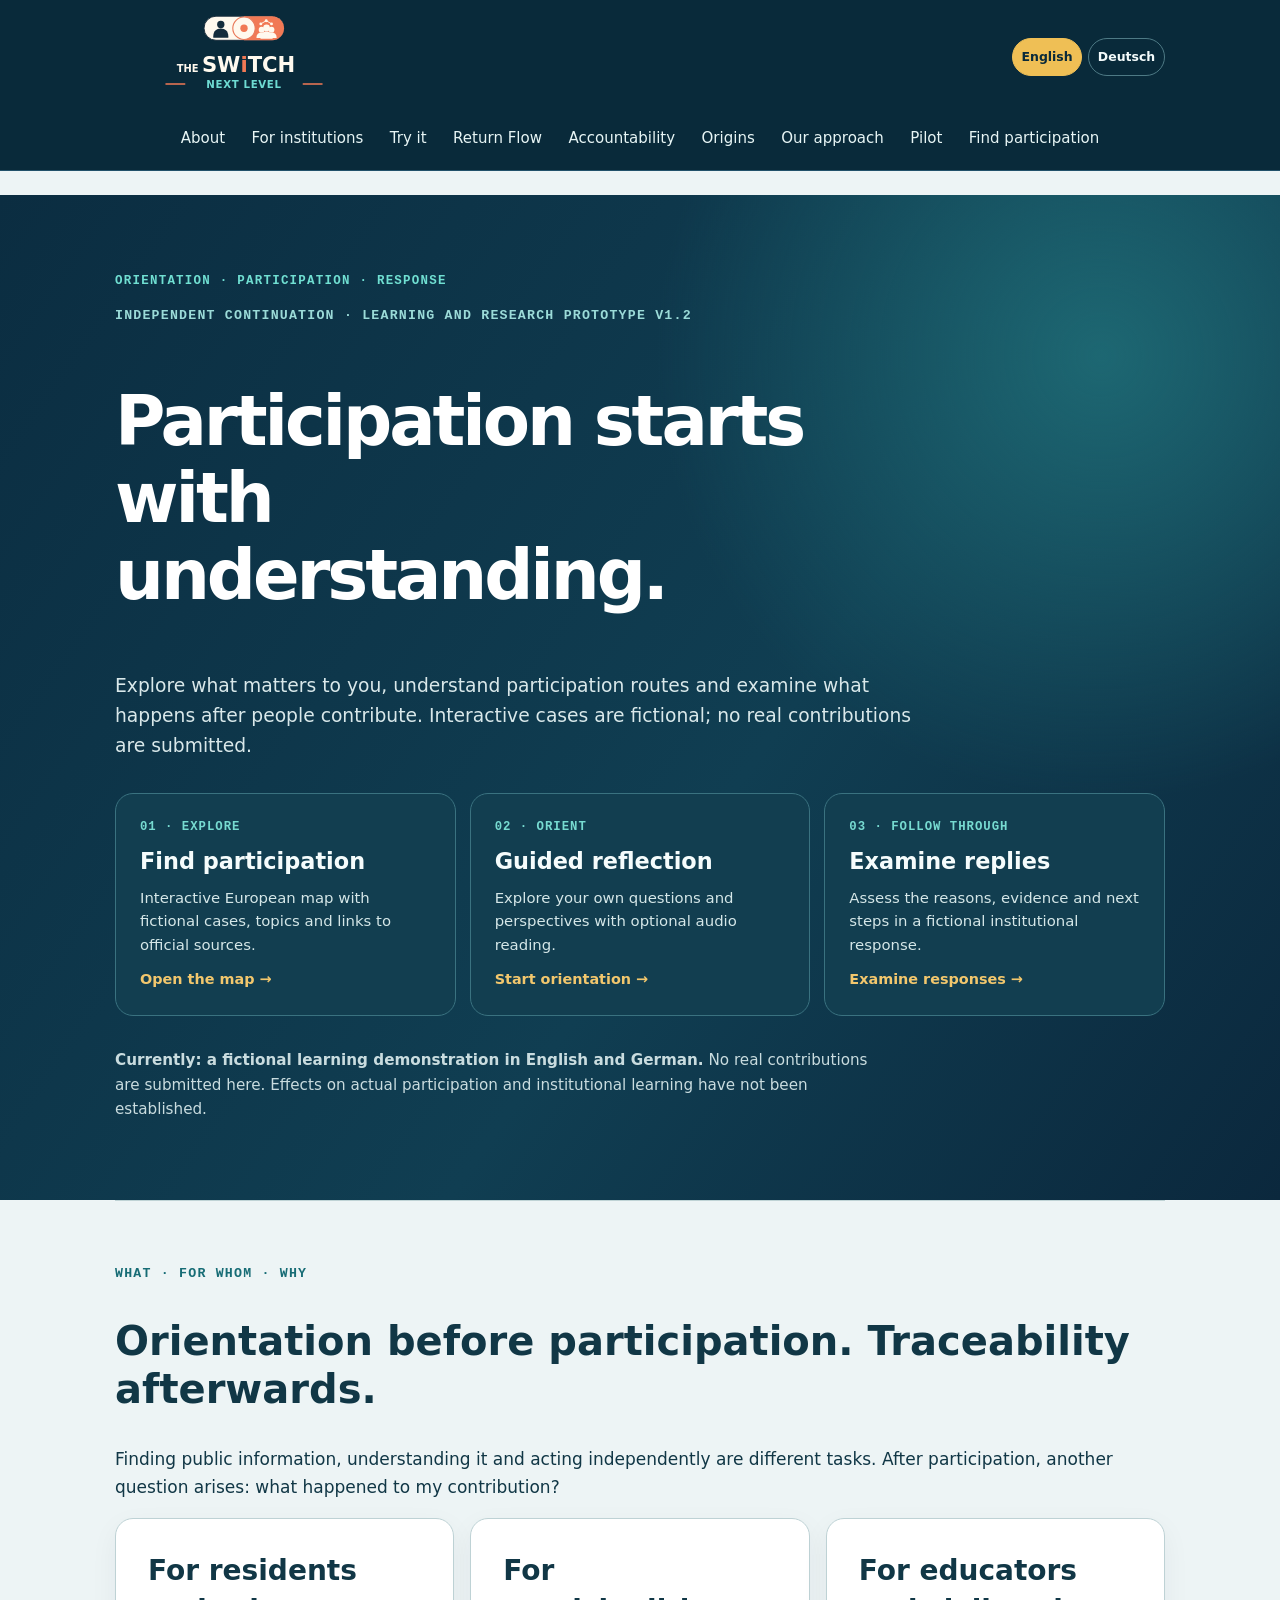
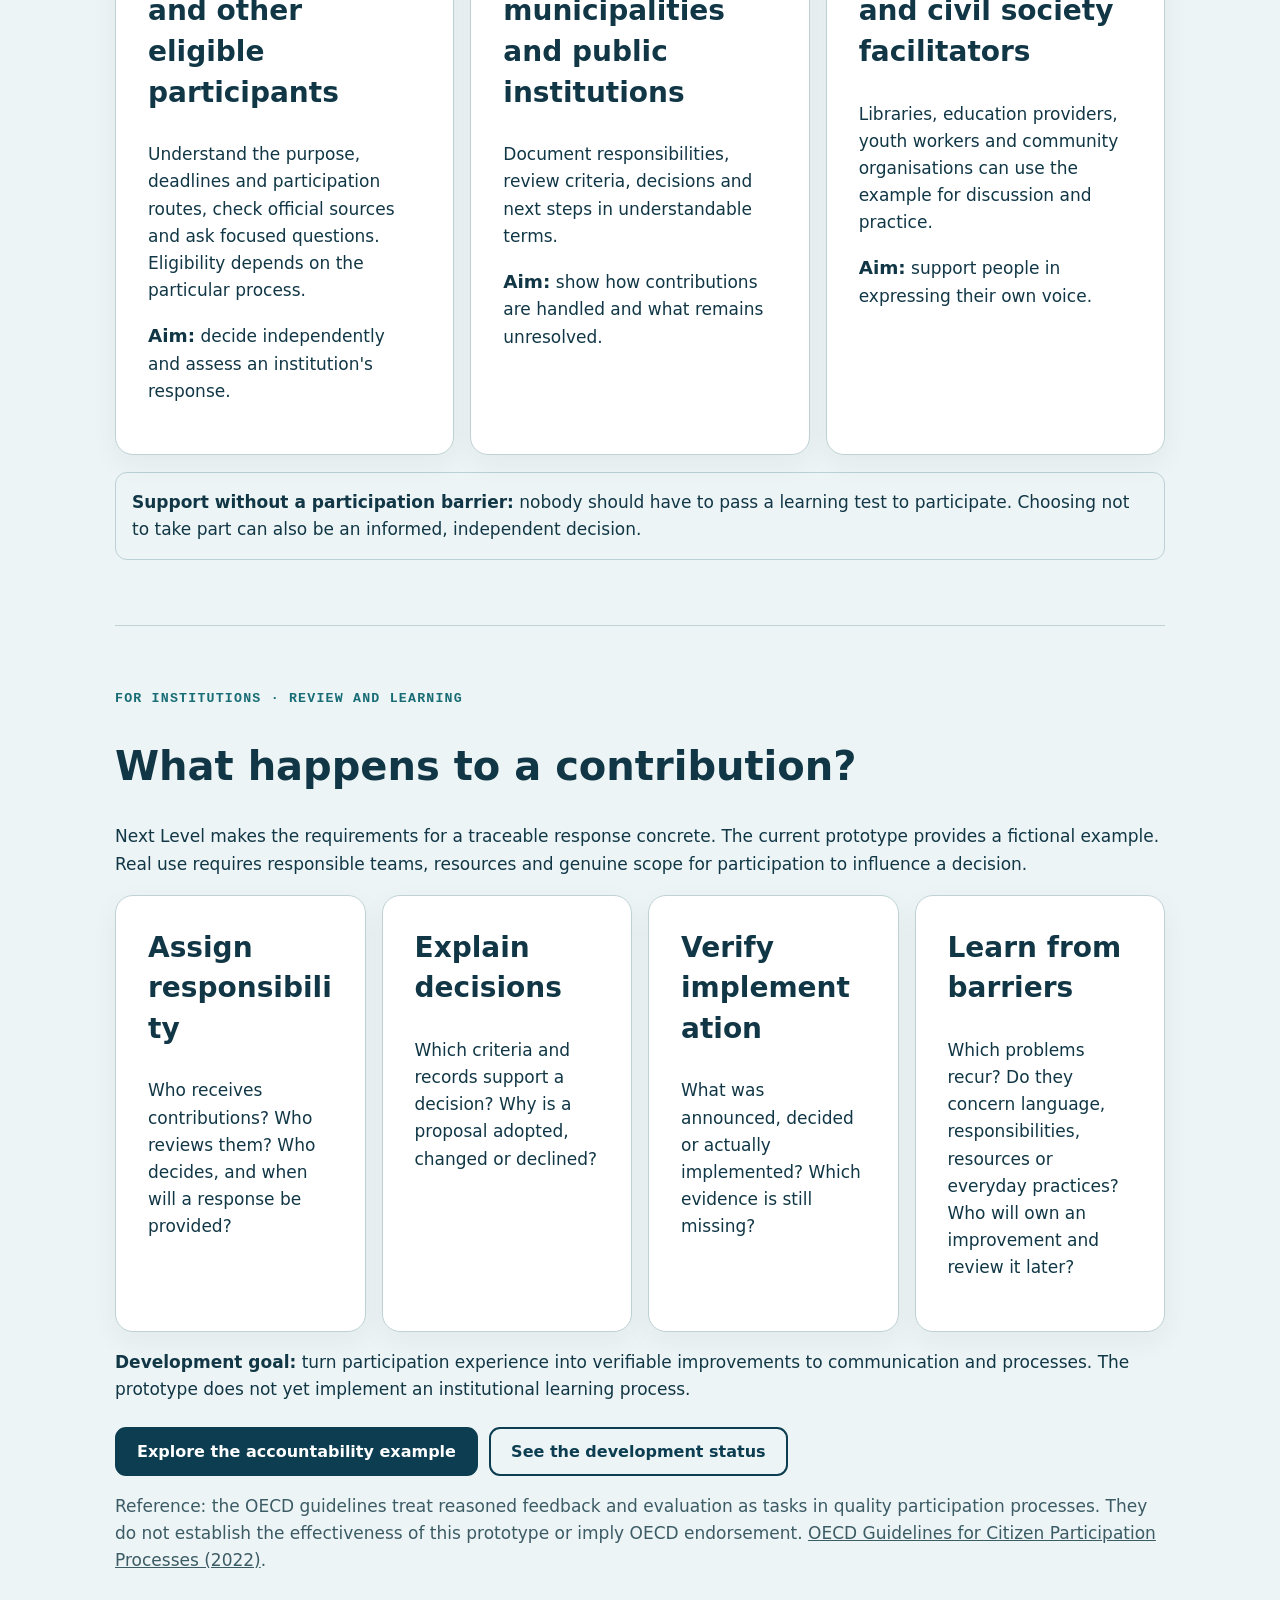
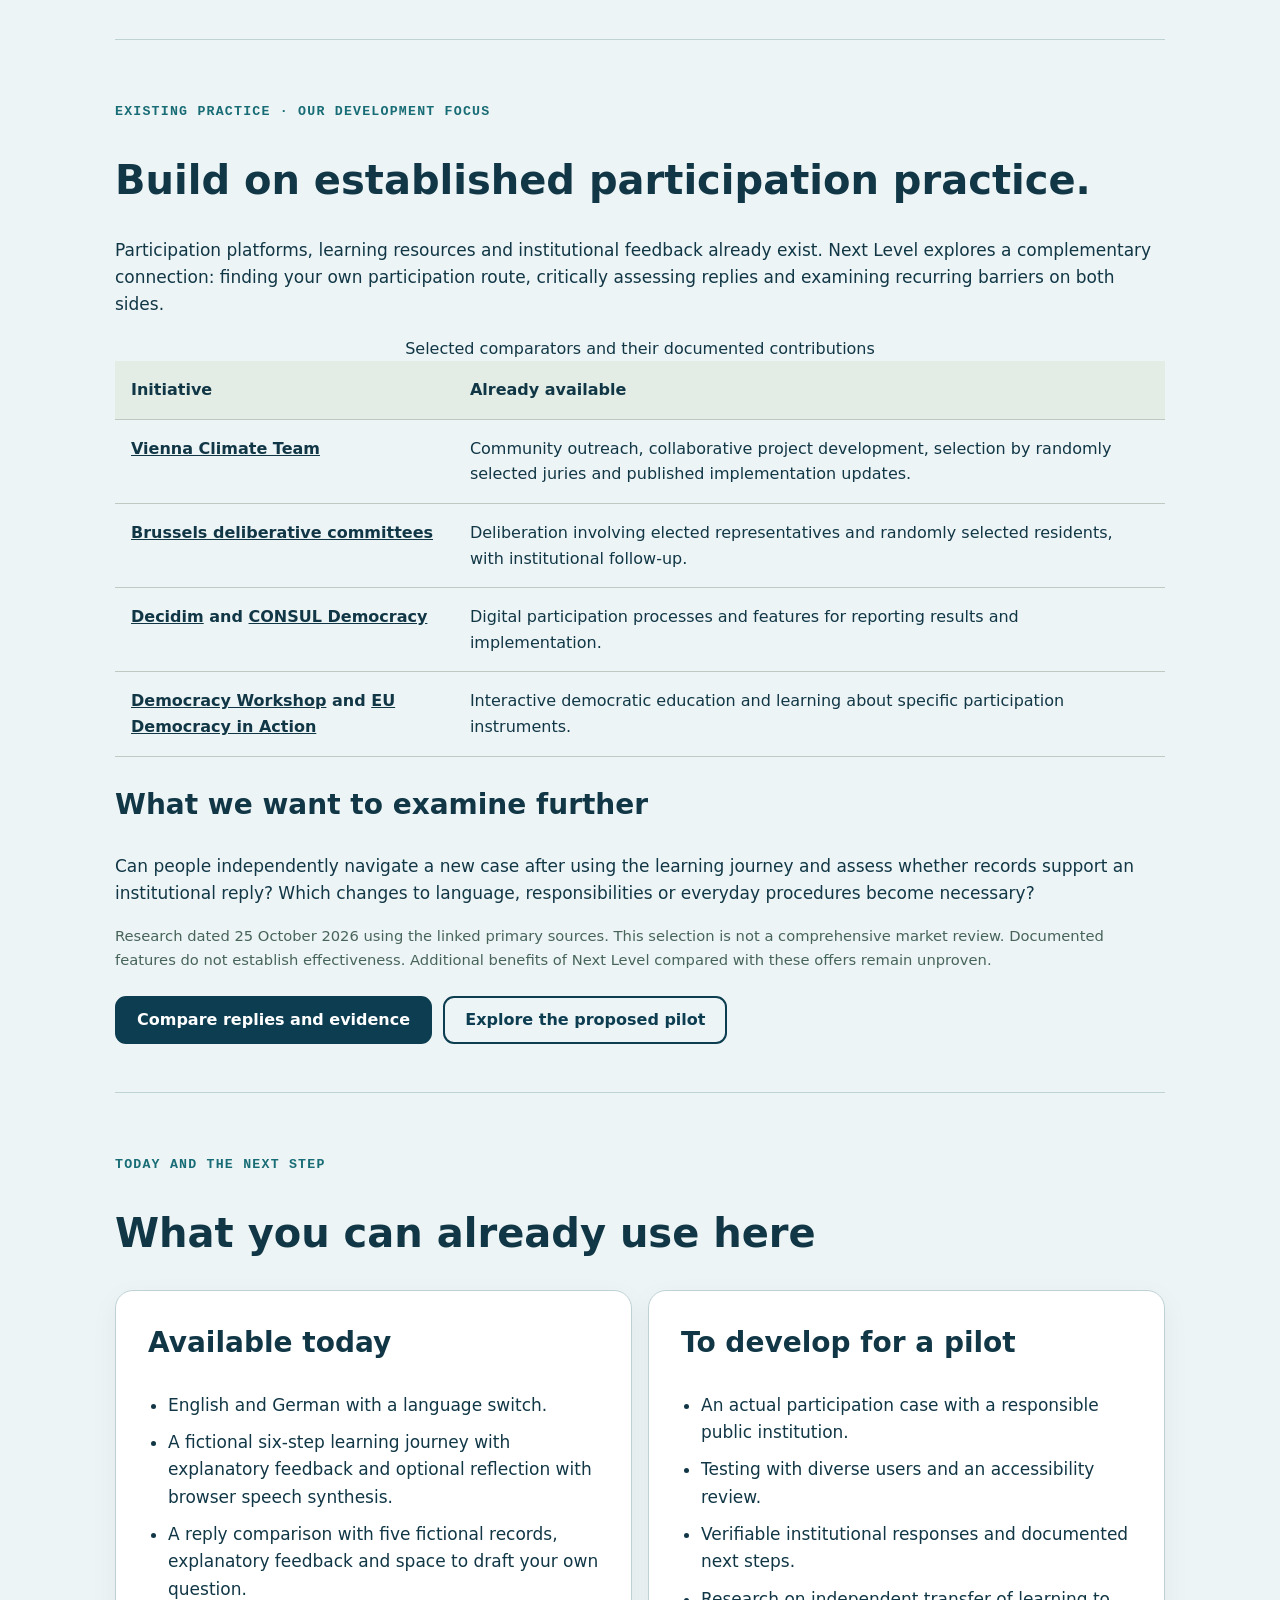
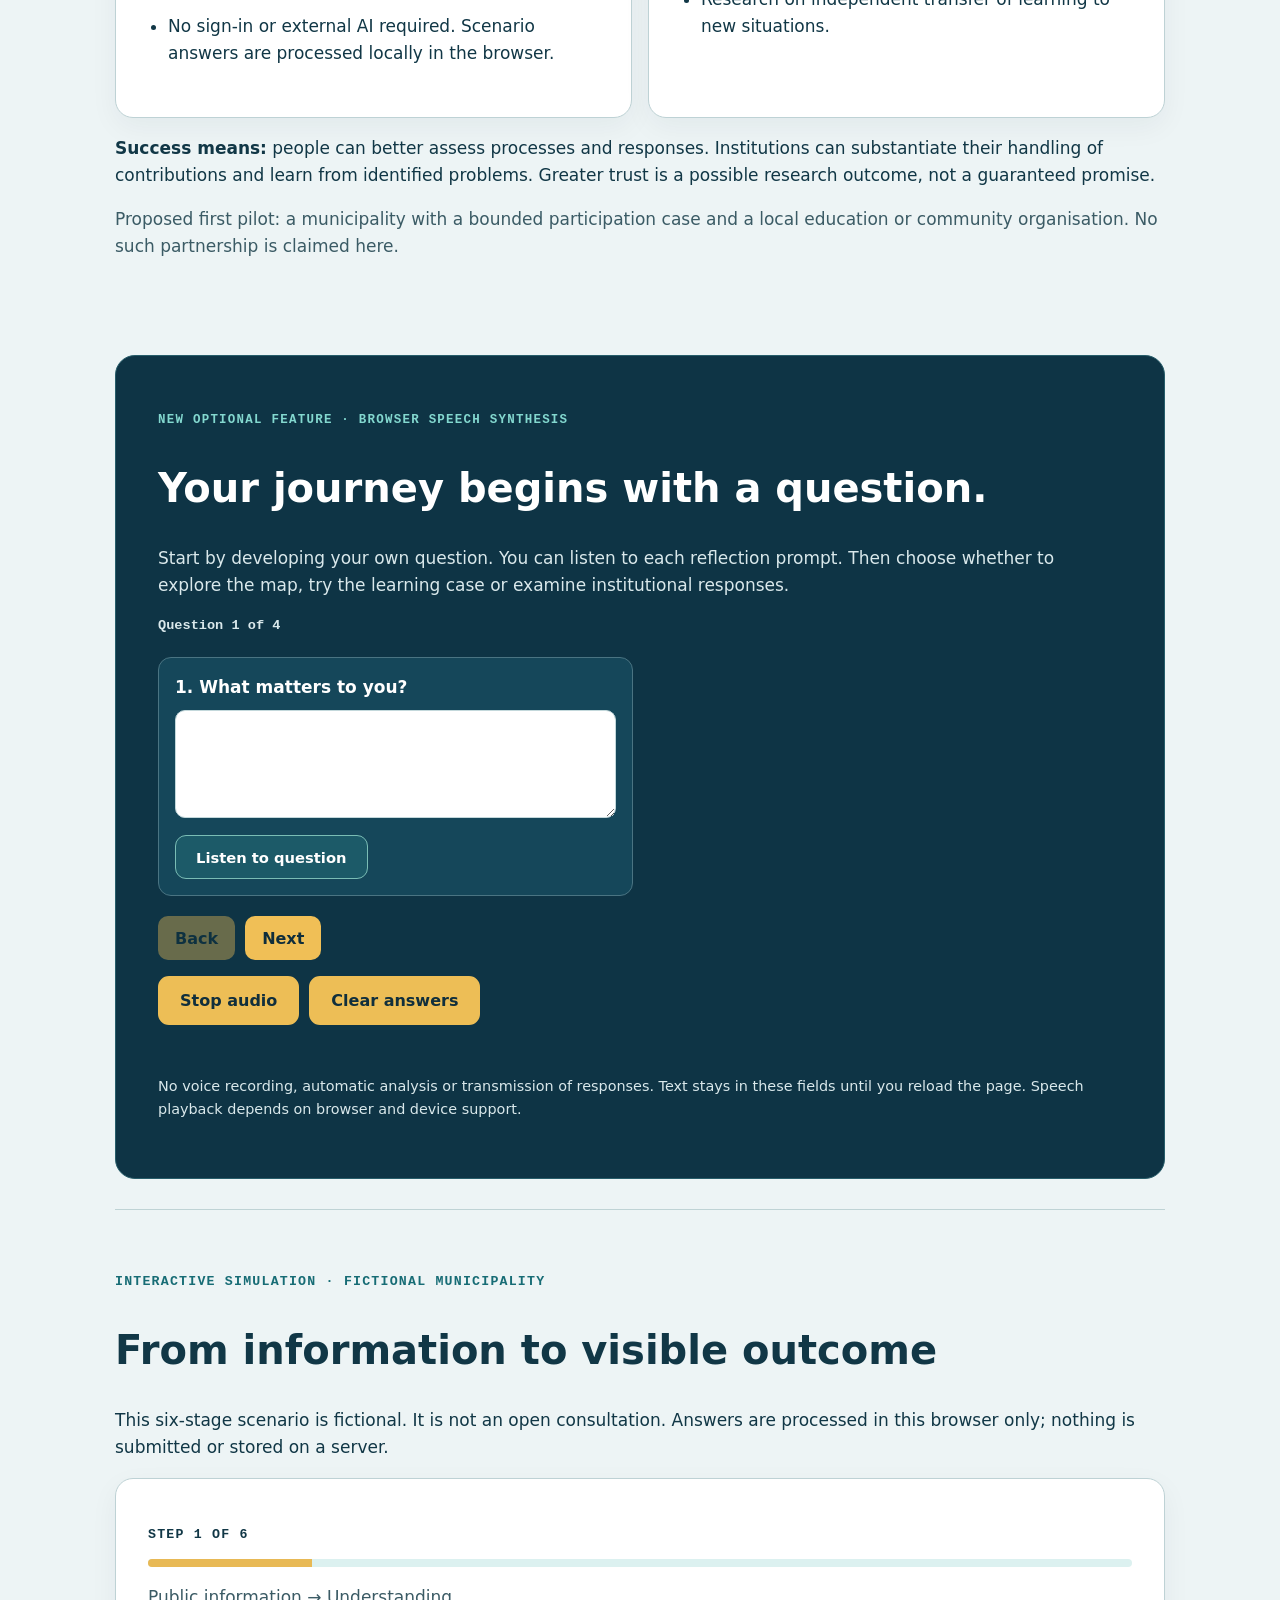
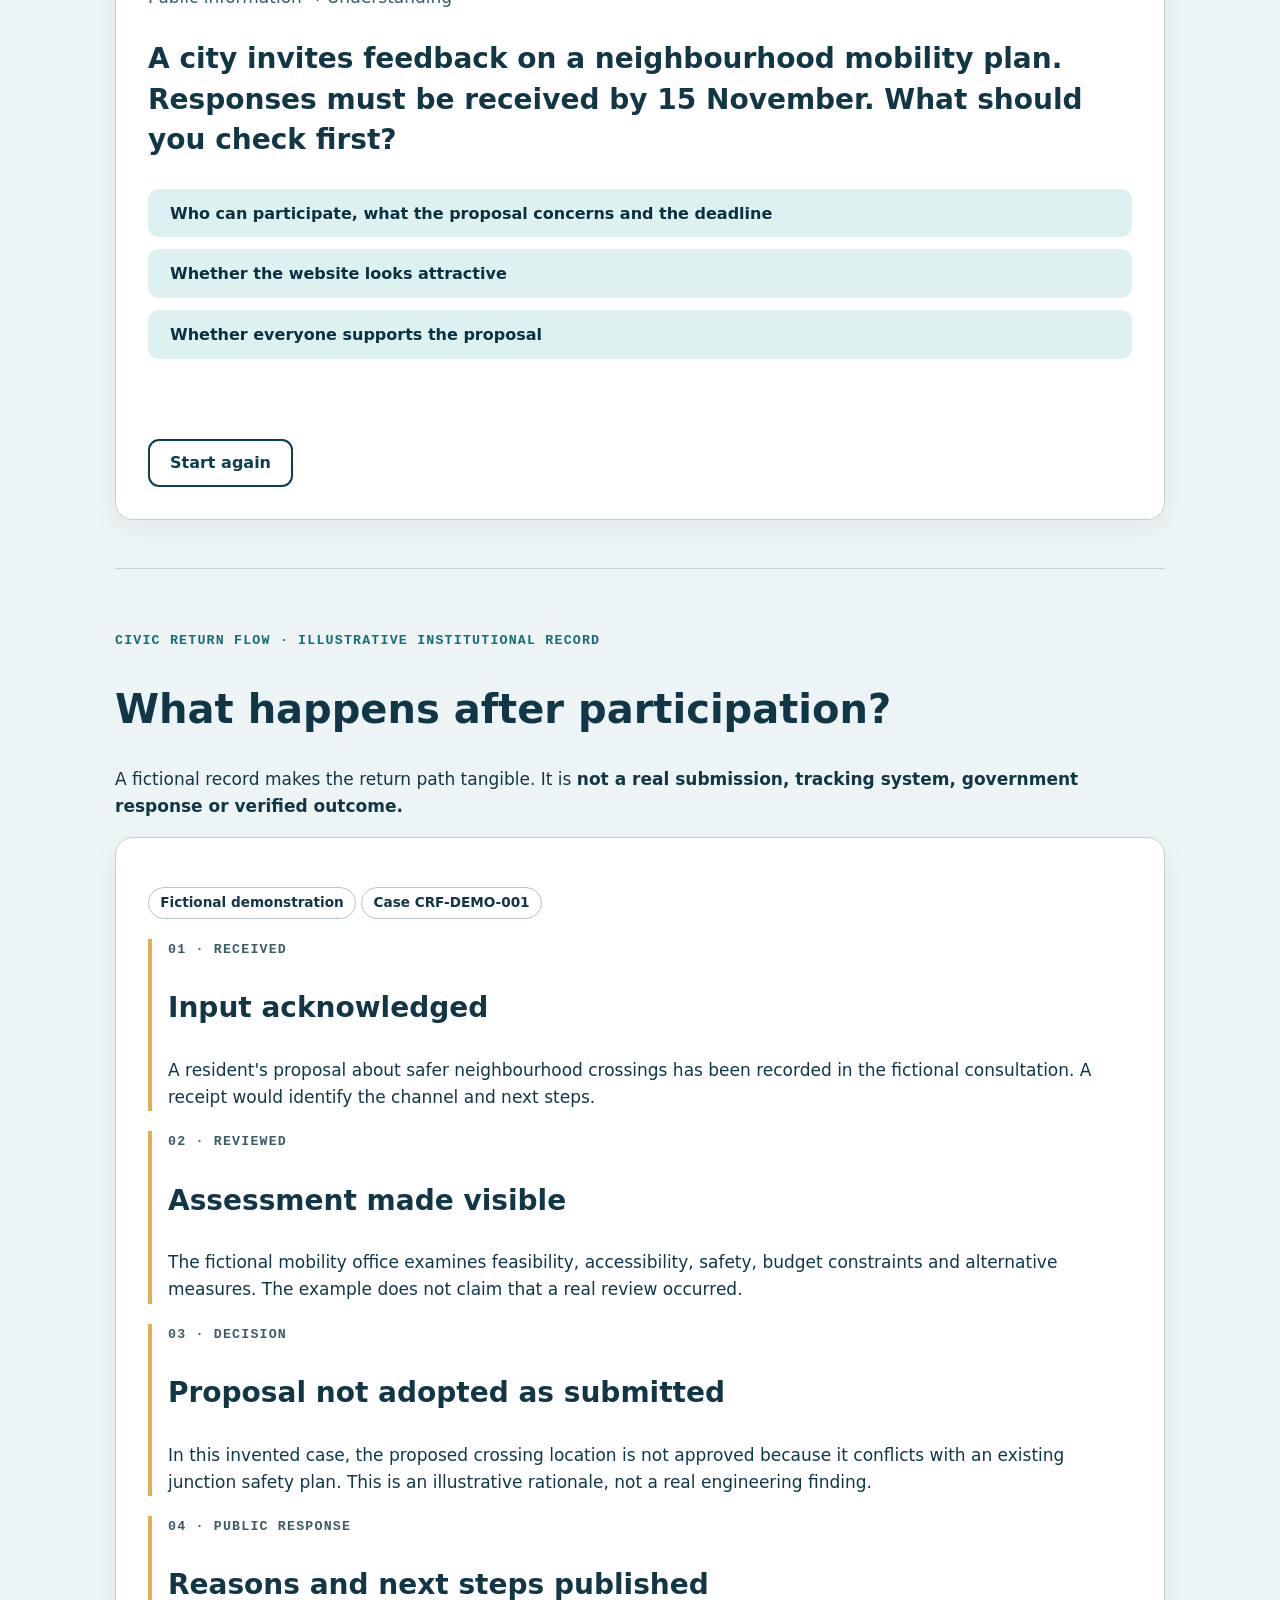
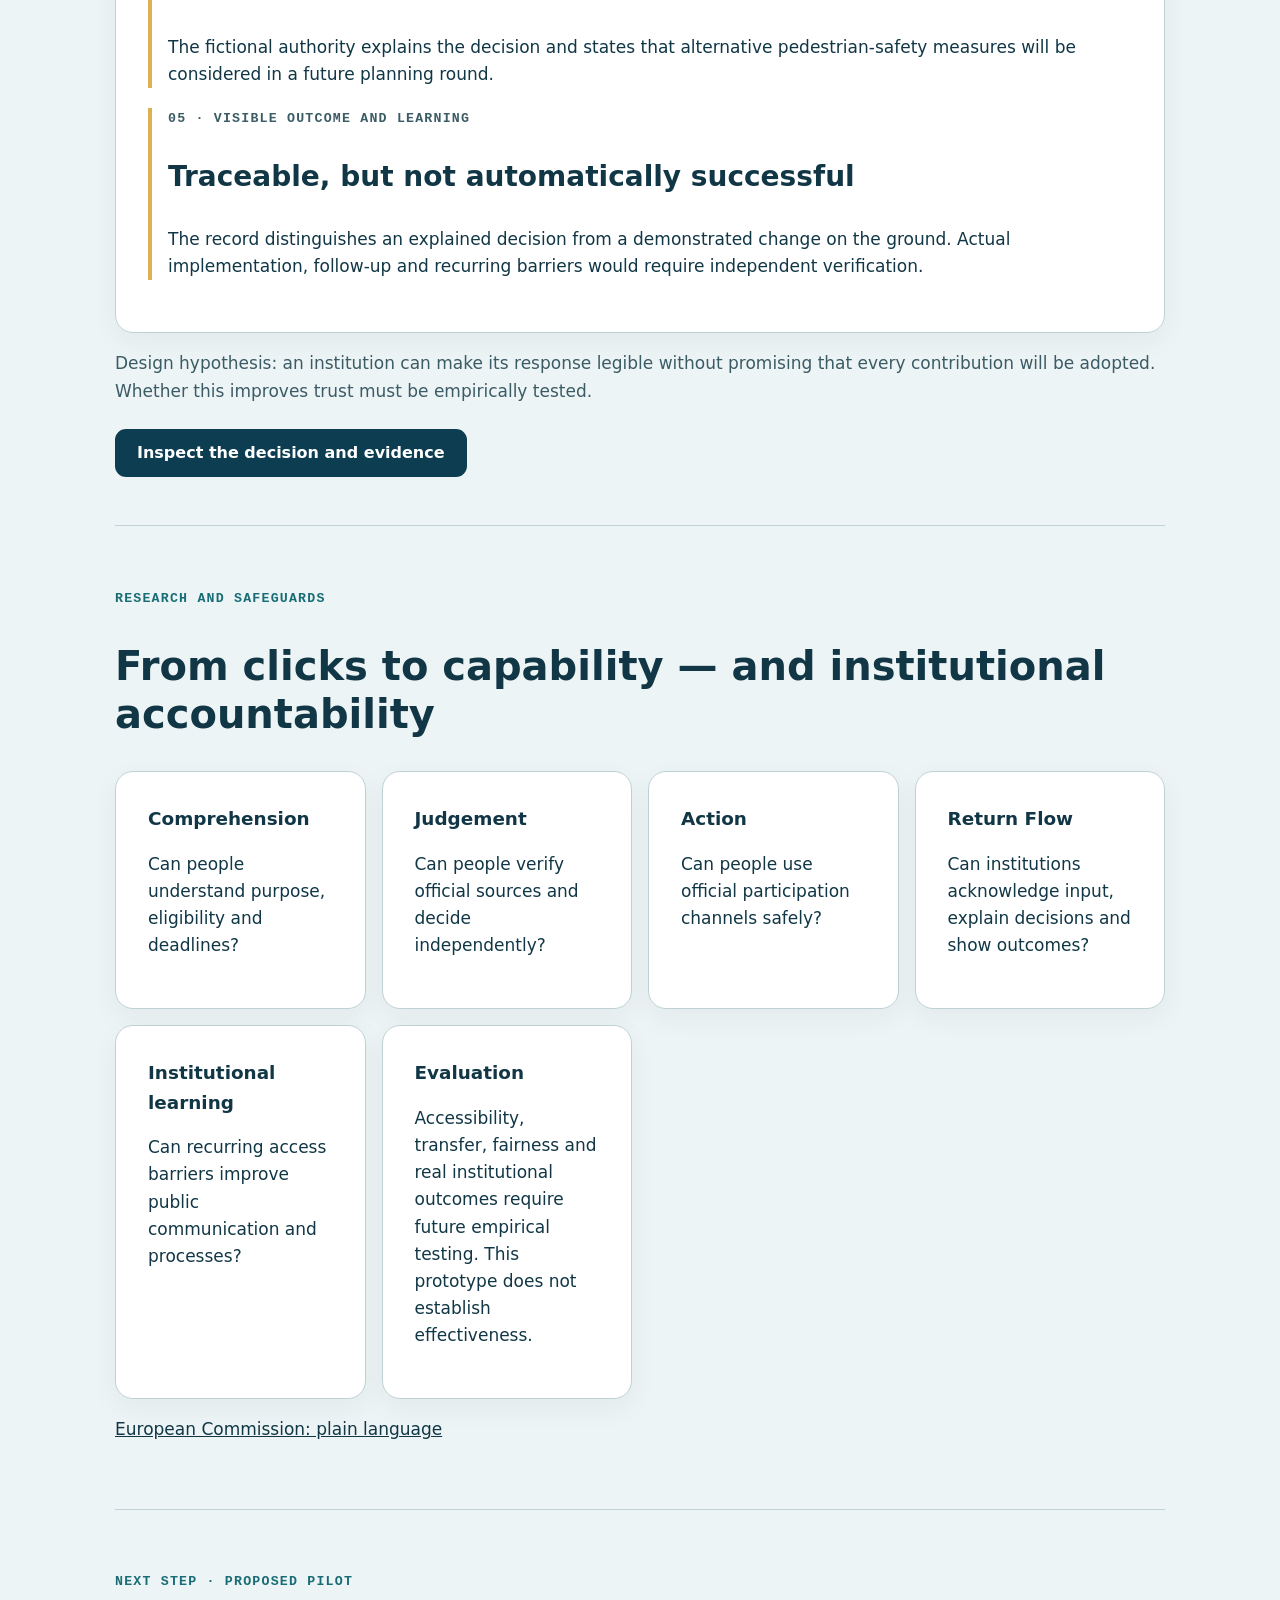
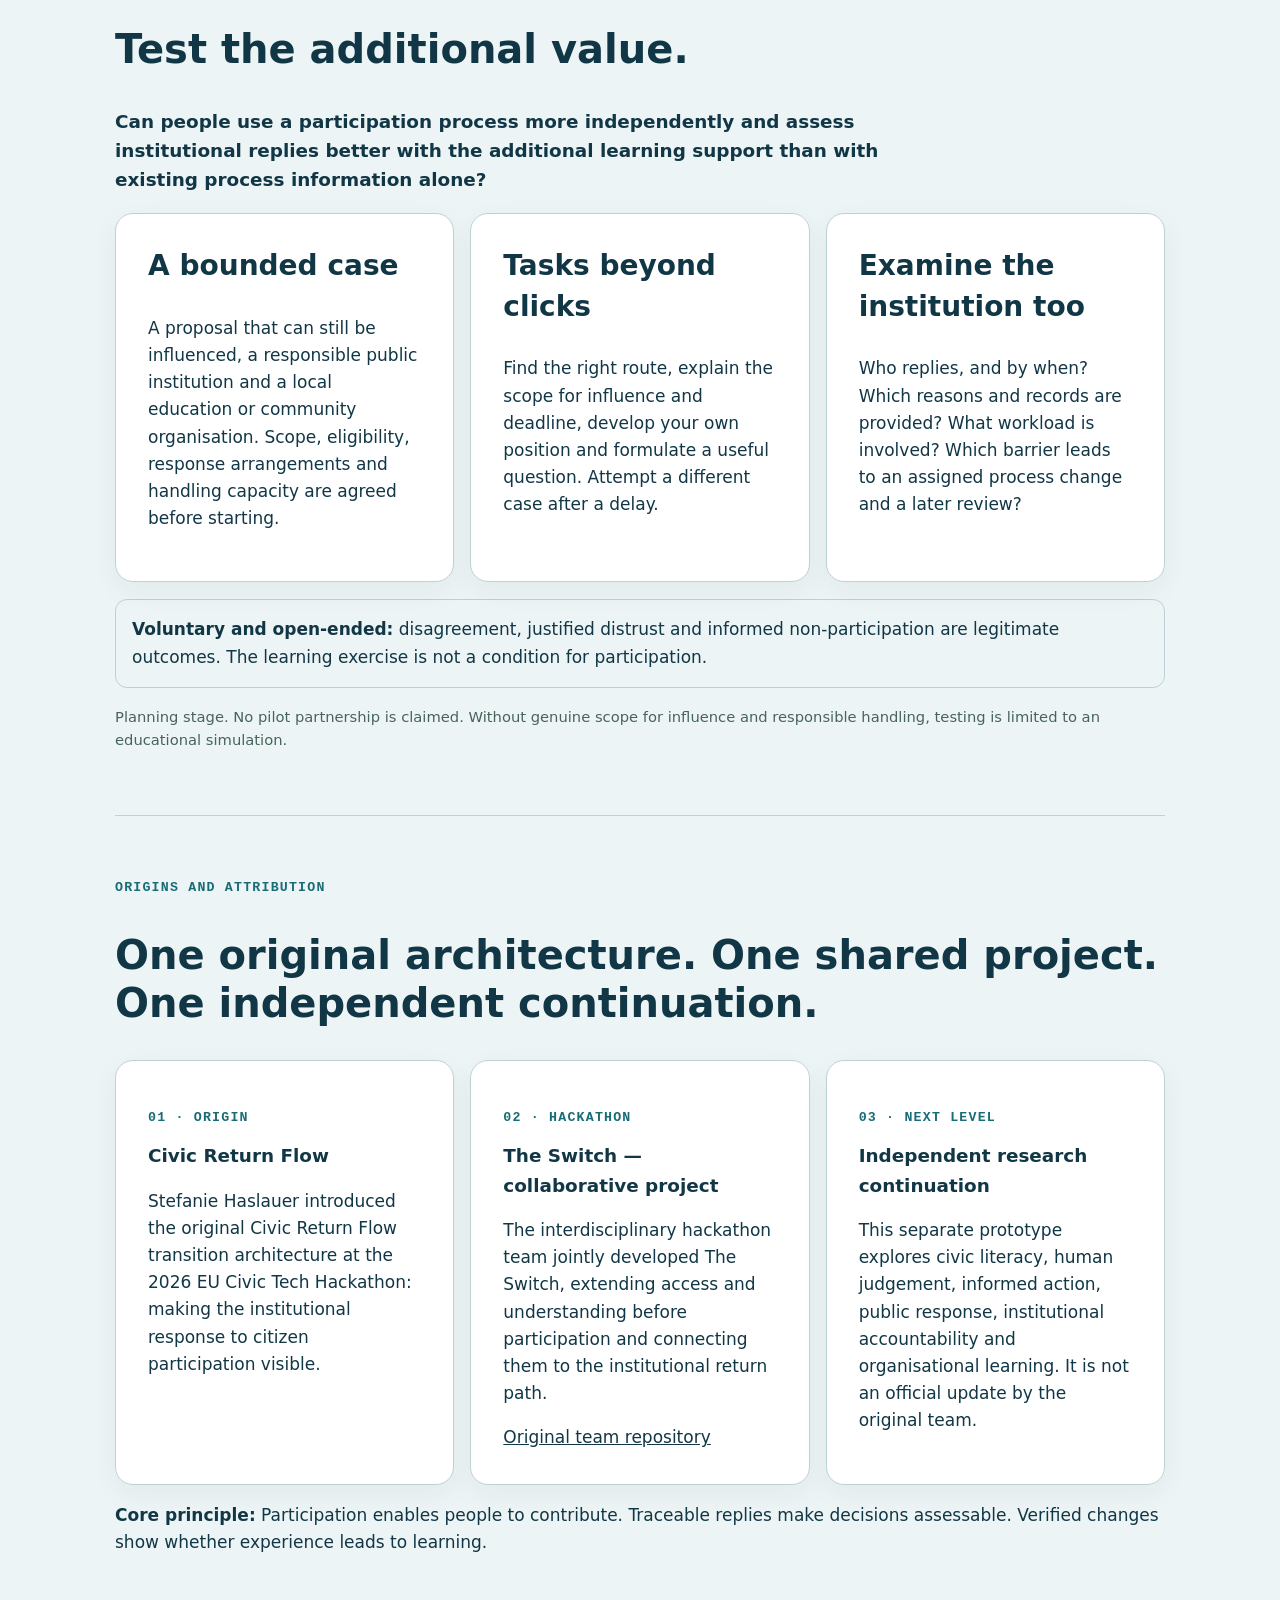
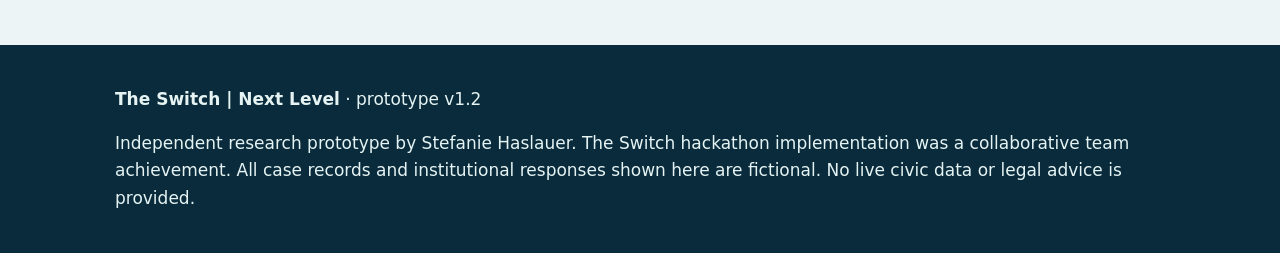
<file: explore.html>
<!doctype html>
<html lang="en">
<head>
<meta charset="utf-8">
<meta name="viewport" content="width=device-width, initial-scale=1">
<meta name="description" content="An independent, fictional civic participation prototype exploring understanding, informed action, institutional accountability and visible return flow.">
<title>Explore · The Switch | Next Level · English · v1.2</title>

<style>
:root {
  --ink: #123a33;
  --paper: #ecf0ec;
  --signal: #e8613c;
  --line: #c4d0c8;
  --muted: #47645a;
  --pale: #e5eee7;
}

* { box-sizing: border-box; }

html { scroll-behavior: smooth; }

body {
  margin: 0;
  background: var(--paper);
  color: var(--ink);
  font: 17px/1.6 system-ui, -apple-system, sans-serif;
}

header, main, footer {
  padding: 1.5rem max(5vw, calc((100vw - 1050px)/2));
}

header {
  display: flex;
  justify-content: space-between;
  gap: 1rem;
  flex-wrap: wrap;
  border-bottom: 1px solid var(--line);
}

nav {
  display: flex;
  gap: 1rem;
  flex-wrap: wrap;
}

a { color: inherit; }

a:focus-visible,
button:focus-visible {
  outline: 3px solid var(--signal);
  outline-offset: 4px;
}

h1 {
  font-size: clamp(2.8rem, 7vw, 5.6rem);
  line-height: 1.08;
  letter-spacing: -.05em;
}

h1 span,
.brand span {
  color: var(--signal);
}

h2 {
  font-size: clamp(1.7rem, 4vw, 2.5rem);
  line-height: 1.2;
}

h3 {
  font-size: clamp(1.35rem, 3.5vw, 1.75rem);
  line-height: 1.45;
}

.eyebrow,
.progress {
  font: 700 .83rem/1.6 ui-monospace, monospace;
  letter-spacing: .09em;
  text-transform: uppercase;
}

.hero { padding: 3rem 0 4rem; }

.lead {
  font-size: 1.23rem;
  max-width: 760px;
}

.section {
  padding: 3rem 0;
  border-top: 1px solid var(--line);
}

.grid {
  display: grid;
  grid-template-columns: repeat(auto-fit, minmax(min(100%,245px),1fr));
  gap: 1rem;
}

.card,
.demo,
.outcome {
  background: white;
  border: 1px solid var(--line);
  border-radius: 18px;
  padding: clamp(1.2rem,4vw,2rem);
}

.card strong { font-size: 1.15rem; }

.actions {
  display: flex;
  gap: .7rem;
  flex-wrap: wrap;
  margin-top: 1.5rem;
}

.button,
button {
  display: inline-block;
  border: 2px solid var(--ink);
  border-radius: 30px;
  background: var(--ink);
  color: white;
  padding: .8rem 1.25rem;
  font: 650 1rem system-ui;
  cursor: pointer;
  text-decoration: none;
  min-height: 48px;
}

.secondary {
  background: transparent;
  color: var(--ink);
}

.options {
  display: grid;
  gap: .75rem;
  margin: 1.5rem 0;
}

.options button {
  background: var(--pale);
  color: var(--ink);
  border-radius: 10px;
  border: 2px solid transparent;
  text-align: left;
  width: 100%;
  transition: border-color .15s;
}

.options button:hover:not(:disabled),
.options button.selected {
  border-color: var(--ink);
}

.options button.correct {
  border-color: #25725a;
  background: #e4f3ea;
}

.options button.incorrect {
  border-color: #a64d33;
  background: #fff0e9;
}

.options button:disabled {
  cursor: default;
  opacity: 1;
}

.feedback {
  font-weight: 650;
  min-height: 2rem;
}

.feedback[data-state="error"] {
  color: #963d29;
}

.muted { color: var(--muted); }

.track {
  height: 8px;
  background: var(--pale);
  border-radius: 8px;
  overflow: hidden;
}

.track span {
  display: block;
  height: 100%;
  background: var(--signal);
}

.record {
  border-left: 4px solid var(--signal);
  padding: 0 0 0 1rem;
  margin: 1.25rem 0;
}

.record p { margin: .3rem 0; }

.record .eyebrow { color: var(--muted); }

.pill {
  display: inline-block;
  border: 1px solid var(--line);
  border-radius: 999px;
  padding: .25rem .7rem;
  font-size: .85rem;
  font-weight: 700;
}

.notice {
  border: 1px solid var(--line);
  border-radius: 12px;
  padding: 1rem;
  background: var(--paper);
}

.hidden,
[hidden] {
  display: none !important;
}

footer {
  background: var(--ink);
  color: white;
}

footer a { color: #f5d77b; }

@media(max-width:600px) {
  header, main, footer {
    padding-left: 1rem;
    padding-right: 1rem;
  }

  .actions > * {
    width: 100%;
    text-align: center;
  }
}

@media(prefers-reduced-motion:reduce) {
  html { scroll-behavior: auto; }
  .options button { transition: none; }
}

.brand { display: inline-flex; flex: 0 0 auto; text-decoration: none; }
.brand-logo { display: block; width: 200px; max-width: 100%; height: auto; }
header { align-items: center; }
@media(max-width:600px) { .brand-logo { width: 174px; } }

.language-switch { display:flex; gap:.35rem; align-items:center; flex-wrap:wrap; }
.language-switch a { display:inline-flex; align-items:center; justify-content:center; min-height:44px; padding:.35rem .75rem; border:1px solid var(--ink); border-radius:999px; text-decoration:none; font:700 .9rem/1.3 system-ui,sans-serif; }
.language-switch a[aria-current="page"] { background:var(--ink); color:#fff; }
h1,h2,h3,.eyebrow,button { overflow-wrap:anywhere; }
html[lang="de"] h1 { font-size:clamp(2.4rem,6.6vw,5.2rem); hyphens:auto; }
@media(max-width:600px) { .language-switch { width:100%; } }

.entry-grid { display:grid; grid-template-columns:repeat(2,minmax(0,1fr)); gap:1rem; margin:2rem 0 1.25rem; }
.entry-card { display:flex; flex-direction:column; gap:.8rem; padding:clamp(1.2rem,3vw,1.75rem); border:2px solid var(--ink); border-radius:18px; background:#fff; text-decoration:none; min-width:0; }
.entry-card strong { font-size:clamp(1.25rem,2.5vw,1.55rem); line-height:1.3; }
.entry-card .eyebrow { color:var(--muted); }
.entry-link { margin-top:auto; padding-top:.5rem; font-weight:750; text-decoration:underline; text-underline-offset:.2em; }
.entry-card:hover { background:var(--pale); }
.prototype-note { max-width:76ch; font-size:.95rem; color:var(--muted); }
.card h3 { margin-top:0; }
.card ul { padding-left:1.25rem; }
.card li + li { margin-top:.65rem; }
@media(max-width:650px) { .entry-grid { grid-template-columns:minmax(0,1fr); } }
</style>
<link rel="alternate" hreflang="en" href="./explore.html">
<link rel="alternate" hreflang="de" href="./explore-de.html">
<link rel="stylesheet" href="./next-level.css">
<link rel="stylesheet" href="./switch-theme.css">
<script src="./switch-ui.js" defer></script>
</head>

<body>
<a class="skip-link" href="#main-content">Skip to content</a>

<header>
  <a class="brand" href="./index.html" aria-label="The Switch Next Level home"><img class="brand-logo" src="./the-switch-next-level-brand.svg" alt="The Switch | Next Level" width="520" height="300"></a>

  <nav class="switch-primary" aria-label="Main navigation">
    <a href="#purpose">About</a>
    <a href="#institutions">For institutions</a>
    <a href="#demo">Try it</a>
    <a href="#return-flow">Return Flow</a>
    <a href="./accountability.html#decision">Accountability</a>
    <a href="#journey">Origins</a>
    <a href="#approach">Our approach</a><a href="#pilot">Pilot</a>
  <a href="./find.html">Find participation</a></nav>
<nav class="language-switch" aria-label="Choose language"><a href="./explore.html" lang="en" hreflang="en" aria-current="page">English</a><a href="./explore-de.html" lang="de" hreflang="de">Deutsch</a></nav></header>

<main id="main-content">

<section class="hero" aria-labelledby="hero-title">
<p class="switch-kicker">ORIENTATION · PARTICIPATION · RESPONSE</p>
<p class="eyebrow">Independent continuation · Learning and research prototype v1.2</p>
<h1 id="hero-title">Participation starts with understanding.</h1>
<p class="lead">Explore what matters to you, understand participation routes and examine what happens after people contribute. Interactive cases are fictional; no real contributions are submitted.</p>
<div class="switch-path-grid"><a class="switch-path" href="./find.html"><small>01 · EXPLORE</small><strong>Find participation</strong><span>Interactive European map with fictional cases, topics and links to official sources.</span><b>Open the map →</b></a><a class="switch-path" href="#guided-orientation"><small>02 · ORIENT</small><strong>Guided reflection</strong><span>Explore your own questions and perspectives with optional audio reading.</span><b>Start orientation →</b></a><a class="switch-path" href="./accountability.html#answer-practice"><small>03 · FOLLOW THROUGH</small><strong>Examine replies</strong><span>Assess the reasons, evidence and next steps in a fictional institutional response.</span><b>Examine responses →</b></a></div>
<p class="prototype-note"><strong>Currently: a fictional learning demonstration in English and German.</strong> No real contributions are submitted here. Effects on actual participation and institutional learning have not been established.</p>
</section>
<section class="section" id="purpose" aria-labelledby="purpose-title">
<p class="eyebrow">What · for whom · why</p><h2 id="purpose-title">Orientation before participation. Traceability afterwards.</h2>
<p>Finding public information, understanding it and acting independently are different tasks. After participation, another question arises: what happened to my contribution?</p>
<div class="grid">
<article class="card"><h3>For residents and other eligible participants</h3><p>Understand the purpose, deadlines and participation routes, check official sources and ask focused questions. Eligibility depends on the particular process.</p><p><strong>Aim:</strong> decide independently and assess an institution's response.</p></article>
<article class="card"><h3>For municipalities and public institutions</h3><p>Document responsibilities, review criteria, decisions and next steps in understandable terms.</p><p><strong>Aim:</strong> show how contributions are handled and what remains unresolved.</p></article>
<article class="card"><h3>For educators and civil society facilitators</h3><p>Libraries, education providers, youth workers and community organisations can use the example for discussion and practice.</p><p><strong>Aim:</strong> support people in expressing their own voice.</p></article>
</div>
<p class="notice"><strong>Support without a participation barrier:</strong> nobody should have to pass a learning test to participate. Choosing not to take part can also be an informed, independent decision.</p>
</section>
<section class="section" id="institutions" aria-labelledby="institutions-title">
<p class="eyebrow">For institutions · Review and learning</p><h2 id="institutions-title">What happens to a contribution?</h2>
<p>Next Level makes the requirements for a traceable response concrete. The current prototype provides a fictional example. Real use requires responsible teams, resources and genuine scope for participation to influence a decision.</p>
<div class="grid">
<article class="card"><h3>Assign responsibility</h3><p>Who receives contributions? Who reviews them? Who decides, and when will a response be provided?</p></article>
<article class="card"><h3>Explain decisions</h3><p>Which criteria and records support a decision? Why is a proposal adopted, changed or declined?</p></article>
<article class="card"><h3>Verify implementation</h3><p>What was announced, decided or actually implemented? Which evidence is still missing?</p></article>
<article class="card"><h3>Learn from barriers</h3><p>Which problems recur? Do they concern language, responsibilities, resources or everyday practices? Who will own an improvement and review it later?</p></article>
</div>
<p><strong>Development goal:</strong> turn participation experience into verifiable improvements to communication and processes. The prototype does not yet implement an institutional learning process.</p>
<div class="actions"><a class="button" href="./accountability.html#decision">Explore the accountability example</a><a class="button secondary" href="#status">See the development status</a></div>
<p class="muted">Reference: the OECD guidelines treat reasoned feedback and evaluation as tasks in quality participation processes. They do not establish the effectiveness of this prototype or imply OECD endorsement. <a href="https://doi.org/10.1787/f765caf6-en">OECD Guidelines for Citizen Participation Processes (2022)</a>.</p>
</section>
<section class="section" id="approach" aria-labelledby="approach-title">
<p class="eyebrow">Existing practice · Our development focus</p><h2 id="approach-title">Build on established participation practice.</h2>
<p>Participation platforms, learning resources and institutional feedback already exist. Next Level explores a complementary connection: finding your own participation route, critically assessing replies and examining recurring barriers on both sides.</p>
<div class="table-scroll"><table class="compare-table"><caption>Selected comparators and their documented contributions</caption><thead><tr><th scope="col">Initiative</th><th scope="col">Already available</th></tr></thead><tbody>
<tr><td><a href="https://klimateam.wien.gv.at/">Vienna Climate Team</a></td><td>Community outreach, collaborative project development, selection by randomly selected juries and published implementation updates.</td></tr>
<tr><td><a href="https://democratie.brussels/pages/faq_morecd">Brussels deliberative committees</a></td><td>Deliberation involving elected representatives and randomly selected residents, with institutional follow-up.</td></tr>
<tr><td><a href="https://decidim.org/features">Decidim</a> and <a href="https://consuldemocracy.org/features/">CONSUL Democracy</a></td><td>Digital participation processes and features for reporting results and implementation.</td></tr>
<tr><td><a href="https://www.parlament.gv.at/erleben/demokratiebildung/demokratiewerkstatt">Democracy Workshop</a> and <a href="https://citizens-initiative.europa.eu/eci-school_en">EU Democracy in Action</a></td><td>Interactive democratic education and learning about specific participation instruments.</td></tr>
</tbody></table></div>
<h3>What we want to examine further</h3><p>Can people independently navigate a new case after using the learning journey and assess whether records support an institutional reply? Which changes to language, responsibilities or everyday procedures become necessary?</p>
<p class="source-note">Research dated 25 October 2026 using the linked primary sources. This selection is not a comprehensive market review. Documented features do not establish effectiveness. Additional benefits of Next Level compared with these offers remain unproven.</p>
<div class="actions"><a class="button" href="./accountability.html#answer-practice">Compare replies and evidence</a><a class="button secondary" href="#pilot">Explore the proposed pilot</a></div></section>

<section class="section" id="status" aria-labelledby="status-title">
<p class="eyebrow">Today and the next step</p><h2 id="status-title">What you can already use here</h2>
<div class="grid">
<article class="card"><h3>Available today</h3><ul><li>English and German with a language switch.</li><li>A fictional six-step learning journey with explanatory feedback and optional reflection with browser speech synthesis.</li><li>A reply comparison with five fictional records, explanatory feedback and space to draft your own question.</li><li>No sign-in or external AI required. Scenario answers are processed locally in the browser.</li></ul></article>
<article class="card"><h3>To develop for a pilot</h3><ul><li>An actual participation case with a responsible public institution.</li><li>Testing with diverse users and an accessibility review.</li><li>Verifiable institutional responses and documented next steps.</li><li>Research on independent transfer of learning to new situations.</li></ul></article>
</div>
<p><strong>Success means:</strong> people can better assess processes and responses. Institutions can substantiate their handling of contributions and learn from identified problems. Greater trust is a possible research outcome, not a guaranteed promise.</p>
<p class="muted">Proposed first pilot: a municipality with a bounded participation case and a local education or community organisation. No such partnership is claimed here.</p>
</section>



<section class="section switch-guided" id="guided-orientation" aria-labelledby="guided-heading"><p class="switch-kicker">New optional feature · Browser speech synthesis</p><h2 id="guided-heading">Your journey begins with a question.</h2><p>Start by developing your own question. You can listen to each reflection prompt. Then choose whether to explore the map, try the learning case or examine institutional responses.</p><div class="switch-reflect-grid"><div class="switch-reflect-card"><label for="switch-reflect-0">1. What matters to you?</label><textarea id="switch-reflect-0" rows="3" maxlength="1200"></textarea><button type="button" class="switch-speak-one" data-prompt="0">Listen to question</button></div><div class="switch-reflect-card"><label for="switch-reflect-1">2. What would you like to understand better?</label><textarea id="switch-reflect-1" rows="3" maxlength="1200"></textarea><button type="button" class="switch-speak-one" data-prompt="1">Listen to question</button></div><div class="switch-reflect-card"><label for="switch-reflect-2">3. Whose perspective might be missing?</label><textarea id="switch-reflect-2" rows="3" maxlength="1200"></textarea><button type="button" class="switch-speak-one" data-prompt="2">Listen to question</button></div><div class="switch-reflect-card"><label for="switch-reflect-3">4. What could your next step be?</label><textarea id="switch-reflect-3" rows="3" maxlength="1200"></textarea><button type="button" class="switch-speak-one" data-prompt="3">Listen to question</button></div></div><div class="switch-controls"><button type="button" id="switch-stop-audio">Stop audio</button><button type="button" id="switch-clear-reflection">Clear answers</button></div><p id="switch-audio-status" role="status" aria-live="polite"></p><p class="switch-small">No voice recording, automatic analysis or transmission of responses. Text stays in these fields until you reload the page. Speech playback depends on browser and device support.</p></section>
<section class="section" id="demo">

  <p class="eyebrow">
    Interactive simulation · fictional municipality
  </p>

  <h2>From information to visible outcome</h2>

  <p>
    This six-stage scenario is fictional.
    It is not an open consultation.
    Answers are processed in this browser only;
    nothing is submitted or stored on a server.
  </p>

  <div class="demo"
       id="scenario"
       aria-label="Interactive civic participation scenario">

    <p class="progress" id="progress">STEP 1 OF 6</p>

    <div class="track" aria-hidden="true">
      <span id="bar" style="width:16.67%"></span>
    </div>

    <p class="muted" id="stage"></p>
    <h3 id="question"></h3>

    <div class="options"
         id="options"
         role="group"
         aria-label="Answer choices">
    </div>

    <p class="feedback"
       id="feedback"
       role="status"
       aria-live="polite">
    </p>

    <div class="actions">
      <button id="next" type="button" hidden>
        Continue
      </button>

      <button id="restart"
              type="button"
              class="secondary">
        Start again
      </button>
    </div>

  </div>

  <div class="outcome hidden"
       id="completion"
       tabindex="-1"
       aria-labelledby="complete-heading">

    <p class="eyebrow">Journey complete · 6 of 6</p>

    <h3 id="complete-heading">
      You have reached the institutional return path.
    </h3>

    <p>
      You checked the information, interpreted the deadline,
      verified the source, made an independent choice
      and explored what an accountable public response could look like.
    </p>

    <p>
      <strong>The important distinction:</strong>
      This is a learning demonstration, not evidence that a real
      institution has responded or that trust has increased.
    </p>

    <div class="actions">

      <a class="button" href="#return-flow">
        Inspect the fictional return record
      </a>

      <a class="button secondary"
         href="./accountability.html#decision">
        Examine institutional accountability
      </a>

      <button id="play-again"
              class="secondary"
              type="button">
        Play again
      </button>

    </div>
  </div>

</section>

<section class="section" id="return-flow">

  <p class="eyebrow">
    Civic Return Flow · illustrative institutional record
  </p>

  <h2>What happens after participation?</h2>

  <p>
    A fictional record makes the return path tangible.
    It is <strong>not a real submission, tracking system,
    government response or verified outcome.</strong>
  </p>

  <div class="outcome">

    <p>
      <span class="pill">Fictional demonstration</span>
      <span class="pill">Case CRF-DEMO-001</span>
    </p>

    <div class="record">
      <p class="eyebrow">01 · Received</p>
      <h3>Input acknowledged</h3>
      <p>
        A resident's proposal about safer neighbourhood crossings
        has been recorded in the fictional consultation.
        A receipt would identify the channel and next steps.
      </p>
    </div>

    <div class="record">
      <p class="eyebrow">02 · Reviewed</p>
      <h3>Assessment made visible</h3>
      <p>
        The fictional mobility office examines feasibility,
        accessibility, safety, budget constraints and alternative measures.
        The example does not claim that a real review occurred.
      </p>
    </div>

    <div class="record">
      <p class="eyebrow">03 · Decision</p>
      <h3>Proposal not adopted as submitted</h3>
      <p>
        In this invented case, the proposed crossing location
        is not approved because it conflicts with an existing
        junction safety plan.
        This is an illustrative rationale,
        not a real engineering finding.
      </p>
    </div>

    <div class="record">
      <p class="eyebrow">04 · Public response</p>
      <h3>Reasons and next steps published</h3>
      <p>
        The fictional authority explains the decision and states
        that alternative pedestrian-safety measures will be considered
        in a future planning round.
      </p>
    </div>

    <div class="record">
      <p class="eyebrow">05 · Visible outcome and learning</p>
      <h3>Traceable, but not automatically successful</h3>
      <p>
        The record distinguishes an explained decision
        from a demonstrated change on the ground.
        Actual implementation, follow-up and recurring barriers
        would require independent verification.
      </p>
    </div>

  </div>

  <p class="muted">
    Design hypothesis: an institution can make its response legible
    without promising that every contribution will be adopted.
    Whether this improves trust must be empirically tested.
  </p>

  <div class="actions">
    <a class="button"
       href="./accountability.html#decision">
      Inspect the decision and evidence
    </a>
  </div>

</section>

<section class="section" id="research">

  <p class="eyebrow">Research and safeguards</p>

  <h2>
    From clicks to capability —
    and institutional accountability
  </h2>

  <div class="grid">

    <article class="card">
      <strong>Comprehension</strong>
      <p>
        Can people understand purpose, eligibility and deadlines?
      </p>
    </article>

    <article class="card">
      <strong>Judgement</strong>
      <p>
        Can people verify official sources and decide independently?
      </p>
    </article>

    <article class="card">
      <strong>Action</strong>
      <p>
        Can people use official participation channels safely?
      </p>
    </article>

    <article class="card">
      <strong>Return Flow</strong>
      <p>
        Can institutions acknowledge input,
        explain decisions and show outcomes?
      </p>
    </article>

    <article class="card">
      <strong>Institutional learning</strong>
      <p>
        Can recurring access barriers improve
        public communication and processes?
      </p>
    </article>

    <article class="card">
      <strong>Evaluation</strong>
      <p>
        Accessibility, transfer, fairness and real institutional
        outcomes require future empirical testing.
        This prototype does not establish effectiveness.
      </p>
    </article>

  </div>

  <p>
    <a href="https://commission.europa.eu/about/departments-and-executive-agencies/translation/plain-language_en">
      European Commission: plain language
    </a>
  </p>

</section>

<section class="section" id="pilot" aria-labelledby="pilot-title"><p class="eyebrow">Next step · Proposed pilot</p><h2 id="pilot-title">Test the additional value.</h2><p class="pilot-question">Can people use a participation process more independently and assess institutional replies better with the additional learning support than with existing process information alone?</p>
<div class="grid"><article class="card"><h3>A bounded case</h3><p>A proposal that can still be influenced, a responsible public institution and a local education or community organisation. Scope, eligibility, response arrangements and handling capacity are agreed before starting.</p></article><article class="card"><h3>Tasks beyond clicks</h3><p>Find the right route, explain the scope for influence and deadline, develop your own position and formulate a useful question. Attempt a different case after a delay.</p></article><article class="card"><h3>Examine the institution too</h3><p>Who replies, and by when? Which reasons and records are provided? What workload is involved? Which barrier leads to an assigned process change and a later review?</p></article></div>
<p class="notice"><strong>Voluntary and open-ended:</strong> disagreement, justified distrust and informed non-participation are legitimate outcomes. The learning exercise is not a condition for participation.</p><p class="source-note">Planning stage. No pilot partnership is claimed. Without genuine scope for influence and responsible handling, testing is limited to an educational simulation.</p></section>

<section class="section" id="journey">

  <p class="eyebrow">Origins and attribution</p>

  <h2>
    One original architecture.
    One shared project.
    One independent continuation.
  </h2>

  <div class="grid">

    <article class="card">
      <p class="eyebrow">01 · Origin</p>
      <strong>Civic Return Flow</strong>
      <p>
        Stefanie Haslauer introduced the original Civic Return Flow
        transition architecture at the 2026 EU Civic Tech Hackathon:
        making the institutional response to citizen participation visible.
      </p>
    </article>

    <article class="card">
      <p class="eyebrow">02 · Hackathon</p>
      <strong>The Switch — collaborative project</strong>
      <p>
        The interdisciplinary hackathon team jointly developed The Switch,
        extending access and understanding before participation and
        connecting them to the institutional return path.
      </p>
      <a href="https://github.com/kogre/the-switch">
        Original team repository
      </a>
    </article>

    <article class="card">
      <p class="eyebrow">03 · Next Level</p>
      <strong>Independent research continuation</strong>
      <p>
        This separate prototype explores civic literacy, human judgement,
        informed action, public response, institutional accountability
        and organisational learning.
        It is not an official update by the original team.
      </p>
    </article>

  </div>

  <p>
    <strong>Core principle:</strong>
    Participation enables people to contribute. Traceable replies make decisions assessable. Verified changes show whether experience leads to learning.
  </p>

</section>
</main>

<footer>
  <p>
    <strong>The Switch | Next Level</strong>
    · prototype v1.2
  </p>

  <p>
    Independent research prototype by Stefanie Haslauer.
    The Switch hackathon implementation was a collaborative team achievement.
    All case records and institutional responses shown here are fictional.
    No live civic data or legal advice is provided.
  </p>
</footer>

<script>
'use strict';

const steps = [
  {
    stage: 'Public information → Understanding',
    q: 'A city invites feedback on a neighbourhood mobility plan. Responses must be received by 15 November. What should you check first?',
    a: [
      'Who can participate, what the proposal concerns and the deadline',
      'Whether the website looks attractive',
      'Whether everyone supports the proposal'
    ],
    right: 0,
    why: 'Correct. Establish the purpose, eligibility and deadline before choosing whether to participate.',
    hint: 'Check the consultation’s purpose, eligibility criteria and actual deadline.'
  },
  {
    stage: 'Understanding → Context translation',
    q: 'What does “Submissions must be received by 15 November” mean?',
    a: [
      'I can submit at any later date',
      'My response must reach the organiser by the deadline',
      'The public meeting takes place on that date'
    ],
    right: 1,
    why: 'Correct. The organiser must receive the response by the deadline; it is not necessarily an event date.',
    hint: 'Focus on the difference between sending a response and the organiser receiving it.'
  },
  {
    stage: 'Context translation → Human judgement',
    q: 'A social media post claims to link to the official consultation. What should you do?',
    a: [
      'Share the link with my personal details',
      'Check the municipality’s verified website',
      'Assume it is genuine because it looks professional'
    ],
    right: 1,
    why: 'Correct. Verify the official source before acting.',
    hint: 'A professional appearance does not establish authenticity.'
  },
  {
    stage: 'Human judgement → Citizen voice',
    q: 'How can you participate while protecting your autonomy and privacy?',
    a: [
      'Post sensitive details on a public forum',
      'Let an AI submit an opinion without reviewing it',
      'Use the verified official channel and review what I submit'
    ],
    right: 2,
    why: 'Correct. Your contribution should remain your informed choice. Nothing is submitted in this simulation.',
    hint: 'Keep control of your own contribution and avoid disclosing unnecessary personal data.'
  },
  {
    stage: 'Citizen voice → Institutional review',
    q: 'After a real submission, what should an accountable institution ideally provide?',
    a: [
      'Acknowledgement and an explanation of the review process',
      'A guarantee that every suggestion is adopted',
      'No information until the final decision'
    ],
    right: 0,
    why: 'Correct. Acknowledgement and review transparency make the institutional return path visible. This is a design goal, not a claim about a real city.',
    hint: 'Accountability means showing how input is handled, not guaranteeing acceptance.'
  },
  {
    stage: 'Institutional review → Public response → Visible outcome',
    q: 'The fictional city does not adopt your suggestion. Which response makes the decision easier to assess?',
    a: [
      'Delete feedback expressing disagreement',
      'Explain the decision, publish reasons and show next steps',
      'Send only a generic thank-you'
    ],
    right: 1,
    why: 'Correct. A reasoned public response helps close the loop even when a proposal is rejected.',
    hint: 'A useful return path explains both what happened and why.'
  }
];

const $ = id => document.getElementById(id);

let step = 0;
let answered = false;
let selected = -1;

function render() {
  const item = steps[step];

  answered = false;
  selected = -1;

  $('scenario').classList.remove('hidden');
  $('completion').classList.add('hidden');

  $('progress').textContent =
    `STEP ${step + 1} OF ${steps.length}`;

  $('bar').style.width =
    `${100 * (step + 1) / steps.length}%`;

  $('stage').textContent = item.stage;
  $('question').textContent = item.q;
  $('feedback').textContent = '';

  $('feedback').removeAttribute('data-state');
  $('next').hidden = true;
  $('options').replaceChildren();

  item.a.forEach((answer, i) => {
    const button = document.createElement('button');

    button.type = 'button';
    button.textContent = answer;
    button.setAttribute('aria-pressed', 'false');

    button.addEventListener('click', () => choose(i));

    $('options').appendChild(button);
  });
}

function choose(i) {
  if (answered) return;

  const item = steps[step];
  const buttons = Array.from(
    $('options').querySelectorAll('button')
  );

  buttons.forEach(button => {
    button.classList.remove('selected', 'incorrect', 'correct');
    button.setAttribute('aria-pressed', 'false');
  });

  selected = i;

  buttons[i].classList.add('selected');
  buttons[i].setAttribute('aria-pressed', 'true');

  if (i === item.right) {
    answered = true;

    buttons[i].classList.add('correct');

    buttons.forEach(button => {
      button.disabled = true;
    });

    $('feedback').textContent = item.why;
    $('feedback').removeAttribute('data-state');

    $('next').hidden = false;

    $('next').textContent =
      step === steps.length - 1
        ? 'View your outcome'
        : 'Continue';

  } else {
    buttons[i].classList.add('incorrect');

    $('feedback').textContent =
      `Not quite. ${item.hint} Try another answer.`;

    $('feedback').setAttribute('data-state', 'error');
  }
}

function restart() {
  step = 0;
  render();

  $('progress').scrollIntoView({
    block: 'center'
  });
}

$('next').addEventListener('click', () => {
  if (!answered) return;

  if (step === steps.length - 1) {
    $('scenario').classList.add('hidden');
    $('completion').classList.remove('hidden');
    $('completion').focus();
    return;
  }

  step++;
  render();

  $('progress').scrollIntoView({
    block: 'center'
  });
});

$('restart').addEventListener('click', restart);
$('play-again').addEventListener('click', restart);

render();
</script>

<script>document.querySelectorAll(".language-switch a").forEach(link => { link.addEventListener("click", () => { link.hash = window.location.hash; }); });</script>
</body>
</html>
</file>
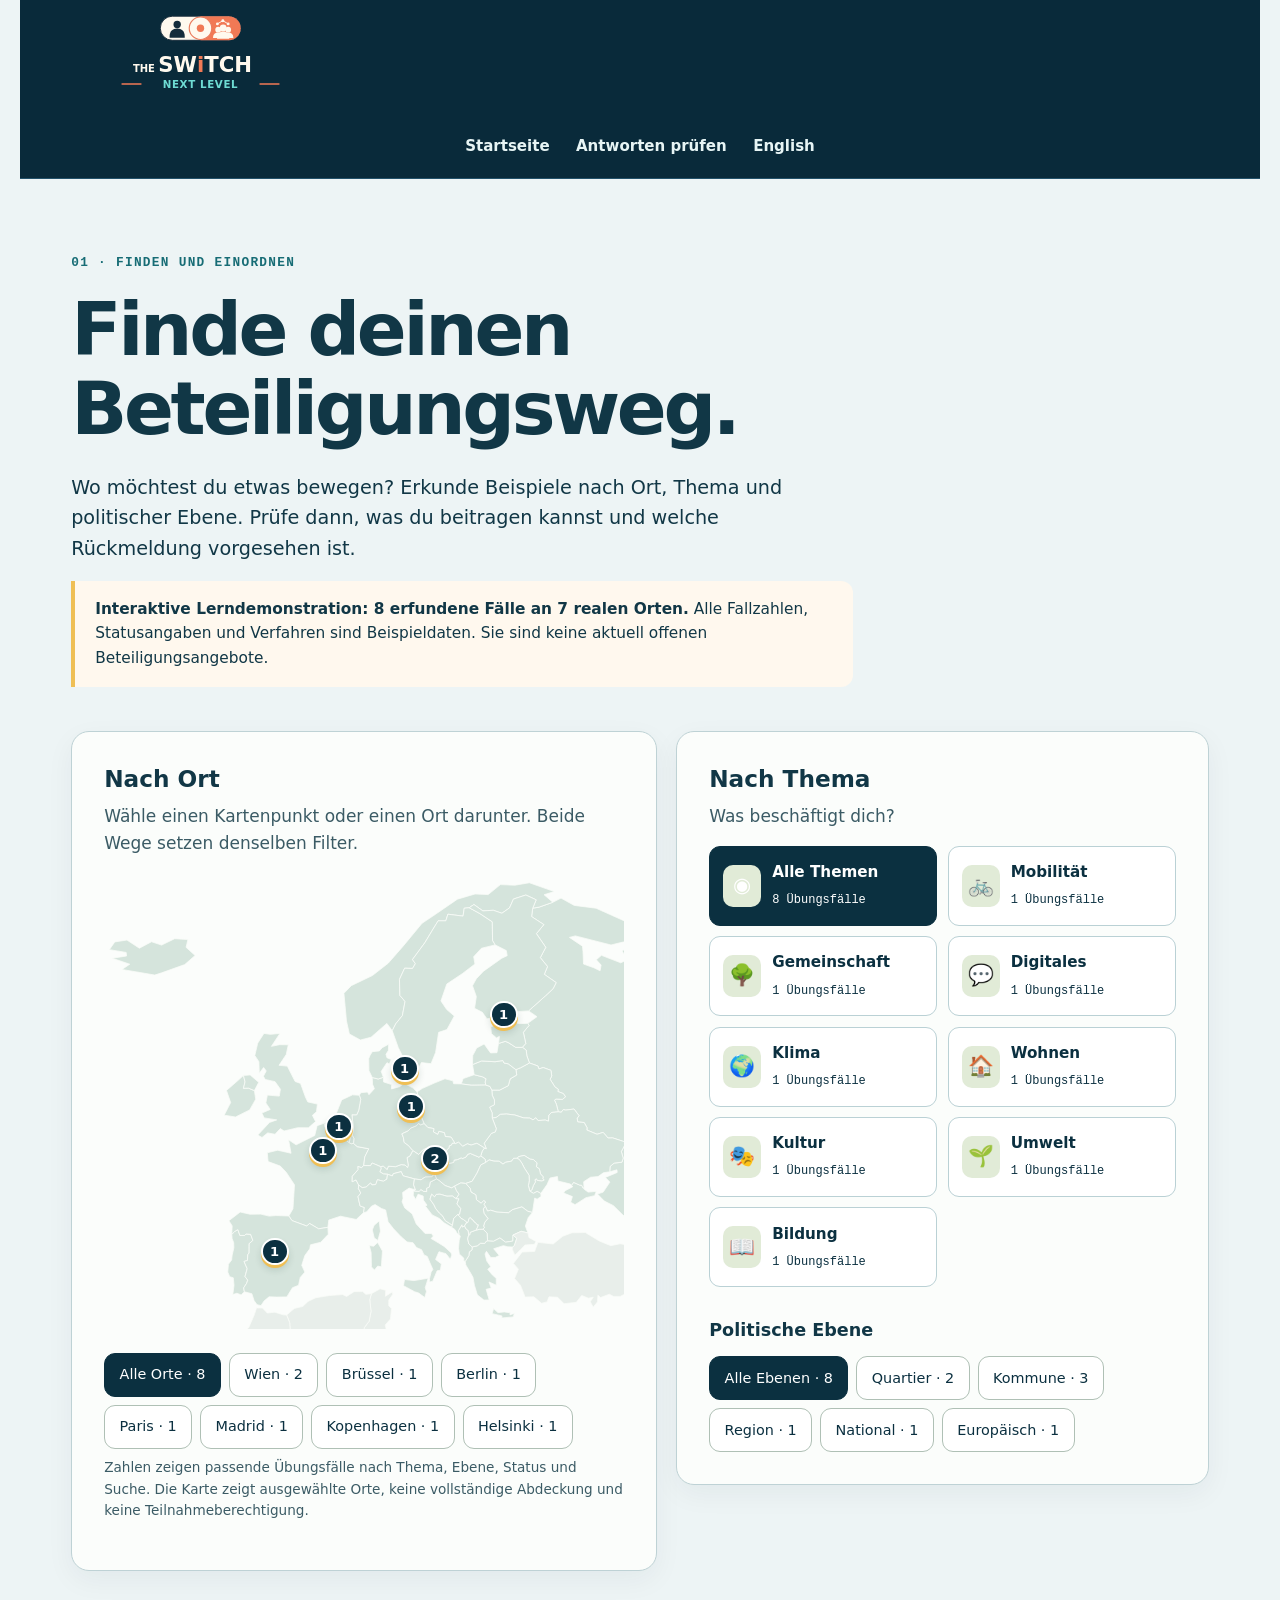
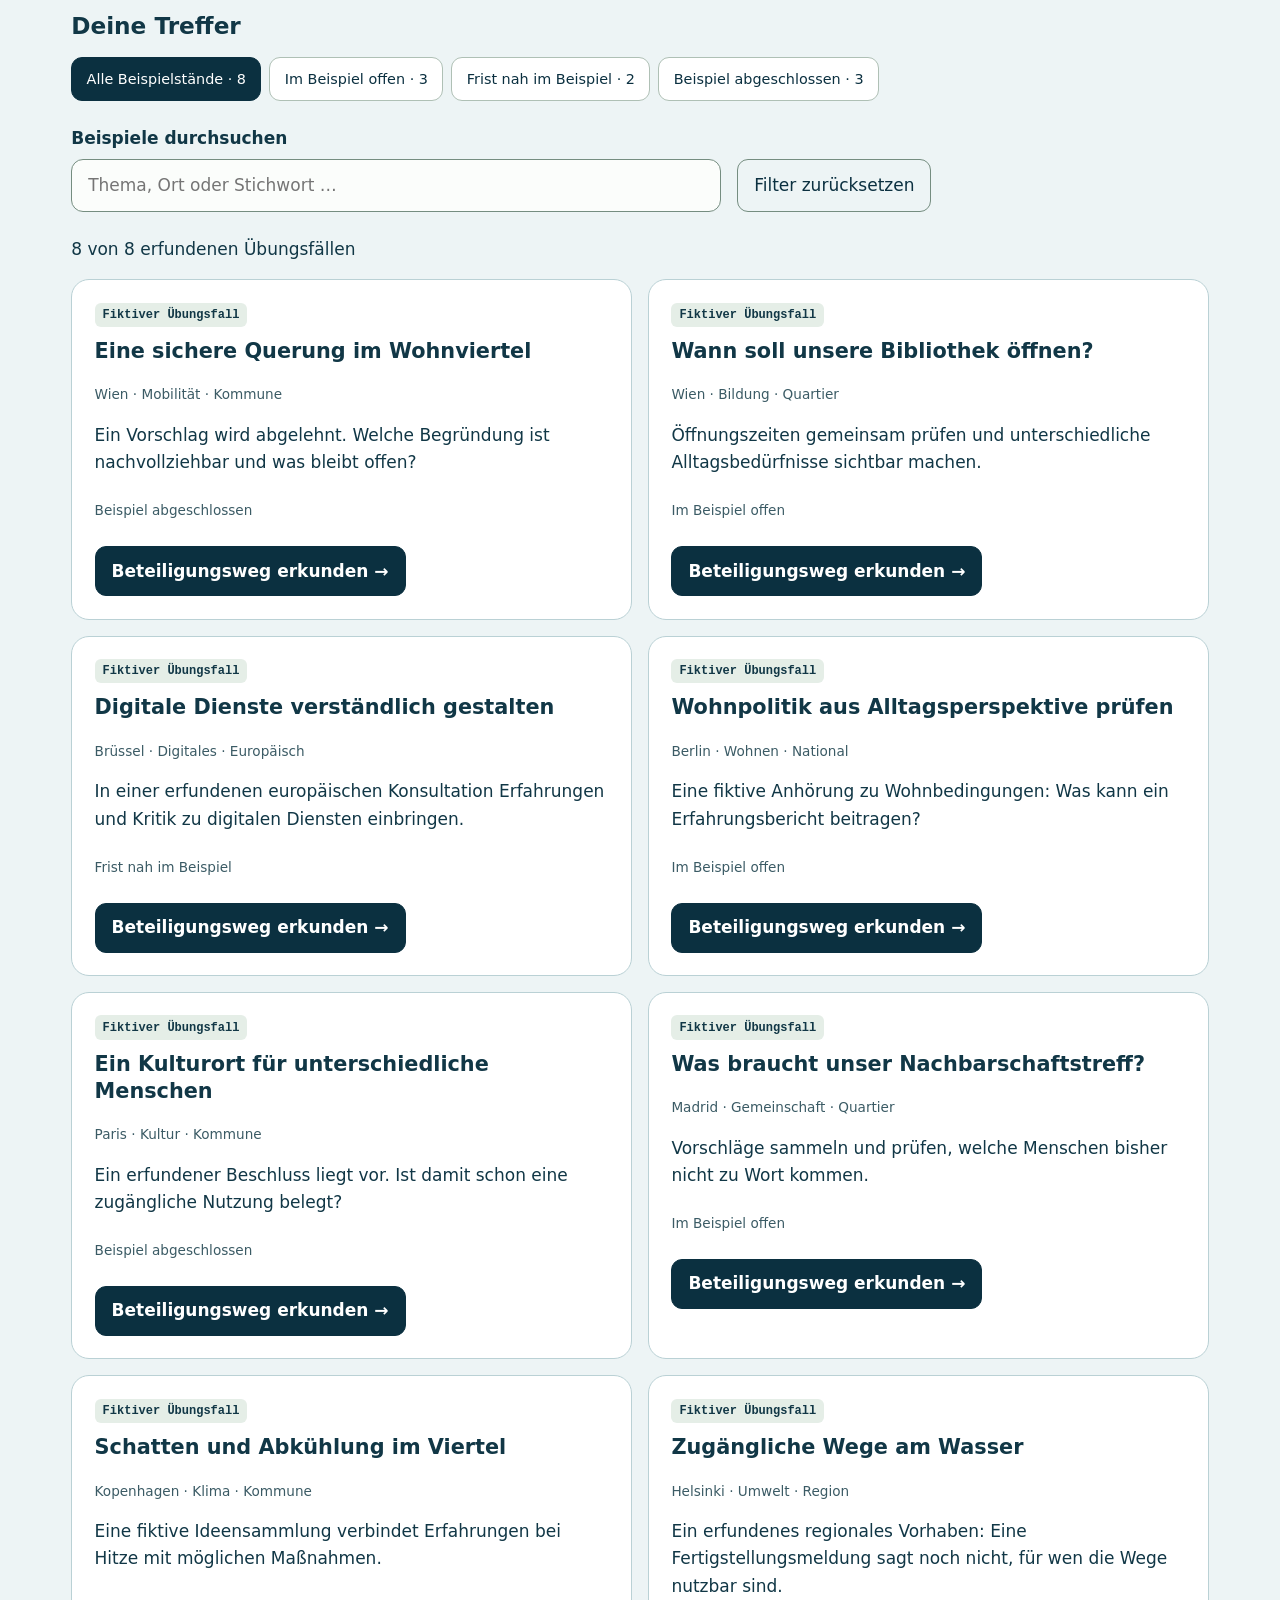
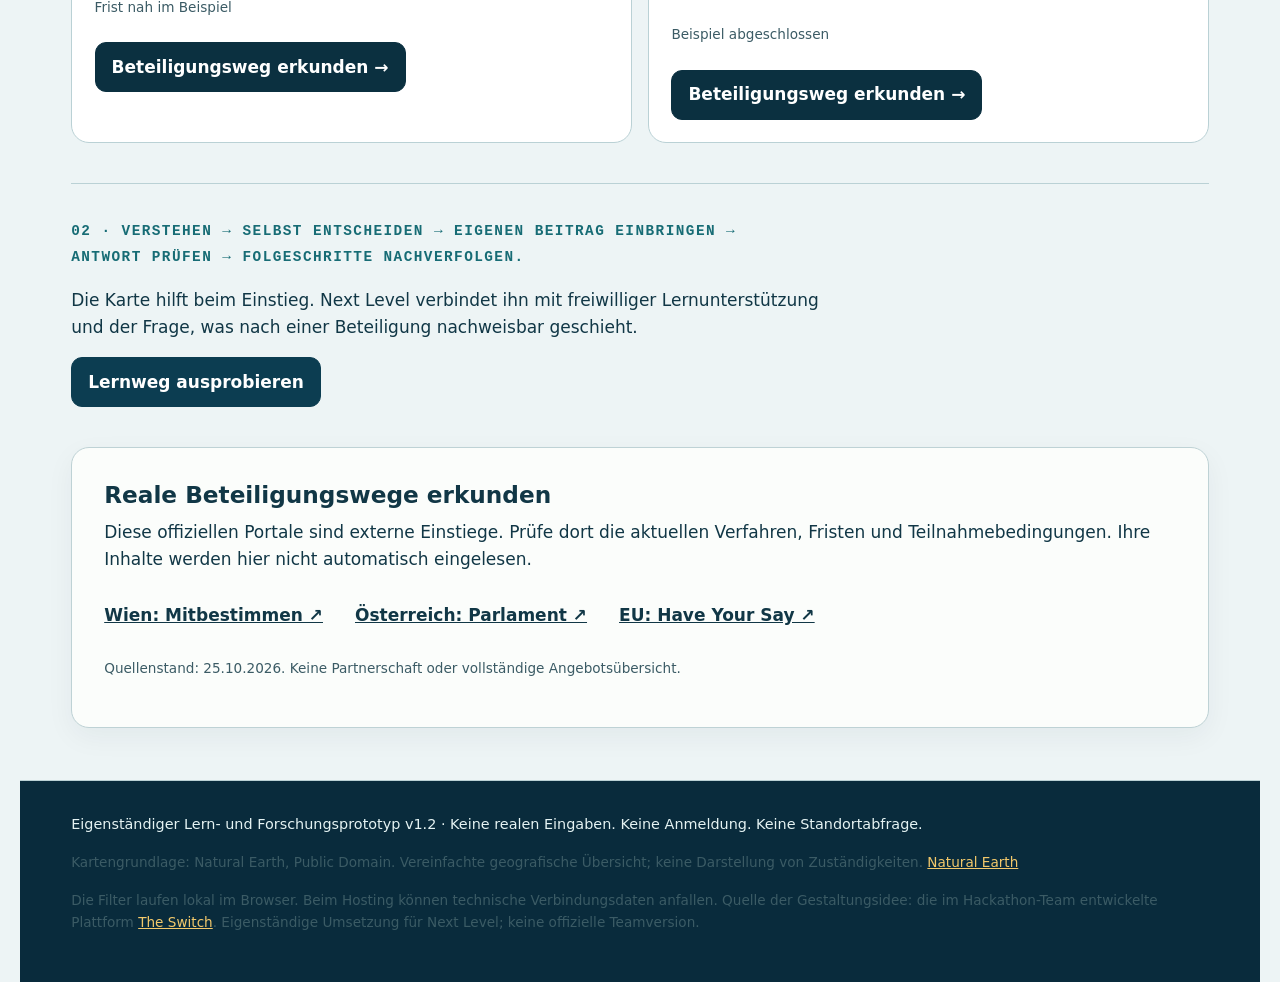
<file: find-de.html>
<!doctype html>
<html lang="de"><head><meta charset="utf-8"><meta name="viewport" content="width=device-width,initial-scale=1"><meta name="description" content="Wo möchtest du etwas bewegen? Erkunde Beispiele nach Ort, Thema und politischer Ebene. Prüfe dann, was du beitragen kannst und welche Rückmeldung vorgesehen ist."><title>The Switch | Next Level · Beteiligung finden · v1.2</title><link rel="stylesheet" href="./assets/explorer.css"><link rel="alternate" hreflang="de" href="./find-de.html"><link rel="alternate" hreflang="en" href="./find.html"><script src="./assets/explorer.js" defer></script><link rel="stylesheet" href="./switch-theme.css">
<script src="./switch-ui.js" defer></script>
</head>
<body><a class="skip" href="#main-content">Zum Inhalt</a><header class="site-header"><a href="./index-de.html" aria-label="The Switch Next Level"><img src="./the-switch-next-level-brand.svg" width="208" height="120" alt="The Switch | Next Level"></a><nav class="switch-primary" aria-label="Hauptnavigation"><a href="./index-de.html">Startseite</a><a href="./accountability-de.html#answer-practice">Antworten prüfen</a><a id="language-link" href="./find.html" lang="en" hreflang="en">English</a></nav></header>
<main id="main-content"><section class="intro"><p class="eyebrow">01 · Finden und einordnen</p><h1>Finde deinen Beteiligungsweg.</h1><p class="lead">Wo möchtest du etwas bewegen? Erkunde Beispiele nach Ort, Thema und politischer Ebene. Prüfe dann, was du beitragen kannst und welche Rückmeldung vorgesehen ist.</p><p class="notice"><strong>Interaktive Lerndemonstration: 8 erfundene Fälle an 7 realen Orten.</strong> Alle Fallzahlen, Statusangaben und Verfahren sind Beispieldaten. Sie sind keine aktuell offenen Beteiligungsangebote.</p></section>
<div id="explorer" hidden><div class="explore-grid"><section class="panel map-panel" aria-labelledby="place-title"><h2 id="place-title">Nach Ort</h2><p class="muted">Wähle einen Kartenpunkt oder einen Ort darunter. Beide Wege setzen denselben Filter.</p><div class="map"><img src="./assets/europe.svg" width="650" height="570" alt="Europakarte als geografische Übersicht"><div id="map-pins"></div></div><div id="places" class="pills" role="group" aria-label="Nach Ort"></div><p class="small">Zahlen zeigen passende Übungsfälle nach Thema, Ebene, Status und Suche. Die Karte zeigt ausgewählte Orte, keine vollständige Abdeckung und keine Teilnahmeberechtigung.</p></section>
<section class="panel" aria-labelledby="topic-title"><h2 id="topic-title">Nach Thema</h2><p class="muted">Was beschäftigt dich?</p><div id="topics" class="topic-grid" role="group" aria-label="Nach Thema"></div><h3>Politische Ebene</h3><div id="levels" class="pills" role="group" aria-label="Politische Ebene"></div></section></div>
<section class="search-section" aria-label="Filter und Ergebnisse"><h2>Deine Treffer</h2><div id="statuses" class="pills" role="group" aria-label="Stand im Beispiel"></div><div class="search-row"><div><label for="search">Beispiele durchsuchen</label><input id="search" type="search" placeholder="Thema, Ort oder Stichwort …" autocomplete="off"></div><button type="button" id="reset" class="reset">Filter zurücksetzen</button></div><p id="result-count" role="status" aria-live="polite" aria-atomic="true"></p><div id="results" class="result-grid"></div></section>
<section id="case-detail" class="panel detail" aria-labelledby="detail-title" hidden></section></div>
<noscript><p class="notice">Die Filter brauchen JavaScript. Ohne JavaScript kannst du unten die offiziellen Portale öffnen oder den Lernweg auf der Startseite verwenden.</p></noscript>
<section class="next-step"><p class="eyebrow">02 · Verstehen → selbst entscheiden → eigenen Beitrag einbringen → Antwort prüfen → Folgeschritte nachverfolgen.</p><p>Die Karte hilft beim Einstieg. Next Level verbindet ihn mit freiwilliger Lernunterstützung und der Frage, was nach einer Beteiligung nachweisbar geschieht.</p><a class="button" href="./explore-de.html#demo">Lernweg ausprobieren</a></section>
<section id="official-sources" class="panel sources"><h2>Reale Beteiligungswege erkunden</h2><p>Diese offiziellen Portale sind externe Einstiege. Prüfe dort die aktuellen Verfahren, Fristen und Teilnahmebedingungen. Ihre Inhalte werden hier nicht automatisch eingelesen.</p><div class="source-links"><a href="https://www.wien.gv.at/politik/mitbestimmen">Wien: Mitbestimmen ↗</a><a href="https://www.parlament.gv.at/beteiligen/stellung-nehmen">Österreich: Parlament ↗</a><a href="https://have-your-say.ec.europa.eu/index_en">EU: Have Your Say ↗</a></div><p class="small">Quellenstand: 25.10.2026. Keine Partnerschaft oder vollständige Angebotsübersicht.</p></section>
</main><footer><p>Eigenständiger Lern- und Forschungsprototyp v1.2 · Keine realen Eingaben. Keine Anmeldung. Keine Standortabfrage.</p><p class="small">Kartengrundlage: Natural Earth, Public Domain. Vereinfachte geografische Übersicht; keine Darstellung von Zuständigkeiten. <a href="https://www.naturalearthdata.com/about/terms-of-use/">Natural Earth</a></p><p class="small">Die Filter laufen lokal im Browser. Beim Hosting können technische Verbindungsdaten anfallen. Quelle der Gestaltungsidee: die im Hackathon-Team entwickelte Plattform <a href="https://github.com/kogre/the-switch">The Switch</a>. Eigenständige Umsetzung für Next Level; keine offizielle Teamversion.</p></footer></body></html>
</file>
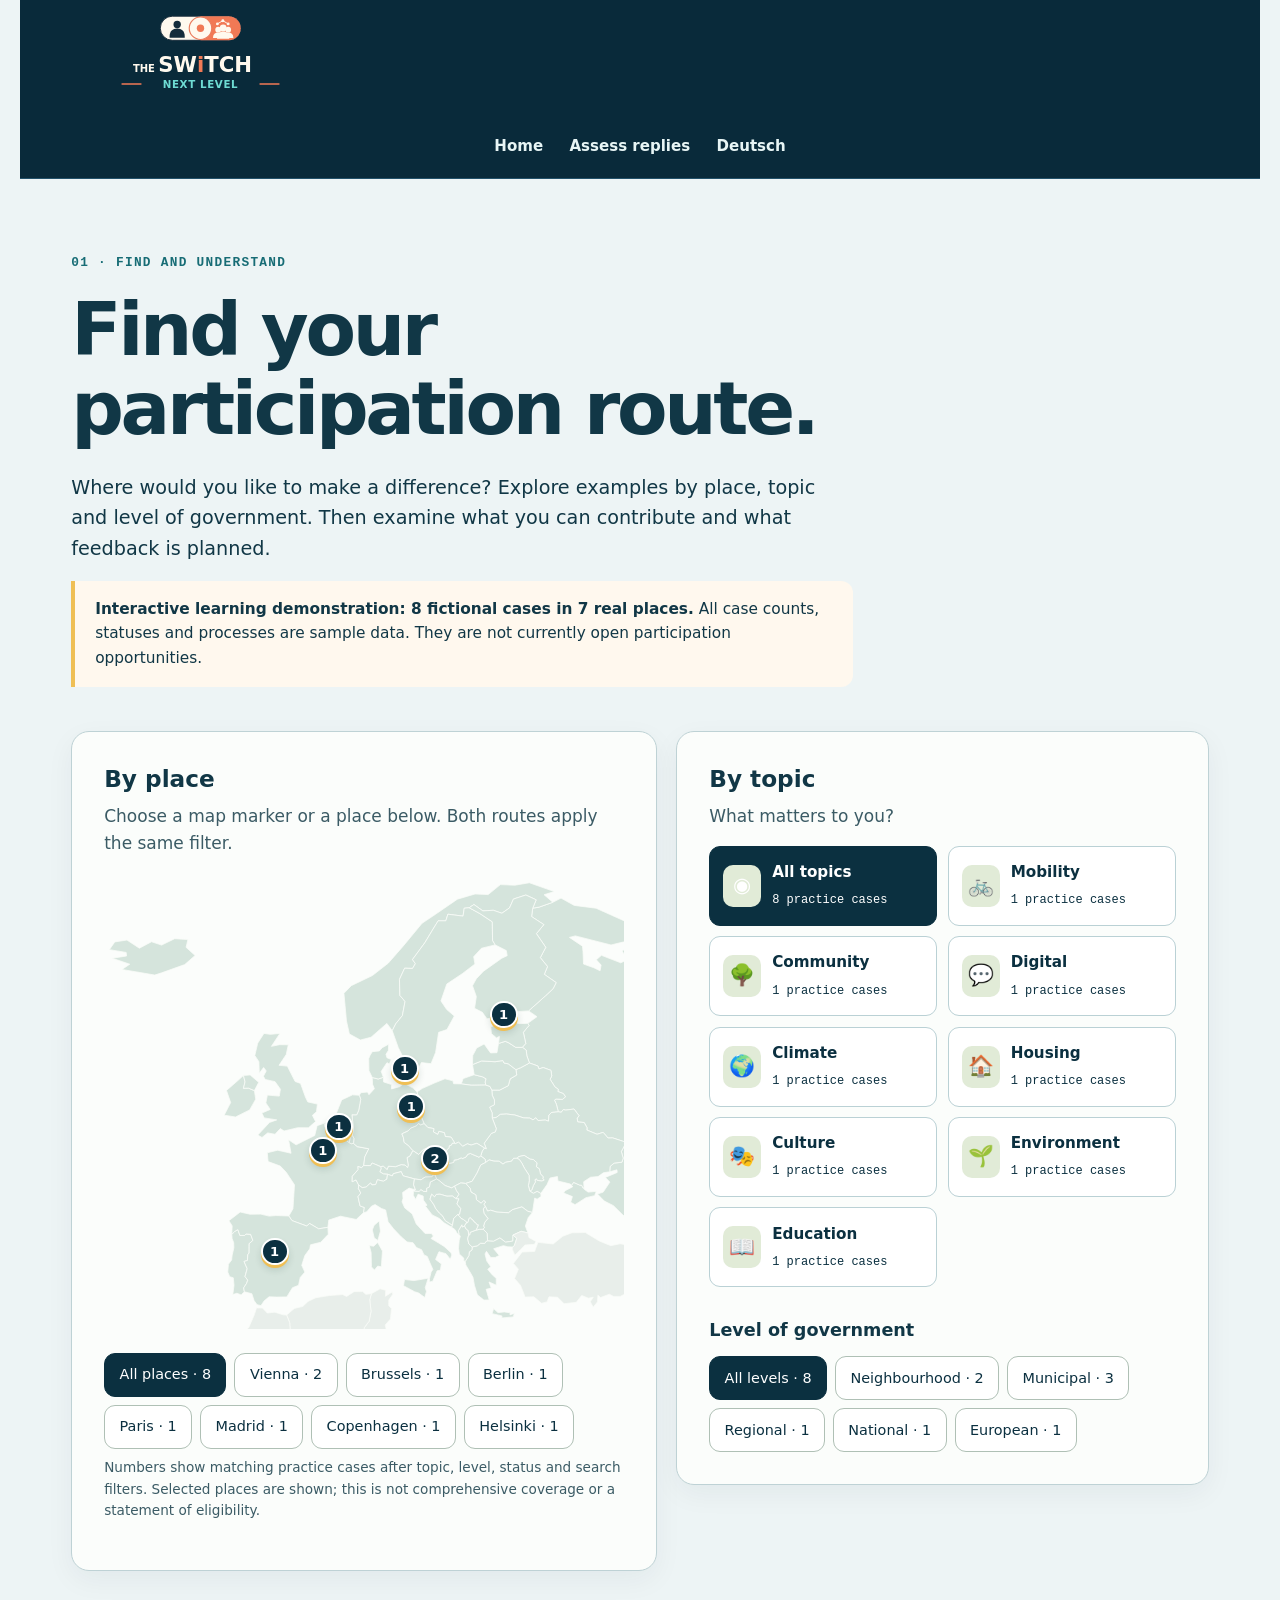
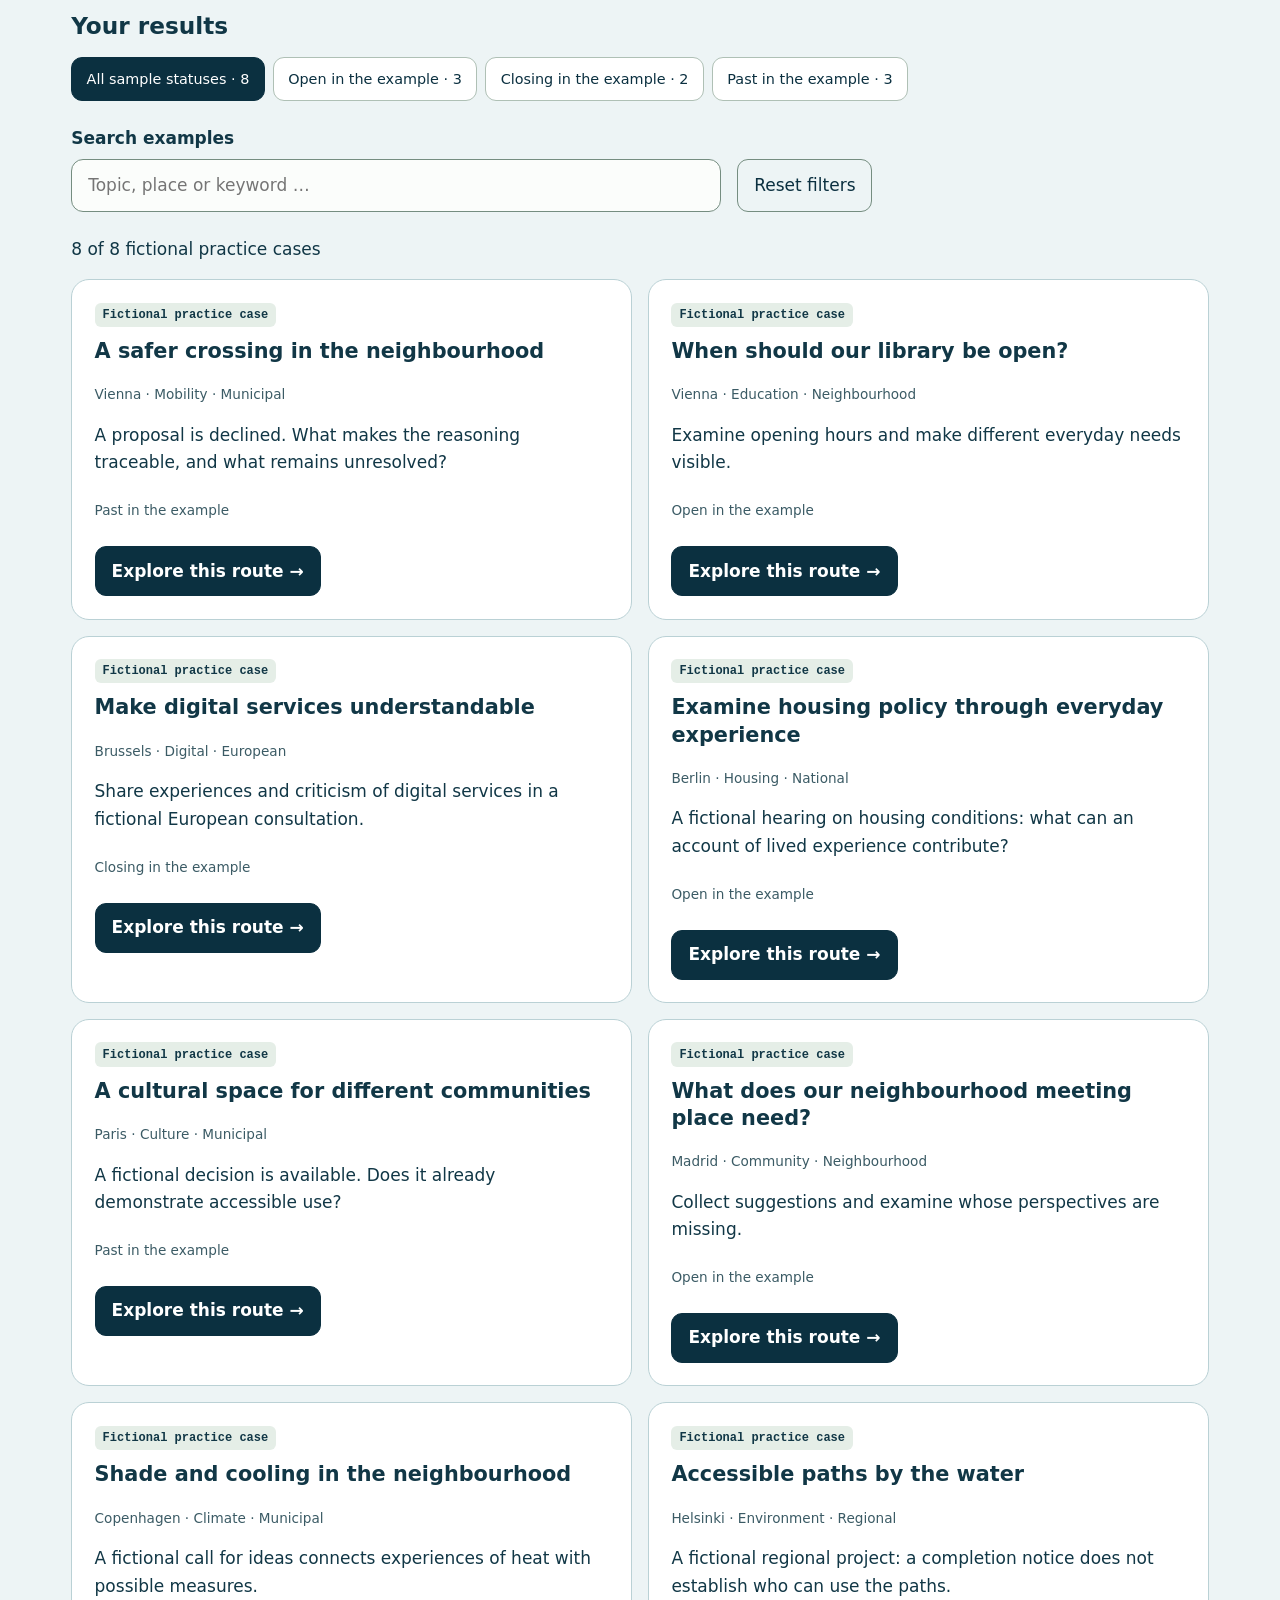
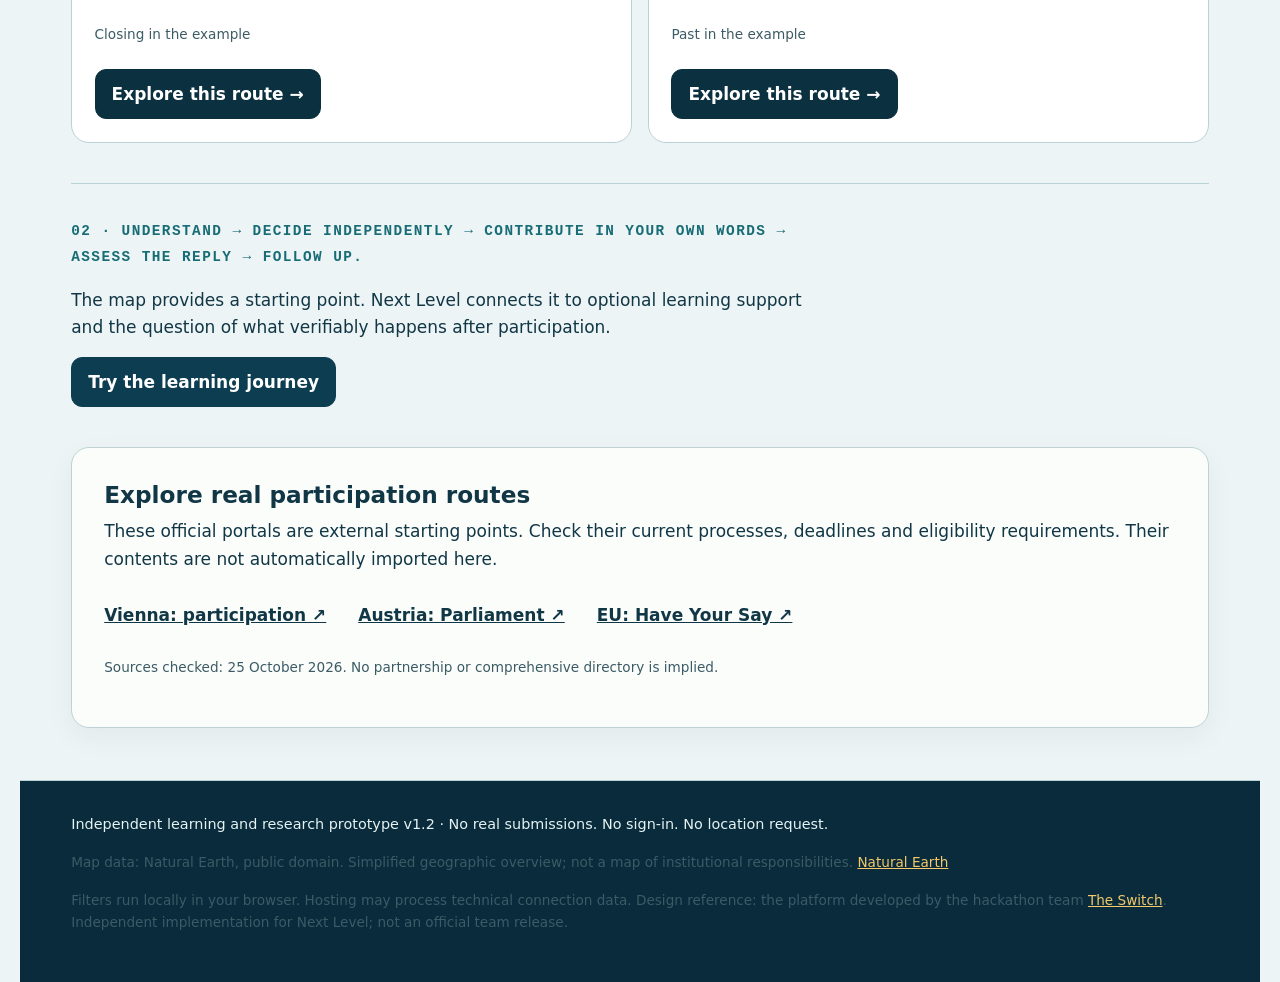
<file: find.html>
<!doctype html>
<html lang="en"><head><meta charset="utf-8"><meta name="viewport" content="width=device-width,initial-scale=1"><meta name="description" content="Where would you like to make a difference? Explore examples by place, topic and level of government. Then examine what you can contribute and what feedback is planned."><title>The Switch | Next Level · Find participation · v1.2</title><link rel="stylesheet" href="./assets/explorer.css"><link rel="alternate" hreflang="de" href="./find-de.html"><link rel="alternate" hreflang="en" href="./find.html"><script src="./assets/explorer.js" defer></script><link rel="stylesheet" href="./switch-theme.css">
<script src="./switch-ui.js" defer></script>
</head>
<body><a class="skip" href="#main-content">Skip to content</a><header class="site-header"><a href="./index.html" aria-label="The Switch Next Level"><img src="./the-switch-next-level-brand.svg" width="208" height="120" alt="The Switch | Next Level"></a><nav class="switch-primary" aria-label="Main navigation"><a href="./index.html">Home</a><a href="./accountability.html#answer-practice">Assess replies</a><a id="language-link" href="./find-de.html" lang="de" hreflang="de">Deutsch</a></nav></header>
<main id="main-content"><section class="intro"><p class="eyebrow">01 · Find and understand</p><h1>Find your participation route.</h1><p class="lead">Where would you like to make a difference? Explore examples by place, topic and level of government. Then examine what you can contribute and what feedback is planned.</p><p class="notice"><strong>Interactive learning demonstration: 8 fictional cases in 7 real places.</strong> All case counts, statuses and processes are sample data. They are not currently open participation opportunities.</p></section>
<div id="explorer" hidden><div class="explore-grid"><section class="panel map-panel" aria-labelledby="place-title"><h2 id="place-title">By place</h2><p class="muted">Choose a map marker or a place below. Both routes apply the same filter.</p><div class="map"><img src="./assets/europe.svg" width="650" height="570" alt="Map of Europe for geographic orientation"><div id="map-pins"></div></div><div id="places" class="pills" role="group" aria-label="By place"></div><p class="small">Numbers show matching practice cases after topic, level, status and search filters. Selected places are shown; this is not comprehensive coverage or a statement of eligibility.</p></section>
<section class="panel" aria-labelledby="topic-title"><h2 id="topic-title">By topic</h2><p class="muted">What matters to you?</p><div id="topics" class="topic-grid" role="group" aria-label="By topic"></div><h3>Level of government</h3><div id="levels" class="pills" role="group" aria-label="Level of government"></div></section></div>
<section class="search-section" aria-label="Filters and results"><h2>Your results</h2><div id="statuses" class="pills" role="group" aria-label="Status in the example"></div><div class="search-row"><div><label for="search">Search examples</label><input id="search" type="search" placeholder="Topic, place or keyword …" autocomplete="off"></div><button type="button" id="reset" class="reset">Reset filters</button></div><p id="result-count" role="status" aria-live="polite" aria-atomic="true"></p><div id="results" class="result-grid"></div></section>
<section id="case-detail" class="panel detail" aria-labelledby="detail-title" hidden></section></div>
<noscript><p class="notice">The filters require JavaScript. Without JavaScript, use the official portals below or the learning journey on the home page.</p></noscript>
<section class="next-step"><p class="eyebrow">02 · Understand → decide independently → contribute in your own words → assess the reply → follow up.</p><p>The map provides a starting point. Next Level connects it to optional learning support and the question of what verifiably happens after participation.</p><a class="button" href="./explore.html#demo">Try the learning journey</a></section>
<section id="official-sources" class="panel sources"><h2>Explore real participation routes</h2><p>These official portals are external starting points. Check their current processes, deadlines and eligibility requirements. Their contents are not automatically imported here.</p><div class="source-links"><a href="https://www.wien.gv.at/politik/mitbestimmen">Vienna: participation ↗</a><a href="https://www.parlament.gv.at/beteiligen/stellung-nehmen">Austria: Parliament ↗</a><a href="https://have-your-say.ec.europa.eu/index_en">EU: Have Your Say ↗</a></div><p class="small">Sources checked: 25 October 2026. No partnership or comprehensive directory is implied.</p></section>
</main><footer><p>Independent learning and research prototype v1.2 · No real submissions. No sign-in. No location request.</p><p class="small">Map data: Natural Earth, public domain. Simplified geographic overview; not a map of institutional responsibilities. <a href="https://www.naturalearthdata.com/about/terms-of-use/">Natural Earth</a></p><p class="small">Filters run locally in your browser. Hosting may process technical connection data. Design reference: the platform developed by the hackathon team <a href="https://github.com/kogre/the-switch">The Switch</a>. Independent implementation for Next Level; not an official team release.</p></footer></body></html>
</file>
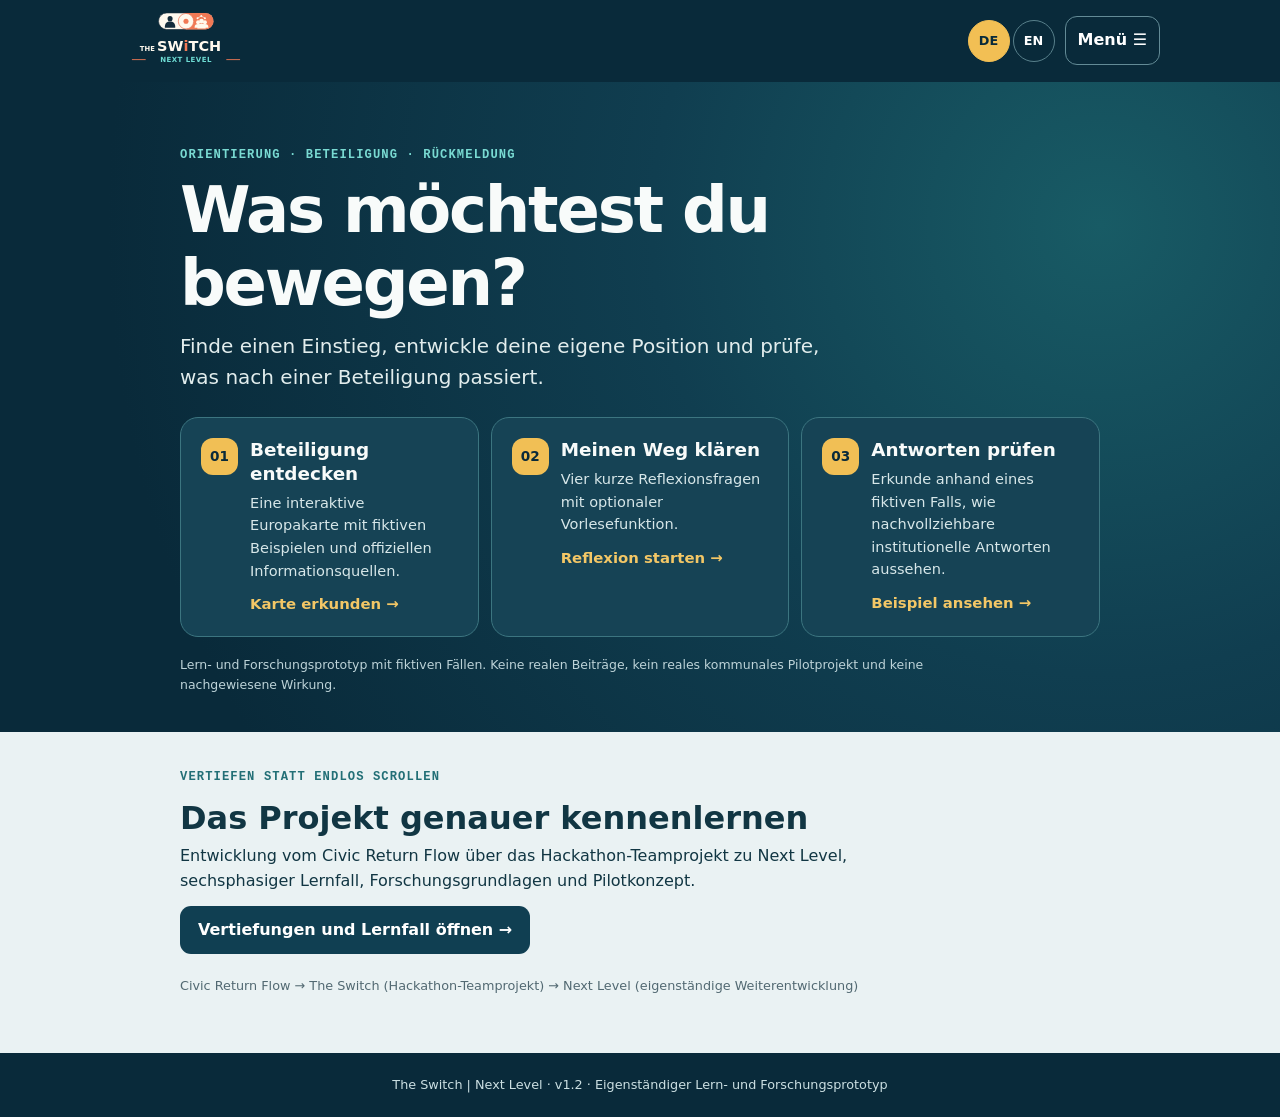
<file: index-de.html>
<!doctype html>
<html lang="de"><head><meta charset="utf-8"><meta name="viewport" content="width=device-width, initial-scale=1"><meta name="color-scheme" content="dark light"><meta name="description" content="The Switch Next Level: civic orientation, participation discovery and accountable responses. Fictional research and learning prototype."><title>The Switch | Next Level · v1.2</title><link rel="icon" href="./the-switch-next-level-brand.svg" type="image/svg+xml"><link rel="alternate" hreflang="de" href="./index-de.html"><link rel="alternate" hreflang="en" href="./index.html"><link rel="stylesheet" href="./switch-home.css"></head>
<body><a class="skip" href="#main">Zum Inhalt</a><header class="site-header"><a class="brand" href="./index-de.html" aria-label="The Switch Next Level Startseite"><img src="./the-switch-next-level-brand.svg" width="280" height="112" alt="The Switch | Next Level"></a><div class="header-actions"><nav class="langs" aria-label="Sprache"><a href="./index-de.html" lang="de" aria-current="page">DE</a><a href="./index.html" lang="en" >EN</a></nav><details class="menu"><summary>Menü <span aria-hidden="true">☰</span></summary><nav aria-label="Menü"><a href="#start">Direkt starten</a><a href="./find-de.html">Karte</a><a href="./accountability-de.html#answer-practice">Antwortvergleich</a><a href="./explore-de.html">Projekt und Lernfall</a><a href="./explore-de.html#research">Forschung & Pilot</a></nav></details></div></header>
<main id="main"><section class="hero" aria-labelledby="hero-heading"><div class="hero-inner"><p class="eyebrow">ORIENTIERUNG · BETEILIGUNG · RÜCKMELDUNG</p><h1 id="hero-heading">Was möchtest du bewegen?</h1><p class="intro">Finde einen Einstieg, entwickle deine eigene Position und prüfe, was nach einer Beteiligung passiert.</p><div class="choices" id="start"><a class="choice" href="./find-de.html"><span class="choice-number">01</span><span class="choice-body"><strong>Beteiligung entdecken</strong><span>Eine interaktive Europakarte mit fiktiven Beispielen und offiziellen Informationsquellen.</span><em>Karte erkunden <span aria-hidden="true">→</span></em></span></a>
<a class="choice" href="./explore-de.html#guided-orientation"><span class="choice-number">02</span><span class="choice-body"><strong>Meinen Weg klären</strong><span>Vier kurze Reflexionsfragen mit optionaler Vorlesefunktion.</span><em>Reflexion starten <span aria-hidden="true">→</span></em></span></a>
<a class="choice" href="./accountability-de.html#answer-practice"><span class="choice-number">03</span><span class="choice-body"><strong>Antworten prüfen</strong><span>Erkunde anhand eines fiktiven Falls, wie nachvollziehbare institutionelle Antworten aussehen.</span><em>Beispiel ansehen <span aria-hidden="true">→</span></em></span></a></div><p class="note">Lern- und Forschungsprototyp mit fiktiven Fällen. Keine realen Beiträge, kein reales kommunales Pilotprojekt und keine nachgewiesene Wirkung.</p></div></section><section class="deeper" aria-labelledby="deeper-title"><div class="deep-inner"><p class="eyebrow">Vertiefen statt endlos scrollen</p><h2 id="deeper-title">Das Projekt genauer kennenlernen</h2><p>Entwicklung vom Civic Return Flow über das Hackathon-Teamprojekt zu Next Level, sechsphasiger Lernfall, Forschungsgrundlagen und Pilotkonzept.</p><a class="deep-link" href="./explore-de.html">Vertiefungen und Lernfall öffnen <span aria-hidden="true">→</span></a><p class="origin">Civic Return Flow → The Switch (Hackathon-Teamprojekt) → Next Level (eigenständige Weiterentwicklung)</p></div></section></main><footer>The Switch | Next Level · v1.2 · Eigenständiger Lern- und Forschungsprototyp</footer></body></html>
</file>
<file: switch-home.css>
*{box-sizing:border-box}html{scroll-behavior:smooth}body{margin:0;background:#ecf3f4;color:#113643;font:16px/1.55 system-ui,-apple-system,Segoe UI,Arial,sans-serif}a{color:inherit}a:focus-visible,summary:focus-visible{outline:3px solid #f2be50;outline-offset:4px}.skip{position:absolute;top:-90px;left:14px;background:white;padding:8px;z-index:30}.skip:focus{top:8px}.site-header{background:#092a3a;color:white;display:flex;align-items:center;justify-content:space-between;gap:10px;padding:10px max(16px,calc((100vw - 1040px)/2));min-height:78px}.brand{display:block;flex:0 0 auto}.brand img{width:132px;height:auto;display:block}.header-actions{display:flex;align-items:center;gap:10px}.langs{display:flex;gap:3px}.langs a{font-size:.8rem;text-decoration:none;border:1px solid #58808b;border-radius:99px;display:grid;place-items:center;min-width:42px;min-height:42px;font-weight:700}.langs a[aria-current=page]{background:#f2bf54;border-color:#f2bf54;color:#092a3a}.menu{position:relative}.menu summary{list-style:none;cursor:pointer;border:1px solid #638b96;border-radius:12px;padding:11px 12px;font-weight:700;min-height:44px;white-space:nowrap}.menu summary::-webkit-details-marker{display:none}.menu[open] nav{position:absolute;right:0;top:calc(100% + 8px);min-width:min(280px,calc(100vw - 32px));z-index:10;background:#123b4b;border:1px solid #638b96;border-radius:14px;padding:8px;box-shadow:0 14px 35px #0008}.menu nav a{display:block;padding:12px;border-radius:8px;text-decoration:none}.menu nav a:hover,.menu nav a:focus-visible{background:#295c69}.hero{background:radial-gradient(circle at 86% 22%,#185b65 0%,#103e50 37%,#092a3a 82%);color:#f8fbfa;padding:clamp(28px,5vw,64px) 16px 38px}.hero-inner,.deep-inner{max-width:920px;margin:auto}.eyebrow{color:#79dad2;font-size:.76rem;font-family:ui-monospace,SFMono-Regular,monospace;letter-spacing:.09em;font-weight:800;text-transform:uppercase;margin:0 0 10px}h1{font-size:clamp(2.1rem,6vw,4rem);line-height:1.13;letter-spacing:-.035em;max-width:760px;margin:0 0 12px}p.intro{font-size:clamp(1rem,2.2vw,1.25rem);max-width:670px;margin:0 0 24px;color:#e2eded}.choices{display:grid;grid-template-columns:repeat(3,minmax(0,1fr));gap:12px}.choice{display:flex;align-items:flex-start;gap:12px;text-decoration:none;background:#164355;border:1px solid #3c7580;border-radius:18px;padding:20px;min-width:0;transition:background .18s,transform .18s}.choice:hover{background:#1b5666;transform:translateY(-2px)}.choice-number{display:grid;place-items:center;background:#f1bf55;color:#092a3a;border-radius:12px;min-width:37px;height:37px;font-size:.85rem;font-weight:800}.choice-body{display:flex;flex-direction:column;gap:6px}.choice-body strong{font-size:1.15rem;line-height:1.3}.choice-body>span{font-size:.91rem;color:#d7e7e9}.choice-body em{color:#f3c766;font-size:.93rem;font-weight:800;font-style:normal;margin-top:5px}.note{color:#bdd3d8;font-size:.78rem;margin:18px 0 0;max-width:830px}.deeper{padding:36px 16px 45px;background:#eaf2f3}.deeper .eyebrow{color:#226f76}.deeper h2{font-size:clamp(1.4rem,4vw,2rem);margin:0 0 7px;line-height:1.2}.deeper p{max-width:700px;margin:0 0 12px}.deep-link{display:inline-block;background:#103f52;color:white;border-radius:11px;padding:12px 18px;text-decoration:none;font-weight:700;min-height:46px}.origin{margin-top:22px!important;color:#526972;font-size:.8rem}footer{background:#092a3a;color:#cbdfe2;padding:22px 16px;text-align:center;font-size:.8rem}@media(max-width:780px){.choices{grid-template-columns:1fr}.choice{padding:14px 16px}.hero{padding-top:24px}.site-header{padding:8px 14px}.brand img{width:114px}.intro{margin-bottom:16px!important}.choice-body>span{font-size:.87rem}}@media(max-width:360px){.brand img{width:94px}.header-actions{gap:5px}.langs a{min-width:36px;min-height:40px}.menu summary{font-size:.9rem;padding:10px 8px}}@media(prefers-reduced-motion:reduce){html{scroll-behavior:auto}.choice{transition:none}}
</file>
<file: next-level.css>
.skip-link{position:absolute;left:1rem;top:-6rem;z-index:10;padding:.75rem 1rem;background:#fff;color:#123a33;border:2px solid #123a33}.skip-link:focus{top:1rem}
.compare-table{width:100%;border-collapse:collapse;font-size:1rem}.compare-table th,.compare-table td{text-align:left;vertical-align:top;padding:1rem;border-bottom:1px solid #bdc9c1}.compare-table th{background:#e3ede5}.table-scroll{overflow-x:auto}.compare-table td:first-child{font-weight:700}
.practice fieldset{min-width:0;border:0;padding:0;margin:1.5rem 0}.practice legend{font-weight:750;margin-bottom:.5rem}.answer-tabs,.claim-options{display:flex;flex-wrap:wrap;gap:.5rem}.answer-tabs button,.claim-options button{border:2px solid #123a33;border-radius:14px;color:#123a33;background:#fff;padding:.7rem 1rem;min-height:48px;font:650 1rem/1.5 system-ui,sans-serif;text-align:left}.answer-tabs button[aria-pressed=true],.claim-options button[aria-pressed=true]{background:#123a33;color:#fff}.answer-tabs button:hover,.claim-options button:hover{outline:2px solid #123a33;outline-offset:2px}
.practice blockquote{margin:1rem 0;border-left:4px solid #e8613c;padding:.25rem 0 .25rem 1rem;font-size:1.15rem}.practice .evidence-record{background:#edf1ed;border-radius:12px;padding:1rem}.practice .evidence-record p{margin:.5rem 0}.practice .feedback{margin-top:1rem}.practice .feedback[data-state=correct]{border-left-color:#25725a}.practice .feedback[data-state=retry]{border-left-color:#963d29}
.practice textarea{display:block;width:100%;max-width:100%;min-height:130px;margin:.5rem 0;border:2px solid #526b63;border-radius:12px;padding:.8rem;background:#fff;color:#123a33;font:1rem/1.6 system-ui,sans-serif}.practice label{font-weight:750}.practice textarea:focus-visible,.practice button:focus-visible,summary:focus-visible{outline:3px solid #e8613c;outline-offset:4px}.pilot-question{font-size:1.15rem;font-weight:700;max-width:65ch}.source-note{font-size:.92rem;color:#47645a}.practice [hidden]{display:none!important}
@media(max-width:600px){.compare-table th,.compare-table td{padding:.65rem}.answer-tabs button{flex:1 1 30%}.claim-options{display:grid;grid-template-columns:1fr}.claim-options button{width:100%}}
@media(prefers-reduced-motion:reduce){html{scroll-behavior:auto}}
</file>
<file: switch-theme.css>
/* The Switch | Next Level · interface layer v1.0 · preserves existing application logic */
:root{--ink:#0b3040;--paper:#edf4f5;--signal:#efbf55;--line:#bad1d5;--muted:#3b5b65;--pale:#dcf1f0;--white:#fff}
html{scroll-padding-top:20px}body{background:#edf4f5;color:#113746}a{color:inherit}button,a,textarea{touch-action:manipulation}button:focus-visible,a:focus-visible,textarea:focus-visible,summary:focus-visible{outline:3px solid #f5ba46!important;outline-offset:3px}
header:not(.irrelevant),.site-header{position:relative;display:flex;align-items:center;gap:1rem;justify-content:space-between;background:#092a3a;color:#fff;border-bottom:1px solid #22516a;flex-wrap:wrap;padding-top:12px!important;padding-bottom:12px!important}
header .brand-logo,header .site-header img,.site-header img{width:130px!important;height:auto!important;max-width:130px!important;max-height:76px!important;object-fit:contain}
header nav.switch-primary{display:flex;flex:1 1 100%;justify-content:center;flex-wrap:wrap;gap:.25rem;order:3}header nav.switch-primary a{padding:.5rem .7rem;border-radius:9px;text-decoration:none;color:#e7f5f5;font-size:.94rem}header nav.switch-primary a:hover,header nav.switch-primary a:focus-visible{background:#1d5060}header nav.language-switch{order:2;flex-wrap:nowrap;width:auto!important;gap:.35rem}header .language-switch a{color:#f4fbfb;border-color:#4e7a85;min-height:38px;padding:.3rem .55rem;font-size:.78rem}header .language-switch a[aria-current=page]{color:#092a3a;background:#efbf55;border-color:#efbf55}
.switch-menu-toggle{order:1;display:none;align-items:center;gap:.4rem;background:transparent;color:#fff;border:1px solid #6e9da5;border-radius:10px;padding:.48rem .7rem;min-height:44px;font-size:.95rem;font-weight:700;cursor:pointer}.switch-menu-toggle svg{width:20px;height:20px;stroke:currentColor;stroke-width:2;fill:none}
.hero{margin:0 calc(-1 * max(5vw, (100vw - 1050px)/2));padding:clamp(28px,5vw,70px) max(5vw, (100vw - 1050px)/2);background:radial-gradient(circle at 86% 16%,#1d6772 0,transparent 32%),linear-gradient(125deg,#0b2d41,#103e52 58%,#0b283d);color:#fff}.hero h1{color:#fff;font-size:clamp(2.25rem,5.4vw,4.3rem);max-width:15ch;letter-spacing:-.045em;line-height:1.12}.hero h1 span{color:#f1bf55}.hero .lead{color:#d9e8ea;max-width:69ch;font-size:clamp(1rem,2vw,1.17rem)}.hero .eyebrow{color:#9bdbd8}.hero .prototype-note{color:#c9dcdf;max-width:78ch}.switch-kicker{font:800 .78rem/1.6 ui-monospace,monospace;letter-spacing:.1em;text-transform:uppercase;color:#70dfd2}
.switch-path-grid{display:grid;grid-template-columns:repeat(3,minmax(0,1fr));gap:14px;margin:2rem 0}.switch-path{display:flex;flex-direction:column;gap:.65rem;text-decoration:none;padding:clamp(16px,2.3vw,24px);background:#123e50;color:#f5fcfc;border:1px solid #3a7280;border-radius:18px;min-width:0;transition:transform .15s,background .15s}.switch-path:hover{transform:translateY(-3px);background:#185269}.switch-path small{font:750 .77rem/1.5 ui-monospace,monospace;letter-spacing:.08em;color:#77dbd1}.switch-path strong{font-size:clamp(1.15rem,2vw,1.4rem);line-height:1.3}.switch-path span{font-size:.93rem;color:#d5e7e8}.switch-path b{margin-top:auto;color:#f2c76d;font-size:.9rem}
.card,.demo,.outcome,.panel{box-shadow:0 9px 28px rgba(8,39,58,.05);border-color:#bed2d5}.card,.panel{border-radius:18px}.button,button:not(.switch-menu-toggle){border-radius:11px}.button{background:#0c3d51;border-color:#0c3d51;color:#fff}.button.secondary,button.secondary{border-color:#0c3d51;color:#0c3d51;background:transparent}footer{background:#092b3c;color:#e5f3f3}footer a{color:#f3c96b}.record{border-left-color:#ddb054}.section{border-top-color:#bfd3d5}.track span{background:#e8b955}.pill{border-color:#aec9cc}.eyebrow{color:#176c75}
.switch-guided{padding:clamp(24px,4vw,42px);border:1px solid #275d6a;border-radius:20px;background:#0e3445;color:#fff;margin:30px 0}.switch-guided h2{color:#fff}.switch-guided p{color:#d9e8eb}.switch-guided .switch-kicker{color:#83d8cf}.switch-reflect-grid{display:grid;grid-template-columns:repeat(2,minmax(0,1fr));gap:14px;margin:20px 0}.switch-reflect-card{background:#15475a;border:1px solid #4a7482;border-radius:13px;padding:16px}.switch-reflect-card label{display:block;color:#fff;font-weight:750;margin-bottom:9px}.switch-reflect-card textarea{width:100%;min-height:92px;resize:vertical;border-radius:10px;padding:12px;color:#103344;background:#fff;font:inherit;border:1px solid #c3d8db}.switch-reflect-card button{margin-top:9px;border:1px solid #7abdb5;background:#1c5a68;color:#fff;font-size:.92rem;min-height:42px;text-align:center}.switch-controls{display:flex;flex-wrap:wrap;gap:10px}.switch-controls button{background:#edbe56;border-color:#edbe56;color:#112f3c;font-weight:700}.switch-small{font-size:.9rem;line-height:1.6}#switch-audio-status{font-size:.9rem;min-height:1.5em}
@media(max-width:760px){header:not(.irrelevant),.site-header{padding-left:16px!important;padding-right:16px!important;column-gap:.5rem}header .brand-logo,.site-header img{width:108px!important;max-width:108px!important}.switch-menu-toggle{display:inline-flex;order:3}header nav.language-switch{order:2;margin-left:auto}header nav.switch-primary{display:none;width:100%;flex-basis:100%;order:4;flex-direction:column;align-items:stretch;gap:2px;padding:12px 0;border-top:1px solid #2a5969}header nav.switch-primary.is-open{display:flex}header nav.switch-primary a{padding:12px 14px;min-height:44px;font-size:1rem}.hero{margin:0 -1rem;padding:28px 1rem 36px}.hero h1{font-size:clamp(2.1rem,8.3vw,3.2rem)}.switch-path-grid,.switch-reflect-grid{grid-template-columns:1fr}.switch-guided{padding:20px 16px}.language-switch a{font-size:.74rem!important;padding:.3rem .48rem!important}.switch-path{min-height:unset}}
@media(max-width:410px){header .brand-logo,.site-header img{width:94px!important;max-width:94px!important}.switch-menu-toggle{font-size:.83rem}.language-switch a{font-size:.7rem!important;padding:.3rem .4rem!important}}
@media(prefers-reduced-motion:reduce){.switch-path{transition:none}}
/* Keep legacy comparison tables within the mobile viewport. */
body{overflow-x:clip}.table-scroll{max-width:100%;overflow-x:auto}.compare-table{min-width:520px}

/* Brussels keynote wordmark alignment; restrained, readable on phone */
header .brand-logo,header .site-header img,.site-header img{width:clamp(176px,26vw,258px)!important;max-width:258px!important;max-height:90px!important;object-fit:contain}
header .brand,.site-header>a:first-child{max-width:min(56vw,268px)}
@media(max-width:540px){header .brand-logo,header .site-header img,.site-header img{width:clamp(175px,48vw,225px)!important;max-width:225px!important;max-height:68px!important} header .brand,.site-header>a:first-child{max-width:55vw}}

/* v1.1: actionable first screen, stable responsive header and accessible comparison */
.skip-link{position:absolute!important;left:12px!important;top:-120px!important;z-index:9999!important;padding:8px 12px!important;background:white!important;color:#092a3a!important}.skip-link:focus{top:8px!important}
@media(max-width:760px){
 header:not(.irrelevant){display:grid!important;grid-template-columns:minmax(88px,1fr) auto auto;align-items:center!important;gap:8px!important;padding:9px 12px!important}
 header .brand{grid-column:1;grid-row:1;min-width:0;max-width:none!important}
 header .brand-logo{width:clamp(99px,28vw,140px)!important;max-width:100%!important;max-height:73px!important}
 header .language-switch{grid-column:2;grid-row:1;margin-left:0!important;gap:3px!important}
 header .language-switch a{min-height:40px;padding:5px 7px!important;font-size:.72rem!important}
 header .switch-menu-toggle{grid-column:3;grid-row:1;order:initial;font-size:0!important;padding:8px!important;min-width:43px;min-height:43px;justify-content:center}
 header .switch-menu-toggle svg{width:23px;height:23px}
 header .switch-primary{grid-column:1/-1;grid-row:2;margin-top:0;order:initial}
 .hero{padding-top:20px!important;padding-bottom:24px!important}
 .hero .eyebrow{font-size:.67rem;letter-spacing:.055em}
 .hero h1{margin:14px 0 12px;font-size:clamp(2rem,8vw,2.65rem)}
 .hero .lead{line-height:1.5}
 .switch-path-grid{margin:18px 0 12px;gap:10px}
 .switch-path{gap:6px;padding:14px 16px}
 .switch-path span{font-size:.88rem}
 .section{padding-top:2rem;padding-bottom:2rem}
 .table-scroll{overflow:visible!important;max-width:100%!important}
 .compare-table,.compare-table tbody,.compare-table tr,.compare-table td{display:block!important;width:100%!important;min-width:0!important}
 .compare-table thead{position:absolute;width:1px;height:1px;overflow:hidden;clip-path:inset(50%);white-space:nowrap}
 .compare-table tr{margin-bottom:12px;background:white;border:1px solid #bed2d5;border-radius:14px;overflow:hidden}
 .compare-table td{border:0!important;overflow-wrap:anywhere;padding:12px 14px!important}
 .compare-table td+td{padding-top:2px!important}
 .compare-table td+td::before{content:attr(data-label);display:block;font-weight:750;font-size:.75rem;color:#216d75;text-transform:uppercase;letter-spacing:.03em;margin-bottom:5px}
 .switch-reflect-card{padding:14px}.switch-reflect-card textarea{min-height:112px}
}
@media(max-width:365px){header .brand-logo{width:100px!important}header .language-switch a{font-size:.67rem!important;padding:4px 5px!important}}
.switch-reflect-card[hidden]{display:none!important}
.switch-reflect-progress{font:750 .85rem/1.5 ui-monospace,monospace;color:#93dfd7;margin-top:12px}
.switch-reflect-nav{display:flex;gap:10px;align-items:center;flex-wrap:wrap;margin-bottom:16px}
.switch-reflect-nav button{background:#f0bf56;color:#102e3b;border:0;border-radius:10px;padding:11px 17px;min-height:44px;font-weight:700}
.switch-reflect-nav button:disabled{opacity:.4;cursor:not-allowed}
@media(prefers-reduced-motion:reduce){.switch-path:hover{transform:none}}
</file>
<file: assets/explorer.css>
:root{--ink:#123a33;--paper:#ecf0ec;--signal:#e8613c;--line:#c4d0c8;--muted:#47645a}*{box-sizing:border-box}body{margin:0;background:var(--paper);color:var(--ink);font:17px/1.6 system-ui,-apple-system,sans-serif}a{color:inherit}button,input{font:inherit}button,a,input{touch-action:manipulation}button{cursor:pointer;color:var(--ink)}button:focus-visible,a:focus-visible,input:focus-visible,h2:focus-visible{outline:3px solid #963d29;outline-offset:4px}h1{font-size:clamp(2.5rem,6vw,4.6rem);line-height:1.08;letter-spacing:-.045em;margin:.75rem 0 1.5rem;max-width:15ch}h2{font-size:1.45rem;line-height:1.3;margin:0 0 .5rem}h3{font-size:1.1rem;margin:1.8rem 0 .75rem}p{margin:.5rem 0 1rem}.site-header,main,footer{max-width:1240px;margin:auto;padding:1.25rem 4vw}.site-header{display:flex;align-items:center;justify-content:space-between;gap:1.5rem;border-bottom:1px solid var(--line)}.site-header img{width:175px;height:101px;object-fit:contain}.site-header nav{display:flex;flex-wrap:wrap;gap:.75rem 1.3rem;font-weight:650}.site-header nav a{padding:.5rem 0}.skip{position:absolute;top:-8rem;left:1rem;background:#fff;padding:1rem;z-index:10}.skip:focus{top:1rem}.intro{padding:2.8rem 0 1.8rem}.eyebrow{font:650 .8rem/1.7 ui-monospace,monospace;text-transform:uppercase;letter-spacing:.1em}.lead{font-size:1.2rem;max-width:64ch}.notice{max-width:80ch;padding:1rem 1.25rem;border-left:4px solid var(--signal);background:#fff8ee;border-radius:0 12px 12px 0;font-size:.96rem}.explore-grid{display:grid;grid-template-columns:1.1fr 1fr;gap:1.2rem;align-items:start}.panel{border:1px solid var(--line);border-radius:22px;background:#fbfdfb;padding:clamp(1.1rem,2.5vw,2rem)}.muted,.small{color:var(--muted)}.small{font-size:.85rem}.map{position:relative;width:100%;margin:.75rem 0 1.5rem;isolation:isolate}.map>img{display:block;width:100%;height:auto}.map-pin{position:absolute;transform:translate(-50%,-50%);min-width:44px;min-height:44px;border:0;background:transparent;display:grid;place-items:center;padding:0;z-index:1}.map-pin span{display:block;background:var(--ink);color:#fff;line-height:1;border-radius:20px;min-width:28px;padding:5px 7px;border:2px solid #fff;box-shadow:0 3px 0 var(--signal),0 5px 7px #123a3325;font-size:.82rem;font-weight:750}.map-pin[aria-pressed=true] span{background:#a43e24;outline:3px solid #a43e24;outline-offset:2px}.map-pin[aria-disabled=true] span{background:#64766f;box-shadow:none}.map-pin:hover:after,.map-pin:focus-visible:after{content:attr(data-name);position:absolute;top:100%;background:var(--ink);color:white;padding:.2rem .5rem;border-radius:5px;white-space:nowrap;font-size:.85rem;z-index:5}.pills{display:flex;flex-wrap:wrap;gap:.5rem}.pills button{border:1px solid #afc0b5;background:white;border-radius:24px;padding:.55rem .9rem;min-height:44px;font-size:.9rem}.pills button[aria-pressed=true],.topic[aria-pressed=true]{background:var(--ink);color:white;border-color:var(--ink)}.pills button[aria-disabled=true]{color:#64766f;border-style:dashed}.topic-grid{display:grid;grid-template-columns:1fr 1fr;gap:.65rem}.topic{display:flex;gap:.7rem;align-items:center;text-align:left;border:1px solid var(--line);background:white;border-radius:15px;padding:.8rem;min-height:80px}.topic strong{display:block;font-size:.95rem}.topic small{font: .75rem/1.5 ui-monospace,monospace}.topic-icon{font-size:1.3rem;display:grid;place-items:center;background:#e1ebd7;border-radius:10px;width:38px;height:42px;flex-shrink:0}.topic[aria-disabled=true]{border-style:dashed}.search-section{padding:2.5rem 0}.search-section h2{margin-bottom:1rem}.search-row{display:flex;align-items:end;gap:1rem;margin:1.5rem 0}.search-row>div{flex:1;max-width:650px}label{display:block;font-weight:650;margin-bottom:.4rem}input{width:100%;background:#fbfdfb;border:1px solid #758d80;border-radius:12px;padding:.75rem 1rem;color:var(--ink);min-height:50px}.reset{background:transparent;border:1px solid #758d80;padding:.75rem 1rem;border-radius:12px;min-height:50px}.result-grid{display:grid;grid-template-columns:1fr 1fr;gap:1rem}.result{border:1px solid var(--line);border-radius:18px;background:#fff;padding:1.4rem;display:flex;flex-direction:column;align-items:start}.result h3{font-size:1.3rem;line-height:1.3;margin:.7rem 0}.result .small{margin:.5rem 0}.badge{font:650 .75rem/1.5 ui-monospace,monospace;background:#e5eee7;border-radius:6px;padding:.2rem .5rem}.result button,.button{display:inline-block;border:1px solid var(--ink);border-radius:24px;background:var(--ink);color:white;text-decoration:none;padding:.65rem 1rem;min-height:46px;font-weight:650;margin-top:auto}.result button{margin-top:1rem}.detail{scroll-margin-top:1rem;margin-bottom:2rem;border:2px solid var(--ink)}.detail h2{font-size:clamp(1.5rem,4vw,2.3rem);max-width:30ch}.detail dl{display:grid;grid-template-columns:minmax(130px,1fr) 3fr;gap:.75rem 1.4rem;margin:1.5rem 0}.detail dt{font-weight:750}.detail dd{margin:0}.detail .actions{display:flex;flex-wrap:wrap;gap:.75rem}.detail .actions a{margin:0}.detail .secondary{background:white;color:var(--ink)}.detail-close{float:right;border:1px solid var(--line);border-radius:12px;padding:.5rem;background:white}.empty{padding:1.5rem;background:white;border-radius:12px;grid-column:1/-1}.next-step{padding:1.7rem 0 2.5rem;border-top:1px solid var(--line)}.next-step .eyebrow{font-size:.9rem;line-height:1.8;max-width:85ch}.next-step p{max-width:70ch}.sources{margin-bottom:2rem}.source-links{display:flex;gap:1rem 2rem;flex-wrap:wrap;margin:1.4rem 0;font-weight:650}.source-links a{padding:.4rem 0}footer{border-top:1px solid var(--line);font-size:.9rem;padding-top:1.5rem;padding-bottom:2rem}[hidden]{display:none!important}@media(max-width:800px){.explore-grid{grid-template-columns:1fr}.map{max-width:580px;margin-left:auto;margin-right:auto}.site-header{align-items:flex-start}.site-header img{width:145px;height:84px}.site-header nav{font-size:.9rem;gap:.3rem 1rem;justify-content:flex-end}.intro{padding-top:2rem}.panel{padding:1.25rem}}@media(max-width:500px){.site-header,main,footer{padding-left:5vw;padding-right:5vw}.result-grid{grid-template-columns:1fr}.search-row{align-items:stretch;flex-direction:column}.detail dl{grid-template-columns:1fr;gap:.25rem}.detail dd{margin-bottom:.75rem}.topic{padding:.7rem;gap:.5rem}.topic-icon{width:32px}.topic strong{font-size:.86rem}.topic small{font-size:.7rem}.pills{gap:.4rem}.pills button{font-size:.85rem}.map-panel{padding:.9rem}.site-header nav{max-width:180px}}@media(prefers-reduced-motion:reduce){html{scroll-behavior:auto}}
</file>
